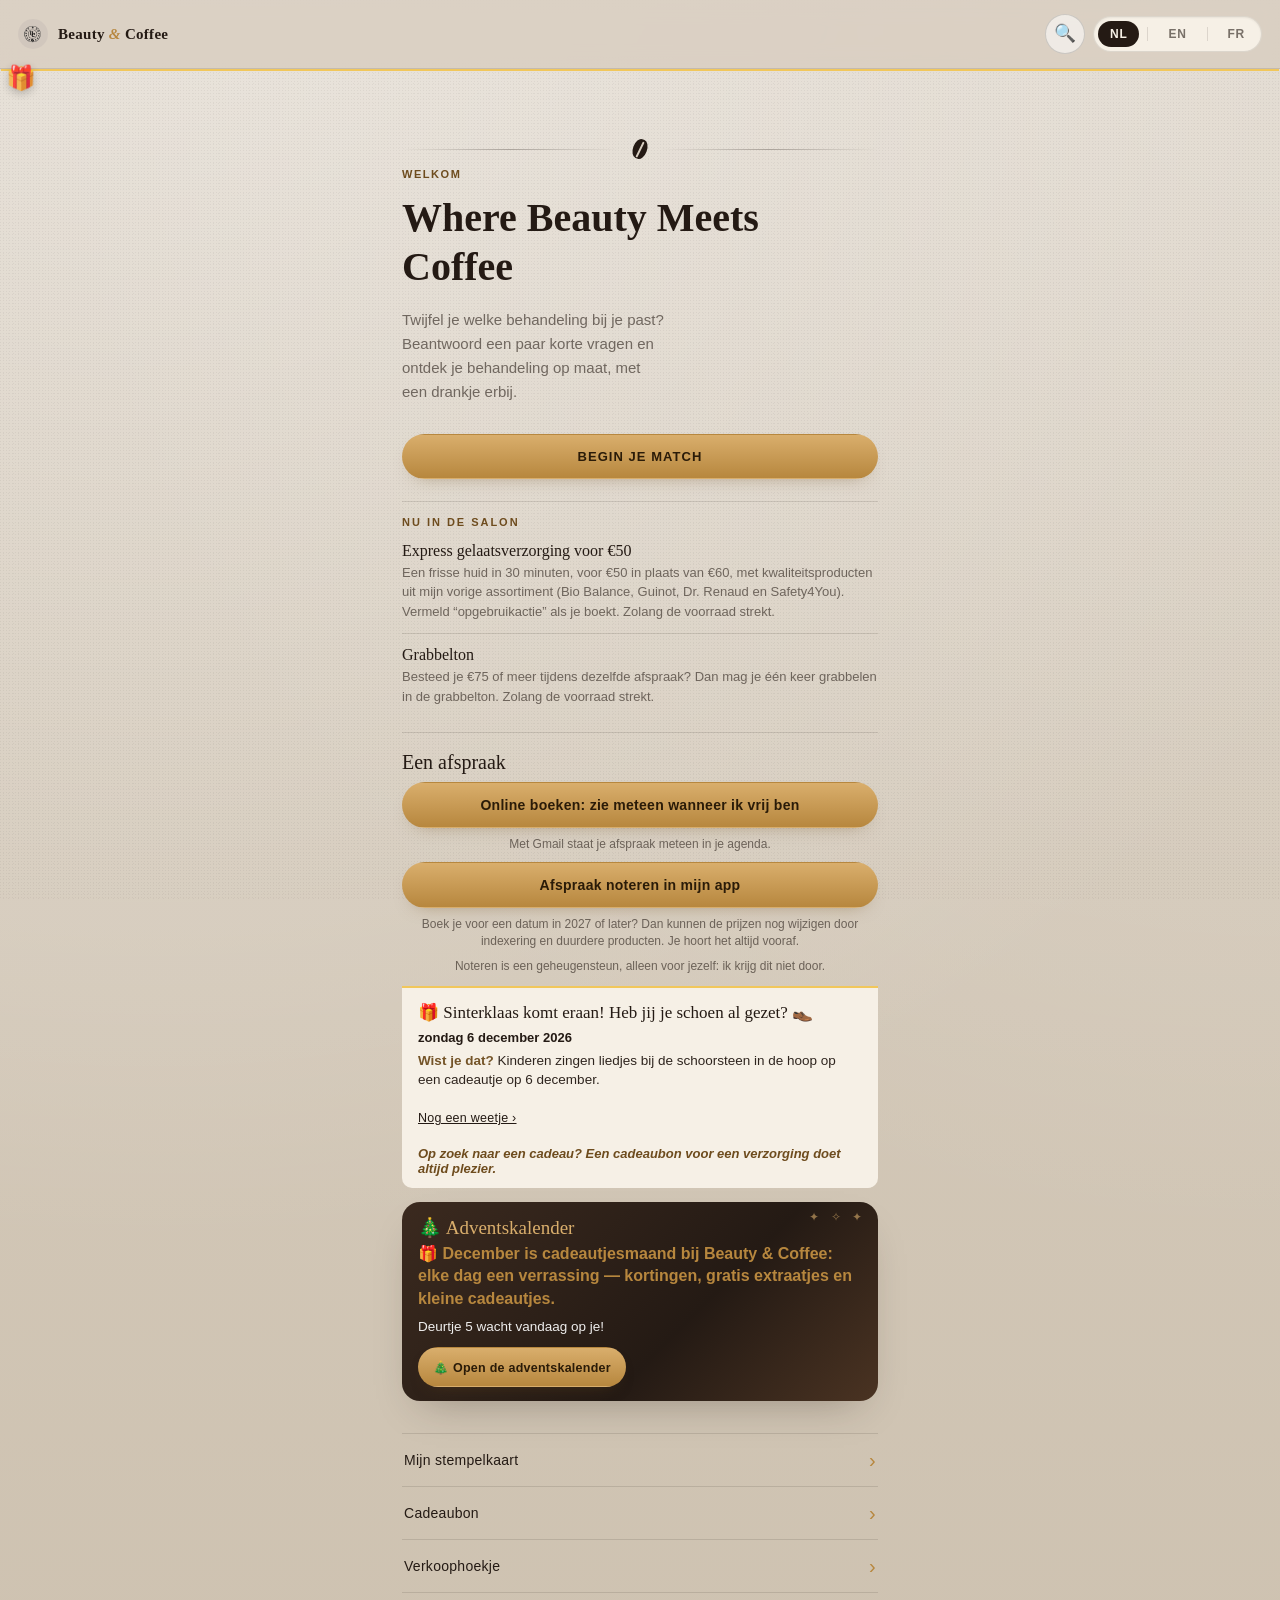
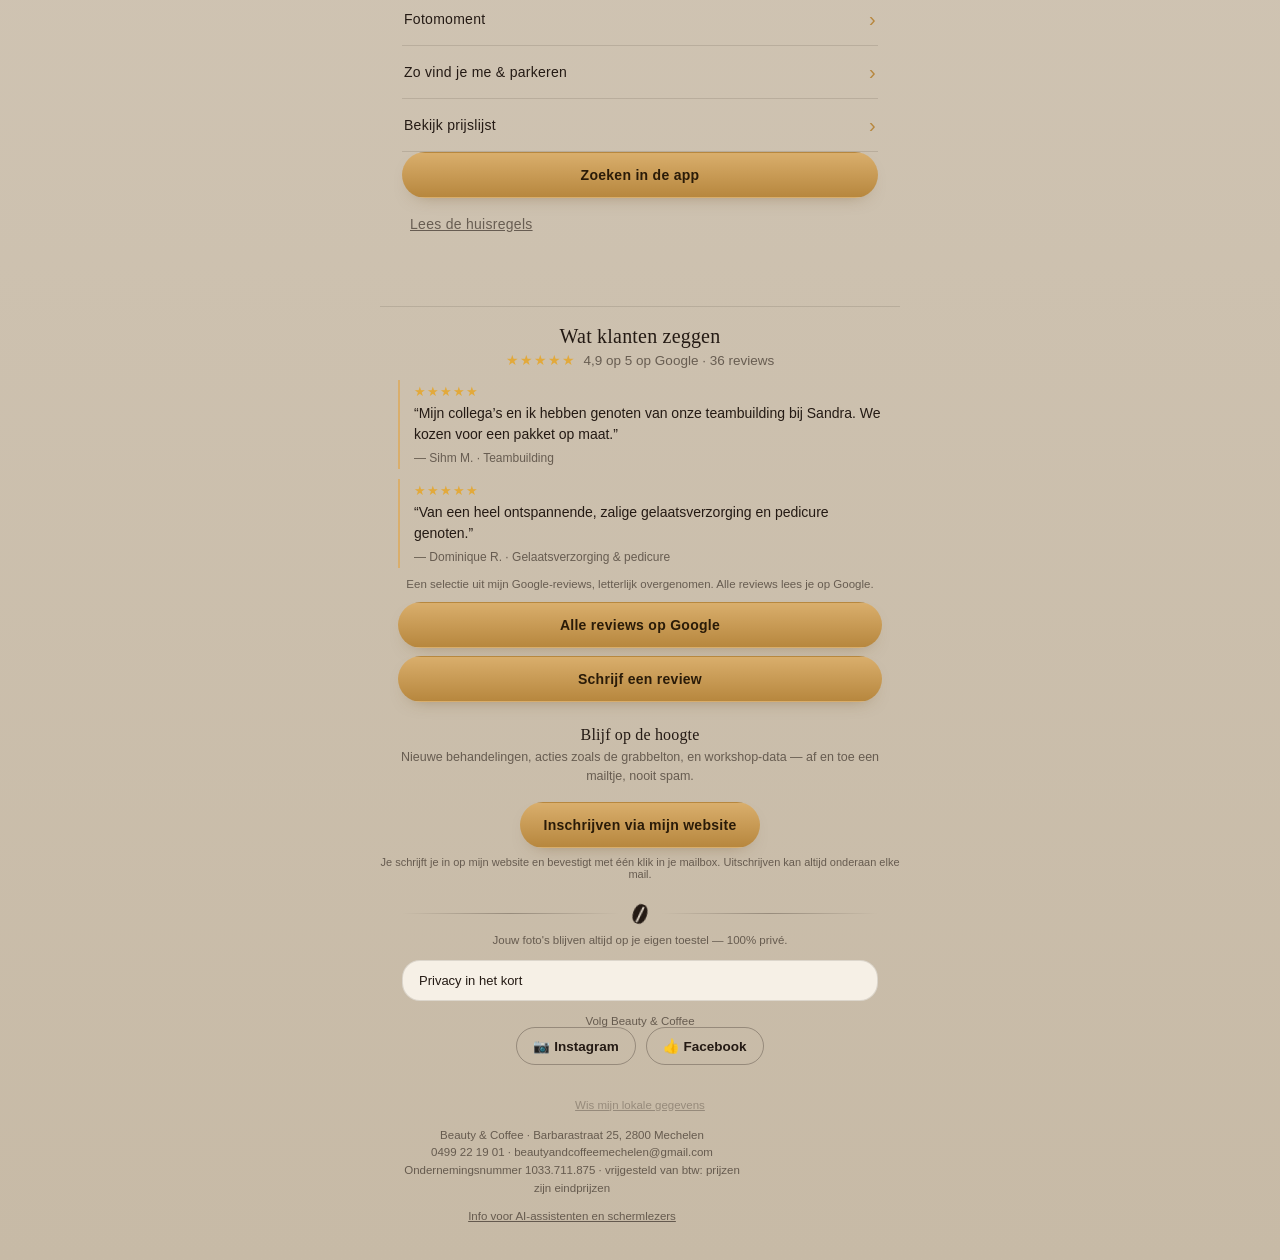
<file: index.html>
<!DOCTYPE html>
<html lang="nl">
<head>
<meta charset="UTF-8">
<!-- SECURITY: the browser only runs code from this site (+ statistics and the
     QR reader, pinned to one exact version). Injected scripts are blocked. -->
<meta http-equiv="Content-Security-Policy" content="default-src 'self'; script-src 'self' https://gc.zgo.at/count.js https://cdn.jsdelivr.net/npm/jsqr@1.4.0/dist/jsQR.js; style-src 'self' 'unsafe-inline' https://fonts.googleapis.com; font-src 'self' https://fonts.gstatic.com; img-src 'self' data: blob: https:; connect-src 'self' https://public-api.wordpress.com https://sanmakeupstudio.wordpress.com https://beautycoffee.goatcounter.com https://cdn.jsdelivr.net https://hook.eu1.make.com https://api.github.com; media-src 'self' blob:; worker-src 'self'; manifest-src 'self'; object-src 'none'; base-uri 'self'; form-action 'self' https: mailto:; frame-src 'none'; upgrade-insecure-requests">
<meta name="referrer" content="strict-origin-when-cross-origin">
<meta name="viewport" content="width=device-width, initial-scale=1.0, viewport-fit=cover">
<title>Beauty &amp; Coffee — Your Match</title>
<meta name="description" content="Where Beauty Meets Coffee — find your personal beverage &amp; treatment match.">
<meta name="theme-color" content="#D1C7BD">
<link rel="manifest" href="manifest.json">
<link rel="icon" href="assets/icon-192.png">
<link rel="apple-touch-icon" href="assets/icon-192.png">
<link rel="preconnect" href="https://fonts.googleapis.com">
<link rel="preconnect" href="https://fonts.gstatic.com" crossorigin>
<link href="https://fonts.googleapis.com/css2?family=Playfair+Display:ital,wght@0,500;0,600;0,700;1,500&family=Jost:wght@300;400;500;600&display=swap" rel="stylesheet">
<link rel="stylesheet" href="style.css">

<!--
  STATISTIEKEN — GoatCounter (account "beautycoffee", dashboard:
  https://beautycoffee.goatcounter.com). Telt anoniem bezoeken en acties;
  geen cookies, geen persoonsgegevens, dus geen cookiebanner nodig.
  Uitzetten? Verwijder gewoon deze <script>-regel.
-->
<script data-goatcounter="https://beautycoffee.goatcounter.com/count"
        async src="https://gc.zgo.at/count.js"></script>

<!-- AI-INFO:START (automatisch, tools/aiinfo.js) -->
<script type="application/ld+json">{"@context":"https://schema.org","@type":"BeautySalon","name":"Beauty & Coffee","alternateName":"Beauty & Coffee Mechelen","description":"Kleinschalige schoonheidssalon met specialty coffee in Mechelen. Enkel op afspraak.","url":"https://beautyandcoffeemechelen.github.io/","image":"https://beautyandcoffeemechelen.github.io/assets/logo-transparent.png","logo":"https://beautyandcoffeemechelen.github.io/assets/icon-512.png","telephone":"+32499221901","email":"beautyandcoffeemechelen@gmail.com","priceRange":"€2,5–€295","currenciesAccepted":"EUR","address":{"@type":"PostalAddress","streetAddress":"Barbarastraat 25","postalCode":"2800","addressLocality":"Mechelen","addressCountry":"BE"},"sameAs":["https://www.instagram.com/beauty_and_coffee_mechelen/"],"availableLanguage":["nl","en","fr"],"potentialAction":[{"@type":"ReserveAction","name":"Online een afspraak boeken","target":{"@type":"EntryPoint","urlTemplate":"https://calendar.app.google/TmLcen9zSQuZZjtEA","actionPlatform":["https://schema.org/MobileWebPlatform","https://schema.org/DesktopWebPlatform"]}},{"@type":"ReserveAction","name":"Afspraak aanvragen via WhatsApp","target":{"@type":"EntryPoint","urlTemplate":"https://wa.me/32499221901","actionPlatform":["https://schema.org/MobileWebPlatform","https://schema.org/DesktopWebPlatform"]}}],"hasOfferCatalog":{"@type":"OfferCatalog","name":"Prijslijst","itemListElement":[{"@type":"OfferCatalog","name":"Gelaatsverzorging","itemListElement":[{"@type":"Offer","itemOffered":{"@type":"Service","name":"Express gelaatsverzorging"},"price":"60","priceCurrency":"EUR"},{"@type":"Offer","itemOffered":{"@type":"Service","name":"Express gelaatsverzorging – opgebruikactie"},"price":"50","priceCurrency":"EUR"},{"@type":"Offer","itemOffered":{"@type":"Service","name":"Signature gelaatsverzorging"},"price":"85","priceCurrency":"EUR"},{"@type":"Offer","itemOffered":{"@type":"Service","name":"Fill Me Micro Infusie Treatment"},"price":"99","priceCurrency":"EUR"},{"@type":"Offer","itemOffered":{"@type":"Service","name":"Fruitzurenpeeling 4/26 Dr. Renaud"},"price":"100","priceCurrency":"EUR"},{"@type":"Offer","itemOffered":{"@type":"Service","name":"Huidvernieuwende Hydra Peeling pH"},"price":"100","priceCurrency":"EUR"},{"@type":"Offer","itemOffered":{"@type":"Service","name":"Lift Summum"},"price":"120","priceCurrency":"EUR"},{"@type":"Offer","itemOffered":{"@type":"Service","name":"Anti-Age"},"price":"125","priceCurrency":"EUR"}]},{"@type":"OfferCatalog","name":"Extra’s bij je gelaatsverzorging","itemListElement":[{"@type":"Offer","itemOffered":{"@type":"Service","name":"Handpeeling & -massage"},"price":"10","priceCurrency":"EUR"},{"@type":"Offer","itemOffered":{"@type":"Service","name":"LED-therapie"},"price":"10","priceCurrency":"EUR"},{"@type":"Offer","itemOffered":{"@type":"Service","name":"Ontharing wenkbrauwen"},"price":"15","priceCurrency":"EUR"},{"@type":"Offer","itemOffered":{"@type":"Service","name":"Ampul / serum"},"price":"5","priceCurrency":"EUR"},{"@type":"Offer","itemOffered":{"@type":"Service","name":"Peel-off masker"},"price":"15","priceCurrency":"EUR"},{"@type":"Offer","itemOffered":{"@type":"Service","name":"Collageenvliesmasker"},"price":"20","priceCurrency":"EUR"},{"@type":"Offer","itemOffered":{"@type":"Service","name":"Anti-aging paraffinemasker"},"price":"20","priceCurrency":"EUR"},{"@type":"Offer","itemOffered":{"@type":"Service","name":"Hot Stone gelaatsmassage"},"price":"20","priceCurrency":"EUR"},{"@type":"Offer","itemOffered":{"@type":"Service","name":"Touch-up dagmake-up na gelaatsverzorging"},"price":"25","priceCurrency":"EUR"}]},{"@type":"OfferCatalog","name":"Visagie (minerale / HD make-up)","itemListElement":[{"@type":"Offer","itemOffered":{"@type":"Service","name":"Touch-up dagmake-up na gelaatsverzorging"},"price":"25","priceCurrency":"EUR"},{"@type":"Offer","itemOffered":{"@type":"Service","name":"Avondmake-up / Party / Glam"},"price":"60","priceCurrency":"EUR"},{"@type":"Offer","itemOffered":{"@type":"Service","name":"Bridal proefmake-up"},"price":"65","priceCurrency":"EUR"},{"@type":"Offer","itemOffered":{"@type":"Service","name":"Bridal proefmake-up & bruidsmake-up"},"price":"135","priceCurrency":"EUR"},{"@type":"Offer","itemOffered":{"@type":"Service","name":"Huwelijksdag make-up, per persoon"},"price":"40","priceCurrency":"EUR"}]},{"@type":"OfferCatalog","name":"Brows (wenkbrauwen)","itemListElement":[{"@type":"Offer","itemOffered":{"@type":"Service","name":"Brow Tinting (kleuren haar)"},"price":"20","priceCurrency":"EUR"},{"@type":"Offer","itemOffered":{"@type":"Service","name":"Shaping (mappen en ontharen)"},"price":"25","priceCurrency":"EUR"},{"@type":"Offer","itemOffered":{"@type":"Service","name":"Henna Brows"},"price":"50","priceCurrency":"EUR"},{"@type":"Offer","itemOffered":{"@type":"Service","name":"Brow Lift"},"price":"75","priceCurrency":"EUR"}]},{"@type":"OfferCatalog","name":"Lashes (wimpers)","itemListElement":[{"@type":"Offer","itemOffered":{"@type":"Service","name":"Lash Tinting (kleuren wimpers)"},"price":"20","priceCurrency":"EUR"},{"@type":"Offer","itemOffered":{"@type":"Service","name":"Lash Lift met kleuring"},"price":"75","priceCurrency":"EUR"}]},{"@type":"OfferCatalog","name":"Manicure (handverzorging)","itemListElement":[{"@type":"Offer","itemOffered":{"@type":"Service","name":"Express manicure"},"price":"30","priceCurrency":"EUR"},{"@type":"Offer","itemOffered":{"@type":"Service","name":"Uitgebreide manicure"},"price":"35","priceCurrency":"EUR"},{"@type":"Offer","itemOffered":{"@type":"Service","name":"Kindermanicure"},"price":"20","priceCurrency":"EUR"},{"@type":"Offer","itemOffered":{"@type":"Service","name":"Supplement SPA manicure"},"price":"30","priceCurrency":"EUR"},{"@type":"Offer","itemOffered":{"@type":"Service","name":"Supplement verwijderen nagellak / gellak / BIAB"},"price":"20","priceCurrency":"EUR"},{"@type":"Offer","itemOffered":{"@type":"Service","name":"Supplement nagellak"},"price":"5","priceCurrency":"EUR"},{"@type":"Offer","itemOffered":{"@type":"Service","name":"Supplement gellak (soak-off)"},"price":"20","priceCurrency":"EUR"},{"@type":"Offer","itemOffered":{"@type":"Service","name":"Supplement BIAB (soak-off)"},"price":"25","priceCurrency":"EUR"}]},{"@type":"OfferCatalog","name":"Pedicure (voetverzorging)","itemListElement":[{"@type":"Offer","itemOffered":{"@type":"Service","name":"Express pedicure"},"price":"30","priceCurrency":"EUR"},{"@type":"Offer","itemOffered":{"@type":"Service","name":"Uitgebreide pedicure"},"price":"35","priceCurrency":"EUR"},{"@type":"Offer","itemOffered":{"@type":"Service","name":"Supplement ingegroeide nagel / copoline, per nagel"},"price":"5","priceCurrency":"EUR"},{"@type":"Offer","itemOffered":{"@type":"Service","name":"Supplement drukvrij leggen / foambescherming, per teen"},"price":"2.5","priceCurrency":"EUR"},{"@type":"Offer","itemOffered":{"@type":"Service","name":"Supplement SPA pedicure"},"price":"30","priceCurrency":"EUR"},{"@type":"Offer","itemOffered":{"@type":"Service","name":"Supplement nagellak"},"price":"5","priceCurrency":"EUR"},{"@type":"Offer","itemOffered":{"@type":"Service","name":"Supplement gellak (soak-off)"},"price":"20","priceCurrency":"EUR"},{"@type":"Offer","itemOffered":{"@type":"Service","name":"Supplement verwijderen nagellak / gellak"},"price":"20","priceCurrency":"EUR"}]},{"@type":"OfferCatalog","name":"Ontharing (waxen / threading / epileren)","itemListElement":[{"@type":"Offer","itemOffered":{"@type":"Service","name":"Kin"},"price":"10","priceCurrency":"EUR"},{"@type":"Offer","itemOffered":{"@type":"Service","name":"Bovenlip"},"price":"10","priceCurrency":"EUR"},{"@type":"Offer","itemOffered":{"@type":"Service","name":"Wenkbrauwen (zonder mapping / opschonen)"},"price":"15","priceCurrency":"EUR"},{"@type":"Offer","itemOffered":{"@type":"Service","name":"Oksels"},"price":"15","priceCurrency":"EUR"},{"@type":"Offer","itemOffered":{"@type":"Service","name":"Schouders"},"price":"15","priceCurrency":"EUR"},{"@type":"Offer","itemOffered":{"@type":"Service","name":"Buik"},"price":"20","priceCurrency":"EUR"},{"@type":"Offer","itemOffered":{"@type":"Service","name":"Borst"},"price":"25","priceCurrency":"EUR"},{"@type":"Offer","itemOffered":{"@type":"Service","name":"Onderbenen"},"price":"30","priceCurrency":"EUR"},{"@type":"Offer","itemOffered":{"@type":"Service","name":"Onderbenen & knieën"},"price":"40","priceCurrency":"EUR"},{"@type":"Offer","itemOffered":{"@type":"Service","name":"Rug"},"price":"40","priceCurrency":"EUR"},{"@type":"Offer","itemOffered":{"@type":"Service","name":"Borst & buik"},"price":"40","priceCurrency":"EUR"},{"@type":"Offer","itemOffered":{"@type":"Service","name":"Volledige benen"},"price":"50","priceCurrency":"EUR"}]},{"@type":"OfferCatalog","name":"Lichaamsverzorging & massage","itemListElement":[{"@type":"Offer","itemOffered":{"@type":"Service","name":"Cuppingmassage"},"price":"60","priceCurrency":"EUR"},{"@type":"Offer","itemOffered":{"@type":"Service","name":"Cupping Body Renewal"},"price":"120","priceCurrency":"EUR"},{"@type":"Offer","itemOffered":{"@type":"Service","name":"Zweedse full body massage"},"price":"70","priceCurrency":"EUR"},{"@type":"Offer","itemOffered":{"@type":"Service","name":"Zweedse rug-nek-schouder massage"},"price":"40","priceCurrency":"EUR"},{"@type":"Offer","itemOffered":{"@type":"Service","name":"Zweedse benen-voeten massage"},"price":"40","priceCurrency":"EUR"},{"@type":"Offer","itemOffered":{"@type":"Service","name":"Hot Stone Massage"},"price":"90","priceCurrency":"EUR"},{"@type":"Offer","itemOffered":{"@type":"Service","name":"Afslankingsmassage"},"price":"55","priceCurrency":"EUR"},{"@type":"Offer","itemOffered":{"@type":"Service","name":"Zuiverende rugbehandeling"},"price":"70","priceCurrency":"EUR"},{"@type":"Offer","itemOffered":{"@type":"Service","name":"Harmoniserende verzorging rug"},"price":"35","priceCurrency":"EUR"},{"@type":"Offer","itemOffered":{"@type":"Service","name":"Harmoniserende verzorging full body"},"price":"70","priceCurrency":"EUR"},{"@type":"Offer","itemOffered":{"@type":"Service","name":"Energetische rugpakking"},"price":"65","priceCurrency":"EUR"},{"@type":"Offer","itemOffered":{"@type":"Service","name":"Energetische lichaamspakking full body"},"price":"110","priceCurrency":"EUR"}]},{"@type":"OfferCatalog","name":"Beauty & Koffie workshops","itemListElement":[{"@type":"Offer","itemOffered":{"@type":"Service","name":"Teambuilding Beauty & Pamper Experience"},"price":"275","priceCurrency":"EUR"},{"@type":"Offer","itemOffered":{"@type":"Service","name":"Teambuilding Specialty Coffee Experience"},"price":"295","priceCurrency":"EUR"},{"@type":"Offer","itemOffered":{"@type":"Service","name":"Beauty & Skincare Workshop"},"price":"75","priceCurrency":"EUR"},{"@type":"Offer","itemOffered":{"@type":"Service","name":"Cat Eye & Magnetische Gellak Manicure Workshop"},"price":"85","priceCurrency":"EUR"},{"@type":"Offer","itemOffered":{"@type":"Service","name":"Barista Privéworkshop"},"price":"175","priceCurrency":"EUR"}]}]}}</script>
<link rel="alternate" type="text/markdown" href="llms.txt" title="Info voor AI-assistenten">
<!-- AI-INFO:END -->
</head>
<body>

<svg width="0" height="0" style="position:absolute" aria-hidden="true">
  <filter id="cartoonPosterize">
    <feComponentTransfer>
      <feFuncR type="discrete" tableValues="0 0.2 0.4 0.6 0.8 1"></feFuncR>
      <feFuncG type="discrete" tableValues="0 0.2 0.4 0.6 0.8 1"></feFuncG>
      <feFuncB type="discrete" tableValues="0 0.2 0.4 0.6 0.8 1"></feFuncB>
    </feComponentTransfer>
  </filter>
</svg>

<div class="grain"></div>

<!-- ===== TOP BAR ===== -->
<header class="topbar">
  <button type="button" class="topbar-back" id="topbarBack" data-action="back" hidden><span aria-hidden="true">‹</span> <span data-i18n="back_button">Terug</span></button>
  <div class="brand-mark">
    <img src="assets/icon-192.png" alt="Beauty & Coffee logo" class="brand-mark__logo">
    <span class="brand-mark__text">Beauty <span class="amp">&amp;</span> Coffee</span>
  </div>
  <button type="button" class="topbar-search" data-action="open-search" aria-label="Zoeken / Search / Rechercher">🔍</button>
  <div class="lang-toggle" role="group" aria-label="Language / Taal / Langue">
    <button type="button" class="lang-btn is-active" data-lang="nl" aria-pressed="true">NL</button>
    <span class="lang-toggle__divider" aria-hidden="true"></span>
    <button type="button" class="lang-btn" data-lang="en" aria-pressed="false">EN</button>
    <span class="lang-toggle__divider" aria-hidden="true"></span>
    <button type="button" class="lang-btn" data-lang="fr" aria-pressed="false">FR</button>
  </div>
</header>

<!-- ===== PROGRESS ===== -->
<nav class="progress" aria-label="Progress">
  <div class="progress__track"><div class="progress__fill" id="progressFill"></div></div>
</nav>

<div class="install-banner" id="installBanner" hidden>
  <span class="install-banner__icon" aria-hidden="true">📲</span>
  <div class="install-banner__text">
    <p class="install-banner__title" data-i18n="install_banner_title">Installeer Beauty &amp; Coffee</p>
    <p class="install-banner__sub" data-i18n="install_banner_sub">Voeg toe aan je beginscherm — geen App Store nodig.</p>
  </div>
  <button type="button" class="btn btn--primary install-banner__btn" data-action="install-app" data-i18n="install_banner_button">Installeren</button>
  <button type="button" class="install-banner__close" data-action="dismiss-install" aria-label="Sluiten">✕</button>
</div>
<div class="install-banner install-banner--ios" id="installBannerIOS" hidden>
  <span class="install-banner__icon" aria-hidden="true">📲</span>
  <div class="install-banner__text">
    <p class="install-banner__title" data-i18n="install_banner_title">Installeer Beauty &amp; Coffee</p>
    <p class="install-banner__sub" data-i18n="install_banner_ios_sub">Tik op ⬆️ Deel, dan op "Zet op beginscherm".</p>
  </div>
  <button type="button" class="install-banner__close" data-action="dismiss-install-ios" aria-label="Sluiten">✕</button>
</div>

<main class="app" id="app">

  <!-- WELCOME -->
  <section class="step is-active" data-step="welcome">
    <div class="bean-divider" aria-hidden="true"><span class="bean"></span></div>
    <h1 class="step__eyebrow" data-i18n="welcome_eyebrow">Welkom</h1>
    <h2 class="step__title step__title--hero" data-i18n="welcome_title">Waar schoonheid koffie ontmoet</h2>
    <p class="step__lede" data-i18n="welcome_lede">Beantwoord een paar korte vragen.</p>
    <button type="button" class="btn btn--primary btn--wide welcome-start" data-action="start" data-i18n="start_button">Begin je match</button>

    <div class="actions-block actions-block--welcome" id="actionsBlockWelcome"></div>
    <div class="acc-banner" id="accBanner" hidden></div>
    <div class="book-hub" id="bookHub">
      <p class="book-hub__title" data-i18n="hub_title">📅 Een afspraak</p>
      <div class="copy-name" data-copy-src="last" hidden><p class="copy-name__hint" data-i18n="copy_name_last">Je laatste match: kopieer de naam en plak hem bij het online boeken.</p><div class="copy-name__row"><span class="copy-name__text"></span><button type="button" class="btn btn--outline copy-name__btn" data-action="copy-name" data-i18n="copy_name_btn">📋 Kopieer</button></div></div>
      <a class="btn btn--primary btn--wide" id="hubOnline" href="#" target="_blank" rel="noopener noreferrer" data-action="online-book" data-online-src="welcome" data-i18n="hub_online" hidden>📅 Online boeken: zie meteen wanneer ik vrij ben</a>
      <p class="book-hub__hint online-gmail-hint" data-i18n="online_gmail_hint" hidden>Met Gmail staat je afspraak meteen in je agenda.</p>
      <button type="button" class="btn btn--primary btn--wide online-take" data-action="online-take" data-i18n="online_take_btn" hidden>✅ Geboekt? Neem je afspraak over in de app</button>
      <button type="button" class="btn btn--outline btn--wide" data-action="open-myappt" data-i18n="hub_note">📝 Afspraak noteren in mijn app</button>
      <p class="book-hub__hint" data-i18n="price_index_note">Boek je voor een datum in 2027 of later? Dan kunnen de prijzen nog wijzigen door indexering en duurdere producten. Je hoort het altijd vooraf.</p>
      <p class="book-hub__hint" data-i18n="hub_note_hint">Noteren is een geheugensteun, alleen voor jezelf: ik krijg dit niet door.</p>
    </div>

    <div class="season-card" id="seasonCard" hidden></div>
    <div class="advent-card" id="adventCard" hidden></div>
    <div class="appt-card" id="apptCard" hidden></div>
    <div class="returning-user" id="returningUserBlock" hidden></div>

    <button type="button" class="btn btn--outline btn--wide welcome-stampcard" data-action="open-stampcard" data-i18n="stampcard_button">☕ Mijn stempelkaart</button>
    <button type="button" class="btn btn--outline btn--wide welcome-giftcard" data-action="open-giftcard" data-i18n="gift_button">🎁 Cadeaubon</button>
    <div class="welcome-shop" data-shop-slot="welcome"></div>
    <div class="welcome-shop" id="welcomeAcc"></div>
    <button type="button" class="btn btn--outline btn--wide welcome-photomoment" data-action="open-photomoment" data-i18n="pm_button">📸 Fotomoment</button>
    <button type="button" class="btn btn--outline btn--wide welcome-findme" data-action="open-findme" data-i18n="findme_button">📍 Zo vind je me &amp; parkeren</button>
    <button type="button" class="btn btn--gold-outline btn--wide welcome-pricelist" data-action="open-pricelist" data-i18n="pricelist_button">💶 Bekijk prijslijst</button>
<button type="button" class="btn btn--outline btn--wide welcome-search" data-action="open-search" data-i18n="search_button">🔍 Zoeken in de app</button>
    <button type="button" class="btn btn--text welcome-houserules" data-action="open-houserules" data-i18n="houserules_button">📋 Lees de huisregels</button>
    <button type="button" class="btn btn--text" id="changeProfileLink" data-action="change-profile" data-i18n="change_profile_link" hidden>Niet jij? Pas je profiel aan</button>
  </section>

  <!-- PROFILE / AGE -->
  <section class="step" data-step="profile">
    <div class="step__head">
      <span class="step__eyebrow" data-i18n="step_profile_eyebrow">Stap 1 · Profiel</span>
      <h2 class="step__title" data-i18n="step_profile_title">Voor wie is deze match?</h2>
    </div>
    <div class="options options--mood" id="profileOptions"></div>
    <div class="step__nav">
      <button type="button" class="btn btn--ghost" data-action="back" data-i18n="back_button">Terug</button>
    </div>
  </section>

  <!-- AGE (man/vrouw only) -->
  <section class="step" data-step="age">
    <div class="step__head">
      <span class="step__eyebrow" data-i18n="step_age_eyebrow">Stap 2 · Leeftijd</span>
      <h2 class="step__title" data-i18n="step_age_title">Wat is je leeftijd?</h2>
    </div>
    <div class="options options--row" id="ageOptions"></div>
    <div class="step__nav">
      <button type="button" class="btn btn--ghost" data-action="back" data-i18n="back_button">Terug</button>
    </div>
  </section>

  <!-- SUN CHECK (man/vrouw only) -->
  <section class="step" data-step="sunCheck">
    <div class="step__head">
      <span class="step__eyebrow" data-i18n="step_sun_eyebrow">Stap 2 · Zon-check</span>
      <h2 class="step__title" data-i18n="step_sun_title">Zon-check</h2>
      <p class="step__hint" data-i18n="step_sun_hint">Zo houden we het veilig voor je huid.</p>
    </div>
    <div class="options options--row" id="sunOptions"></div>
    <p class="sun-fact" id="sunFact"></p>
    <div class="step__nav">
      <button type="button" class="btn btn--ghost" data-action="back" data-i18n="back_button">Terug</button>
    </div>
  </section>

  <!-- HEALTH CHECK (man/vrouw only) -->
  <section class="step" data-step="healthCheck">
    <div class="step__head">
      <span class="step__eyebrow" data-i18n="step_health_eyebrow">Stap 3 · Aandachtspunten</span>
      <h2 class="step__title" data-i18n="step_health_title">Nog iets dat we moeten weten?</h2>
      <p class="step__hint" data-i18n="step_health_hint">Volledig optioneel — helpt ons een veilige match te kiezen.</p>
    </div>
    <div class="options options--chip" id="healthChecklist"></div>

    <div class="refine-group">
      <h3 class="refine-group__title" data-i18n="allergy_title">Heb je een allergie? (optioneel)</h3>
      <p class="avoid-group__hint" data-i18n="allergy_hint">Dan houd ik er rekening mee bij de keuze van je behandeling en de producten.</p>
      <div class="options options--chip" id="allergyOptions"></div>
      <p class="avoid-group__hint" data-i18n="allergy_other">Een andere allergie? Vermeld ze gerust bij je boeking.</p>
    </div>

    <div class="refine-group">
      <h3 class="refine-group__title" data-i18n="diet_title">Sport je regelmatig en/of volg je een dieet? (Beide aanduiden kan)</h3>
      <div class="options options--row" id="dietOptions"></div>
    </div>

    <div class="step__nav">
      <button type="button" class="btn btn--ghost" data-action="back" data-i18n="back_button">Terug</button>
      <button type="button" class="btn btn--primary" data-action="to-mood" data-i18n="continue_button">Volgende</button>
    </div>
  </section>

  <!-- KIDS DRINK (kind only) -->
  <section class="step" data-step="kidsDrink">
    <div class="step__head">
      <span class="step__eyebrow" data-i18n="step_kidsdrink_eyebrow">Stap 2 · Drankje</span>
      <h2 class="step__title" data-i18n="step_kidsdrink_title">Welk drankje erbij?</h2>
    </div>
    <div class="options options--row" id="kidsDrinkOptions"></div>
    <div class="step__nav">
      <button type="button" class="btn btn--ghost" data-action="back" data-i18n="back_button">Terug</button>
    </div>
  </section>

  <!-- MOOD -->
  <!-- GERICHTE MATCH (v155): pick a kind of treatment, or let the mood decide -->
  <section class="step" data-step="focus">
    <div class="step__head">
      <span class="step__eyebrow" data-i18n="focus_eyebrow">Stap 3 · Wat zoek je?</span>
      <h2 class="step__title" data-i18n="focus_title">Weet je al ongeveer wat je wil?</h2>
      <p class="step__hint" data-i18n="focus_hint">Kies een soort behandeling en beantwoord een paar korte vragen, dan zoek ik de behandeling die het best bij jouw wensen past.</p>
    </div>
    <div class="options options--mood" id="focusOptions"></div>
    <div class="step__nav">
      <button type="button" class="btn btn--ghost" data-action="back" data-i18n="back_button">Terug</button>
    </div>
  </section>
  <section class="step" data-step="focuswish">
    <div class="step__head">
      <span class="step__eyebrow" data-i18n="focuswish_eyebrow">Stap 3 · Jouw wensen</span>
      <h2 class="step__title" id="focusWishTitle"></h2>
    </div>
    <div id="focusQuestions"></div>
    <div class="step__nav">
      <button type="button" class="btn btn--ghost" data-action="back" data-i18n="back_button">Terug</button>
      <button type="button" class="btn btn--primary" data-action="focus-next" data-i18n="continue_button">Volgende</button>
    </div>
  </section>

  <section class="step" data-step="mood">
    <div class="step__head">
      <span class="step__eyebrow" data-i18n="step1_eyebrow">Stap 3 · Stemming</span>
      <h2 class="step__title" data-i18n="step1_title">Waar heb je vandaag zin in?</h2>
    </div>
    <div class="avoid-group">
      <p class="avoid-group__title" data-i18n="avoid_title">Liever niet? (optioneel)</p>
      <p class="avoid-group__hint" data-i18n="avoid_hint">Tik aan wat je níet wil, dan stellen we het ook niet voor.</p>
      <div class="options options--chip" id="avoidOptions"></div>
    </div>
    <div class="options options--mood" id="moodOptions"></div>
    <div class="complaint-field">
      <label for="complaintInput" data-i18n="complaint_label">Wil je iets kwijt over waar je last van hebt of aan wil werken? (optioneel)</label>
      <textarea id="complaintInput" rows="2" data-i18n-placeholder="complaint_placeholder" placeholder="Bv. mijn rug staat helemaal vast, of ik heb dringend nood aan ontspanning..."></textarea>
    </div>
    <div class="step__nav">
      <button type="button" class="btn btn--ghost" data-action="back" data-i18n="back_button">Terug</button>
    </div>
  </section>

  <!-- BEVERAGE CATEGORY -->
  <section class="step" data-step="category">
    <div class="step__head">
      <span class="step__eyebrow" data-i18n="step2_eyebrow">Stap 4 · Drankcategorie</span>
      <h2 class="step__title" data-i18n="step2_title">Kies je drank</h2>
    </div>
    <div class="options options--row" id="categoryOptions"></div>
    <div class="step__nav">
      <button type="button" class="btn btn--ghost" data-action="back" data-i18n="back_button">Terug</button>
    </div>
  </section>

  <!-- TEMPERATURE (hot / iced) -->
  <section class="step" data-step="temperature">
    <div class="step__head">
      <span class="step__eyebrow" data-i18n="step_temp_eyebrow">Stap 5 · Warm of koud</span>
      <h2 class="step__title" data-i18n="step_temp_title">Warm of koud?</h2>
    </div>
    <div class="options options--row" id="temperatureOptions"></div>
    <p class="step__hint" id="temperatureHint" hidden></p>
    <div class="step__nav">
      <button type="button" class="btn btn--ghost" data-action="back" data-i18n="back_button">Terug</button>
    </div>
  </section>

  <!-- CAFFEINE -->
  <section class="step" data-step="caffeine">
    <div class="step__head">
      <span class="step__eyebrow" data-i18n="step3_eyebrow">Stap 6 · Cafeïne</span>
      <h2 class="step__title" data-i18n="step3_title">Met of zonder pit?</h2>
    </div>
    <div class="options options--row" id="caffeineOptions"></div>
    <div class="step__nav">
      <button type="button" class="btn btn--ghost" data-action="back" data-i18n="back_button">Terug</button>
    </div>
  </section>

  <!-- TOPPINGS -->
  <section class="step" data-step="toppings">
    <div class="step__head">
      <span class="step__eyebrow" data-i18n="step4_eyebrow">Stap 6 · Verfijning</span>
      <h2 class="step__title" data-i18n="step4_title">Maak 'm helemaal van jou</h2>
      <p class="step__hint" data-i18n="step4_hint">Optioneel.</p>
    </div>
    <div class="refine-group" id="milkGroup">
      <h3 class="refine-group__title" data-i18n="milk_title">Melk</h3>
      <div class="options options--chip" id="milkOptions"></div>
    </div>
    <div class="refine-group">
      <h3 class="refine-group__title" data-i18n="extras_title">Zoetstoffen &amp; extra's</h3>
      <div class="options options--chip options--chip-multi" id="extrasOptions"></div>
    </div>
    <div class="step__nav">
      <button type="button" class="btn btn--ghost" data-action="back" data-i18n="back_button">Terug</button>
      <button type="button" class="btn btn--primary" data-action="to-context" data-i18n="continue_button">Volgende</button>
    </div>
  </section>

  <!-- CONTEXT: SALON VS THUIS -->
  <section class="step" data-step="context">
    <div class="step__head">
      <span class="step__eyebrow" data-i18n="step_context_eyebrow">Bijna klaar</span>
      <h2 class="step__title" data-i18n="step_context_title">Waar ben je nu?</h2>
    </div>
    <div class="options options--mood" id="contextOptions"></div>
    <div class="step__nav">
      <button type="button" class="btn btn--ghost" data-action="back" data-i18n="back_button">Terug</button>
    </div>
  </section>

  <!-- PHOTO -->
  <section class="step" data-step="photo">
    <div class="step__head">
      <span class="step__eyebrow" data-i18n="step5_eyebrow">Deel je moment</span>
      <h2 class="step__title" data-i18n="step5_title">Voeg een foto toe aan je gedeelde moment</h2>
      <p class="step__hint" data-i18n="step5_hint">Optioneel — voeg een foto toe van jou en je Beauty & Coffee moment. Alles blijft op jouw toestel.</p>
    </div>

    <div class="home-noticecard home-noticecard--compact" id="photoHomeBlock" hidden>
      <p data-i18n="home_no_photo_text">Geen foto bij de hand? Geen probleem — je kunt deze stap ook overslaan.</p>
      <button type="button" class="btn btn--text" data-action="finish-photo" data-i18n="skip_photo_button">Sla deze stap over</button>
    </div>

    <div class="photo-stage" id="photoStage">
      <video id="cameraVideo" class="photo-stage__video" playsinline autoplay muted hidden></video>
      <canvas id="liveFilterCanvas" class="photo-stage__live" hidden></canvas>
      <canvas id="captureCanvas" class="photo-stage__canvas" hidden></canvas>
      <img id="photoPreview" class="photo-stage__preview" alt="" hidden>
      <div class="photo-stage__placeholder" id="photoPlaceholder">
        <p data-i18n="camera_starting">Camera wordt gestart…</p>
      </div>
      <button type="button" class="camera-switch-btn" id="switchCameraBtn" data-action="switch-camera" hidden aria-label="Switch camera">🔄</button>
      <div class="camera-zoom" id="cameraZoomWrap" hidden>
        <button type="button" class="camera-zoom__btn" data-action="cam-zoom-out" aria-label="Zoom out">−</button>
        <input type="range" id="cameraZoom" class="camera-zoom__range" min="1" max="4" step="0.01" value="1" aria-label="Zoom">
        <button type="button" class="camera-zoom__btn" data-action="cam-zoom-in" aria-label="Zoom in">+</button>
      </div>
    </div>

    <!-- crop / zoom / rotate editor -->
    <div class="photo-editor" id="photoEditor" hidden>
      <canvas id="editorCanvas" class="photo-editor__canvas" width="1080" height="1350"></canvas>
      <p class="photo-editor__hint" data-i18n="editor_hint">Sleep om te verplaatsen, gebruik de schuif om in of uit te zoomen.</p>
      <div class="photo-editor__controls">
        <button type="button" class="btn btn--outline btn--sm" data-action="editor-rotate">↻ <span data-i18n="rotate_button">Draaien</span></button>
        <span class="photo-editor__zoom-icon" aria-hidden="true">🔍</span>
        <input type="range" id="editorZoom" class="photo-editor__zoom" min="1" max="3" step="0.01" value="1">
      </div>
      <div class="photo-actions">
        <button type="button" class="btn btn--primary" data-action="editor-confirm" data-i18n="editor_confirm_button">Gebruik deze foto</button>
        <button type="button" class="btn btn--ghost" data-action="editor-cancel" data-i18n="editor_cancel_button">Annuleren</button>
      </div>
    </div>

    <div class="refine-group" id="filterRow">
      <h3 class="refine-group__title" data-i18n="filter_title">Filter</h3>
      <div class="options options--chip" id="filterOptions"></div>
    </div>

    <div class="photo-actions" id="photoActionsCamera" hidden>
      <button type="button" class="btn btn--primary btn--shutter" data-action="snap-photo" data-i18n="snap_button">Klik</button>
      <button type="button" class="btn btn--ghost" data-action="cancel-camera" data-i18n="cancel_button">Annuleren</button>
    </div>
    <button type="button" class="btn btn--text" id="uploadInsteadBtn" data-action="upload-photo" data-i18n="upload_instead_button" hidden>Of upload liever een foto</button>

    <div class="photo-actions" id="photoActionsIdle" hidden>
      <button type="button" class="btn btn--primary" data-action="open-camera" data-i18n="camera_button">Maak foto</button>
      <button type="button" class="btn btn--outline" data-action="upload-photo" data-i18n="upload_button">Upload foto</button>
      <input type="file" id="fileInput" aria-label="Foto" accept="image/*" hidden>
    </div>

    <div class="photo-actions" id="photoActionsRetake" hidden>
      <button type="button" class="btn btn--outline" data-action="edit-photo" data-i18n="edit_photo_button">Bijsnijden</button>
      <button type="button" class="btn btn--outline" data-action="retake" data-i18n="retake_button">Andere foto</button>
    </div>

    <div class="step__nav">
      <button type="button" class="btn btn--ghost" data-action="back" data-i18n="back_button">Terug</button>
      <button type="button" class="btn btn--primary" data-action="finish-photo" id="generateBtn" data-i18n="finish_photo_button">Klaar</button>
    </div>
  </section>

  <!-- LOADING -->
  <section class="step" data-step="loading">
    <div class="brewing">
      <div class="brewing__cup" aria-hidden="true">
        <span class="steam s1"></span><span class="steam s2"></span><span class="steam s3"></span>
      </div>
      <p class="brewing__text" data-i18n="brewing_text">Jouw persoonlijke match wordt gezet…</p>
    </div>
  </section>

  <!-- RESULT -->
  <section class="step" data-step="result">
    <div class="bean-divider" aria-hidden="true"><span class="bean"></span></div>
    <h2 class="step__title" id="resultTitle" data-i18n="result_title">Jouw Beauty &amp; Coffee match</h2>
    <div class="result-edit">
      <button type="button" class="btn btn--outline btn--sm" data-action="edit-answers" data-i18n="edit_answers_button">✏️ Antwoorden aanpassen</button>
      <button type="button" class="btn btn--outline btn--sm" data-action="restart" data-i18n="restart_button">Opnieuw beginnen</button>
    </div>

    <div class="result-card" id="resultCardWrap">
      <canvas id="resultCanvas" class="result-card__canvas"></canvas>
    </div>

    <div class="result-details" id="resultDetails"></div>
    <div class="upsell-card" id="upsellCard"></div>
    <div class="match-tools" id="matchTools"></div>
    <div class="result-blocks" id="resultBlocks"></div>
    <div class="skinfact" id="skinFactCard"></div>

    <div class="loyalty" id="loyaltyBlock"></div>

    <div id="actionsBlock"></div>

    <div class="practical-info">
      <p class="practical-info__title" data-i18n="practical_info_title">📍 Praktisch om te weten</p>
      <p data-i18n="practical_info_hours">Momenteel enkel bereikbaar in het weekend, en af en toe op een avond of feestdag — geen afspraken op weekdagen en (tijdelijk) geen huisbezoeken, wegens avondopleiding.</p>
      <p data-i18n="practical_info_parking"></p>
      <a class="route-map" href="https://www.google.com/maps/dir/?api=1&amp;destination=Beauty%20%26%20Coffee%2C%20Barbarastraat" target="_blank" rel="noopener noreferrer" data-action-track="route">
        <img src="assets/route-map.svg" alt="" width="789" height="658" loading="lazy">
        <span class="route-map__caption" data-i18n="route_map_caption">Tik op het kaartje voor de route in Google Maps.</span>
      </a>
      <a class="btn btn--outline practical-info__route" href="https://www.google.com/maps/dir/?api=1&amp;destination=Beauty%20%26%20Coffee%2C%20Barbarastraat" target="_blank" rel="noopener noreferrer" data-i18n="practical_info_route">🗺️ Route in Google Maps</a>
    </div>

    <div class="social-links social-links--result" id="socialLinksResult"></div>

    <div class="rules-teaser" id="houseRulesTeaser"></div>

    <div class="book-box" id="bookBox">
      <p class="book-box__title" data-i18n="book_box_title">📅 Deze afspraak maken</p>
      <div class="copy-name" data-copy-src="result" hidden><p class="copy-name__hint" data-i18n="copy_name_hint">Online boeken? Kopieer de naam van je behandeling en plak hem bij het boeken, dan weet ik meteen wat je kiest. Via WhatsApp of e-mail staat de naam al vanzelf in je bericht.</p><div class="copy-name__row"><span class="copy-name__text"></span><button type="button" class="btn btn--outline copy-name__btn" data-action="copy-name" data-i18n="copy_name_btn">📋 Kopieer</button></div></div>
      <a class="btn btn--primary btn--wide" id="bookOnlineCta" href="#" target="_blank" rel="noopener noreferrer" data-action="online-book" data-online-src="result" hidden data-i18n="book_online_button">📅 Kies zelf een moment (online boeken)</a>
      <p class="book-hub__hint online-gmail-hint" data-i18n="online_gmail_hint" hidden>Met Gmail staat je afspraak meteen in je agenda.</p>
      <button type="button" class="btn btn--primary btn--wide online-take" data-action="online-take" data-i18n="online_take_btn" hidden>✅ Geboekt? Neem je afspraak over in de app</button>
      <p class="book-hub__hint" data-i18n="price_index_note">Boek je voor een datum in 2027 of later? Dan kunnen de prijzen nog wijzigen door indexering en duurdere producten. Je hoort het altijd vooraf.</p>
      <details class="book-alt" id="bookAlt">
        <summary data-i18n="book_alt_summary">💬 Liever via WhatsApp of e-mail?</summary>
        <div class="slot-picker" id="slotPicker"></div>
        <a class="btn btn--outline btn--wide" id="bookWhatsappCta" href="#" target="_blank" rel="noopener noreferrer" data-i18n="book_whatsapp_button">💬 Boek deze afspraak via WhatsApp</a>
        <a class="btn btn--outline btn--wide" id="bookEmailCta" href="#" data-i18n="book_email_button">📩 Boek deze afspraak per mail</a>
      </details>
    </div>

    <div class="result-actions" id="resultActionsSalon">
      <button type="button" class="btn btn--outline btn--wide" data-action="open-photo-share" data-i18n="add_photo_button">📸 Voeg een foto toe aan je moment</button>
      <button type="button" class="btn btn--primary btn--wide" data-action="share" data-i18n="share_button">Deel jouw match</button>
      <button type="button" class="btn btn--outline btn--wide" data-action="download" data-i18n="download_button">Download afbeelding</button>
      <button type="button" class="btn btn--outline btn--wide" data-action="add-reminder" data-i18n="reminder_button">📅 Zet een herinnering in mijn agenda</button>
      <button type="button" class="btn btn--gold-outline btn--wide" id="menuCta" data-action="open-pricelist" data-i18n="menu_cta">Bekijk menu &amp; prijzen</button>
      <button type="button" class="btn btn--text" data-action="restart" data-i18n="restart_button">Opnieuw beginnen</button>
    </div>
  </section>

  <!-- HOUSE RULES -->
  <!-- ADVENT CALENDAR (1–25 December, see ADVENT in data.js) -->
  <section class="step" data-step="advent">
    <div class="step__head">
      <h2 class="step__title" data-i18n="adv_title">Adventskalender</h2>
      <p class="advent-tagline" data-i18n="adv_tagline"></p>
      <p class="step__hint" data-i18n="adv_intro"></p>
    </div>
    <div id="adventBody"></div>
    <div class="step__nav">
      <button type="button" class="btn btn--ghost" data-action="back" data-i18n="back_button">Terug</button>
    </div>
  </section>

  <!-- STAMP CARD (reachable from the welcome screen, no match needed) -->
  <section class="step" data-step="stampcard">
    <div class="step__head">
      <h2 class="step__title" data-i18n="stampcard_title">Mijn stempelkaart</h2>
      <p class="step__hint" data-i18n="stampcard_intro"></p>
    </div>
    <div class="loyalty" id="loyaltyBlockStandalone"></div>
    <div class="step__nav">
      <button type="button" class="btn btn--ghost" data-action="back" data-i18n="back_button">Terug</button>
    </div>
  </section>

  <!-- GIFT CARDS (v183): my vouchers, buy one, Sandra's register — link: …/#cadeaubon -->
  <!-- ZOEKEN (v213): search the whole app -->
  <section class="step" data-step="search">
    <div class="step__head">
      <h2 class="step__title" id="gsTitle">Zoeken</h2>
      <p class="step__hint" id="gsHint"></p>
    </div>
    <input type="search" id="gsInput" class="price-search" autocomplete="off" aria-label="Search">
    <div id="gsResults"></div>
    <div class="step__nav">
      <button type="button" class="btn btn--ghost" data-action="back" data-i18n="back_button">Terug</button>
    </div>
  </section>

  <!-- VERKOOPHOEKJE (v201): products for sale, managed in the app by the salon -->
  <section class="step" data-step="shop">
    <div class="step__head">
      <h2 class="step__title" id="shopTitle">Verkoophoekje</h2>
      <p class="step__hint" id="shopIntro"></p>
    </div>
    <div id="shopBody"></div>
    <input type="file" id="shPhoto" accept="image/*" hidden>
    <div class="step__nav">
      <button type="button" class="btn btn--ghost" data-action="back" data-i18n="back_button">Terug</button>
    </div>
  </section>

  <section class="step" data-step="giftcard">
    <div class="step__head">
      <h2 class="step__title" data-i18n="gift_title">Cadeaubon</h2>
      <p class="step__hint" data-i18n="gift_intro"></p>
      <div class="shop-linkrow" data-shop-slot></div>
    </div>
    <div id="giftBody"></div>
    <div class="step__nav">
      <button type="button" class="btn btn--ghost" data-action="back" data-i18n="back_button">Terug</button>
    </div>
  </section>

  <!-- FIND ME: parking + map + route (welcome button, #route link) -->
  <section class="step" data-step="findme">
    <div class="step__head">
      <h2 class="step__title" data-i18n="findme_title">Zo vind je me</h2>
    </div>
    <div id="findMeBody"></div>
    <div class="step__nav">
      <button type="button" class="btn btn--ghost" data-action="back" data-i18n="back_button">Terug</button>
    </div>
  </section>

  <!-- PHOTO MOMENT (no questionnaire): pick treatment (+ drink) -> photo -> story card -->
  <section class="step" data-step="photopick">
    <div class="step__head">
      <h2 class="step__title" data-i18n="pm_title">Fotomoment</h2>
      <p class="step__hint" data-i18n="pm_hint"></p>
    </div>
    <p class="pm-label" id="pmTreatLbl" data-i18n="pm_treatment_label">Welke behandeling kreeg je?</p>
    <div class="options options--chip" id="pmTreatCats"></div>
    <input type="text" id="pmTreatText" aria-labelledby="pmTreatLbl" class="pm-input" maxlength="40" autocomplete="off">
    <p class="pm-label" id="pmDrinkLbl" data-i18n="pm_drink_label">En welk drankje? (optioneel)</p>
    <div class="options options--chip" id="pmDrinkCats"></div>
    <input type="text" id="pmDrinkText" aria-labelledby="pmDrinkLbl" class="pm-input" maxlength="40" autocomplete="off">
    <button type="button" class="btn btn--primary btn--wide" data-action="to-photo-quick" data-i18n="pm_next">Naar de foto</button>
    <div class="step__nav">
      <button type="button" class="btn btn--ghost" data-action="back" data-i18n="back_button">Terug</button>
    </div>
  </section>

  <section class="step" data-step="photoshare">
    <div class="step__head">
      <h2 class="step__title" data-i18n="pm_share_title">Jouw Beauty &amp; Coffee moment</h2>
      <p class="step__hint" data-i18n="pm_share_hint"></p>
    </div>
    <div class="result-card"><canvas id="quickCanvas" class="result-card__canvas"></canvas></div>
    <div class="pm-share-actions">
      <button type="button" class="btn btn--primary btn--wide" data-action="share" data-i18n="pm_share_button">Delen (Instagram, WhatsApp…)</button>
      <button type="button" class="btn btn--outline btn--wide" data-action="download" data-i18n="pm_download_button">Bewaar foto</button>
    </div>
    <div class="step__nav">
      <button type="button" class="btn btn--ghost" data-action="back" data-i18n="back_button">Terug</button>
    </div>
  </section>

  <!-- MY APPOINTMENT: a client who already booked enters it herself -->
  <section class="step" data-step="myappt">
    <div class="step__head">
      <h2 class="step__title" data-i18n="appt_title">Mijn afspraak</h2>
      <p class="step__hint" data-i18n="appt_hint"></p>
      <p class="appt-online-hint" id="apptOnlineHint" data-i18n="online_take_hint" hidden></p>
      <a class="btn btn--text appt-book-online" id="apptBookOnline" href="#" target="_blank" rel="noopener noreferrer" data-action="online-book" data-online-src="myappt" data-i18n="appt_book_online" hidden>Nog geen afspraak? Boek online →</a>
    </div>
    <div class="appt-row">
      <label class="pm-label" for="apptDate" data-i18n="appt_date">Datum</label>
      <input type="date" id="apptDate" class="pm-input">
      <label class="pm-label" for="apptTime" data-i18n="appt_time">Uur</label>
      <input type="time" id="apptTime" class="pm-input" step="900">
    </div>
    <p class="pm-label" id="apptTreatLbl" data-i18n="appt_treatment">Welke behandeling of workshop?</p>
    <div class="options options--chip" id="apptTreatCats"></div>
    <input type="text" id="apptTreatText" aria-labelledby="apptTreatLbl" class="pm-input" maxlength="40" autocomplete="off">
    <button type="button" class="btn btn--primary btn--wide" data-action="save-appt" data-i18n="appt_save">Bewaar mijn afspraak</button>
    <button type="button" class="btn btn--text" data-action="delete-appt" id="apptDeleteBtn" data-i18n="appt_delete" hidden>Afspraak verwijderen</button>
    <div class="step__nav">
      <button type="button" class="btn btn--ghost" data-action="back" data-i18n="back_button">Terug</button>
    </div>
  </section>

  <!-- INGREDIENTS & ALLERGIES (ingredients.js) — link: …/#ingredienten -->
  <section class="step" data-step="ingredients">
    <div class="step__head">
      <h2 class="step__title" data-i18n="ingr_title">Ingrediënten &amp; allergieën</h2>
      <p class="step__hint" data-i18n="ingr_intro">Zoek een allergie en zie welke producten je moet overslaan of vervangen.</p>
    </div>
    <div id="ingrBody" class="ingr"></div>
    <div class="step__nav">
      <button type="button" class="btn btn--ghost" data-action="back" data-i18n="back_button">Terug</button>
    </div>
  </section>

  <section class="step" data-step="houserules">
    <div class="step__head">
      <h2 class="step__title" data-i18n="houserules_title">Huisregels</h2>
      <p class="step__hint" data-i18n="houserules_intro">Zodat we samen zorgen voor een aangename en professionele afspraak.</p>
    </div>
    <div id="houseRulesBody" class="price-list"></div>
    <div class="price-contact">
      <p class="price-contact__title" data-i18n="houserules_cancel_title">Annuleren of verplaatsen?</p>
      <p class="price-contact__hint" data-i18n="houserules_cancel_text">Bel of sms uiterlijk 1 uur voor je afspraak:</p>
      <a class="btn btn--primary btn--wide" id="rulesPhone" href="tel:+32499221901">📞 +32 499 22 19 01</a>
      <p class="rules-thanks" data-i18n="houserules_thanks"></p>
    </div>
    <button type="button" class="btn btn--outline btn--wide" id="rulesIngrLink" data-action="open-ingredients" data-i18n="ingr_open_btn" hidden>🧾 Ingrediënten &amp; allergieën</button>
    <div class="step__nav">
      <button type="button" class="btn btn--ghost" data-action="back" data-i18n="back_button">Terug</button>
    </div>
  </section>

  <!-- PRICE LIST -->
  <section class="step" data-step="pricelist">
    <div class="step__head">
      <h2 class="step__title" data-i18n="pricelist_title">Prijslijst</h2>
      <p class="step__hint" data-i18n="pricelist_intro">Prijzen vanaf 1/06/2026. Behandelingen enkel op afspraak.</p>
      <div class="shop-linkrow" data-shop-slot></div>
    </div>
    <input type="search" id="priceSearch" class="price-search" autocomplete="off" aria-label="Search">
    <div class="price-cats" id="priceCats" role="tablist"></div>
    <div id="priceListBody" class="price-list"></div>
    <div class="price-contact">
      <p class="price-contact__title" data-i18n="pricelist_contact_title">Een afspraak maken?</p>
      <p class="price-contact__hint" data-i18n="practical_info_hours">Momenteel enkel bereikbaar in het weekend.</p>
      <a class="btn btn--gold-outline btn--wide" id="priceOnline" href="#" target="_blank" rel="noopener noreferrer" data-action="online-book" data-online-src="price" hidden data-i18n="book_online_button">📅 Kies zelf een moment (online boeken)</a>
      <p class="book-hub__hint online-gmail-hint" data-i18n="online_gmail_hint" hidden>Met Gmail staat je afspraak meteen in je agenda.</p>
      <button type="button" class="btn btn--primary btn--wide online-take" data-action="online-take" data-i18n="online_take_btn" hidden>✅ Geboekt? Neem je afspraak over in de app</button>
      <a class="btn btn--primary btn--wide" id="priceWhatsapp" href="#" target="_blank" rel="noopener noreferrer" data-i18n="pricelist_wa_button">💬 Stuur een WhatsApp</a>
      <a class="btn btn--outline btn--wide" id="priceMail" href="#" data-i18n="pricelist_mail_button">📩 Stuur een mail</a>
      <button type="button" class="btn btn--text" data-action="open-houserules" data-i18n="houserules_button">📋 Lees de huisregels</button>
      <a class="btn btn--text" href="https://sanmakeupstudio.wordpress.com/prijslijst-beauty-coffee/" target="_blank" rel="noopener noreferrer" data-i18n="pricelist_website_link">Volledige info op de website</a>
    </div>
    <div class="step__nav">
      <button type="button" class="btn btn--ghost" data-action="back" data-i18n="back_button">Terug</button>
    </div>
  </section>

</main>

<section class="reviews-card" id="reviewsCard" hidden>
  <p class="reviews-card__title" data-i18n="reviews_title">⭐ Wat klanten zeggen</p>
  <div id="reviewsBody"></div>
</section>

<section class="news-card" id="newsCard" hidden aria-live="polite">
  <p class="news-card__title" data-i18n="news_title">☕ Leestips &amp; blog</p>
  <div class="news-card__list" id="newsList"></div>
  <a class="btn btn--text news-card__all" id="newsAllLink" href="#" target="_blank" rel="noopener noreferrer" data-i18n="news_all">Alle berichten op de website</a>
</section>

<section class="newsletter-card" id="newsletterCard">
  <p class="newsletter-card__title" data-i18n="newsletter_title">☕ Blijf op de hoogte</p>
  <p class="newsletter-card__sub" data-i18n="newsletter_sub">Nieuwe behandelingen, acties zoals de grabbelton, en workshop-data — af en toe een mailtje, nooit spam.</p>
  <a id="newsletterWebLink" class="btn btn--primary newsletter-card__web" href="#" target="_blank" rel="noopener noreferrer" data-i18n="newsletter_web_button" hidden>Inschrijven via mijn website</a>
  <form id="newsletterForm" class="newsletter-card__form">
    <input type="email" id="newsletterEmail" aria-label="E-mail" class="newsletter-card__input" required autocomplete="email" data-i18n-placeholder="newsletter_placeholder" placeholder="jij@voorbeeld.be">
    <button type="submit" class="btn btn--primary" data-i18n="newsletter_button">Inschrijven</button>
  </form>
  <p class="newsletter-card__note" data-i18n="newsletter_note">Opent je e-mailapp met een kant-en-klaar bericht — jij verstuurt het zelf.</p>
</section>

<footer class="app-footer">
  <div class="bean-divider" aria-hidden="true"><span class="bean"></span></div>
  <p data-i18n="footer_privacy">Jouw foto's blijven altijd op je eigen toestel — 100% privé.</p>
  <details class="privacy-block">
    <summary data-i18n="privacy_title">🔒 Privacy in het kort</summary>
    <p data-i18n="privacy_p1"></p>
    <p data-i18n="privacy_p2"></p>
    <p data-i18n="privacy_p3"></p>
    <p data-i18n="privacy_p4"></p>
    <p data-i18n="privacy_p5"></p>
    <p data-i18n="privacy_p6"></p>
  </details>
  <div class="social-links" id="socialLinks"></div>
  <button type="button" class="footer-reset-btn" data-action="reset-local-data" data-i18n="footer_reset_button">Wis mijn lokale gegevens</button>
  <p class="app-legal" data-i18n="footer_legal">Beauty &amp; Coffee · Barbarastraat 25, 2800 Mechelen<br>0499 22 19 01 · beautyandcoffeemechelen@gmail.com<br>Ondernemingsnummer 1033.711.875 · vrijgesteld van btw: prijzen zijn eindprijzen</p>
  <p class="app-legal app-legal--ai"><a href="ai.html" data-i18n="footer_ai">Info voor AI-assistenten en schermlezers</a></p>
  <p class="app-version" id="appVersion"></p>
</footer>
<div class="update-banner" id="updateBanner" hidden>
  <span data-i18n="update_banner_text">Er is een nieuwe versie van de app.</span>
  <button type="button" class="btn btn--primary btn--sm" data-action="reload-app" data-i18n="update_banner_button">Vernieuwen</button>
</div>

<div class="toast" id="toast" role="status" aria-live="polite"></div>

<script src="i18n.js"></script>
<script src="data.js"></script>
<script src="ingredients.js"></script>
<script src="protocols.js"></script>
<script src="lang-fr.js"></script>
<script src="seasons.js"></script>
<script src="app.js"></script>
</body>
</html>
</file>
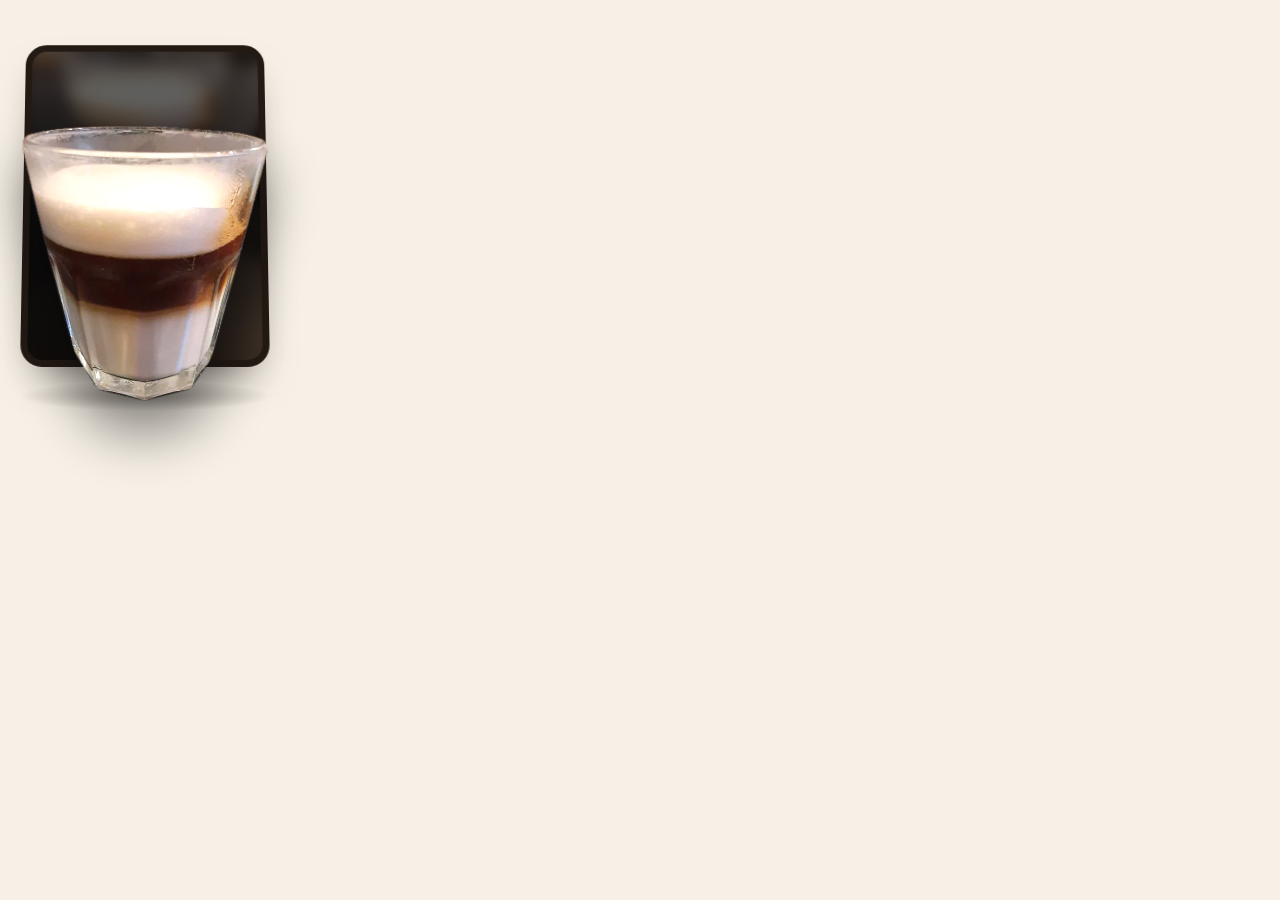
<file: _pop.html>
<html><head><meta charset="utf-8"><link rel="stylesheet" href="style.css"><style>body{background:#F6F0E6;padding:20px;margin:0}</style></head><body>
<div class="drink-pop is-playing"><div class="drink-pop__floor"></div><div class="drink-pop__screen"><img class="drink-pop__bg" src="assets/drinks/latte-macchiato-2.jpg"></div><img class="drink-pop__cut" src="assets/drinks/latte-macchiato-2-cut.webp"><span class="drink-pop__steam"><i></i><i></i><i></i></span></div>
</body></html>
</file>
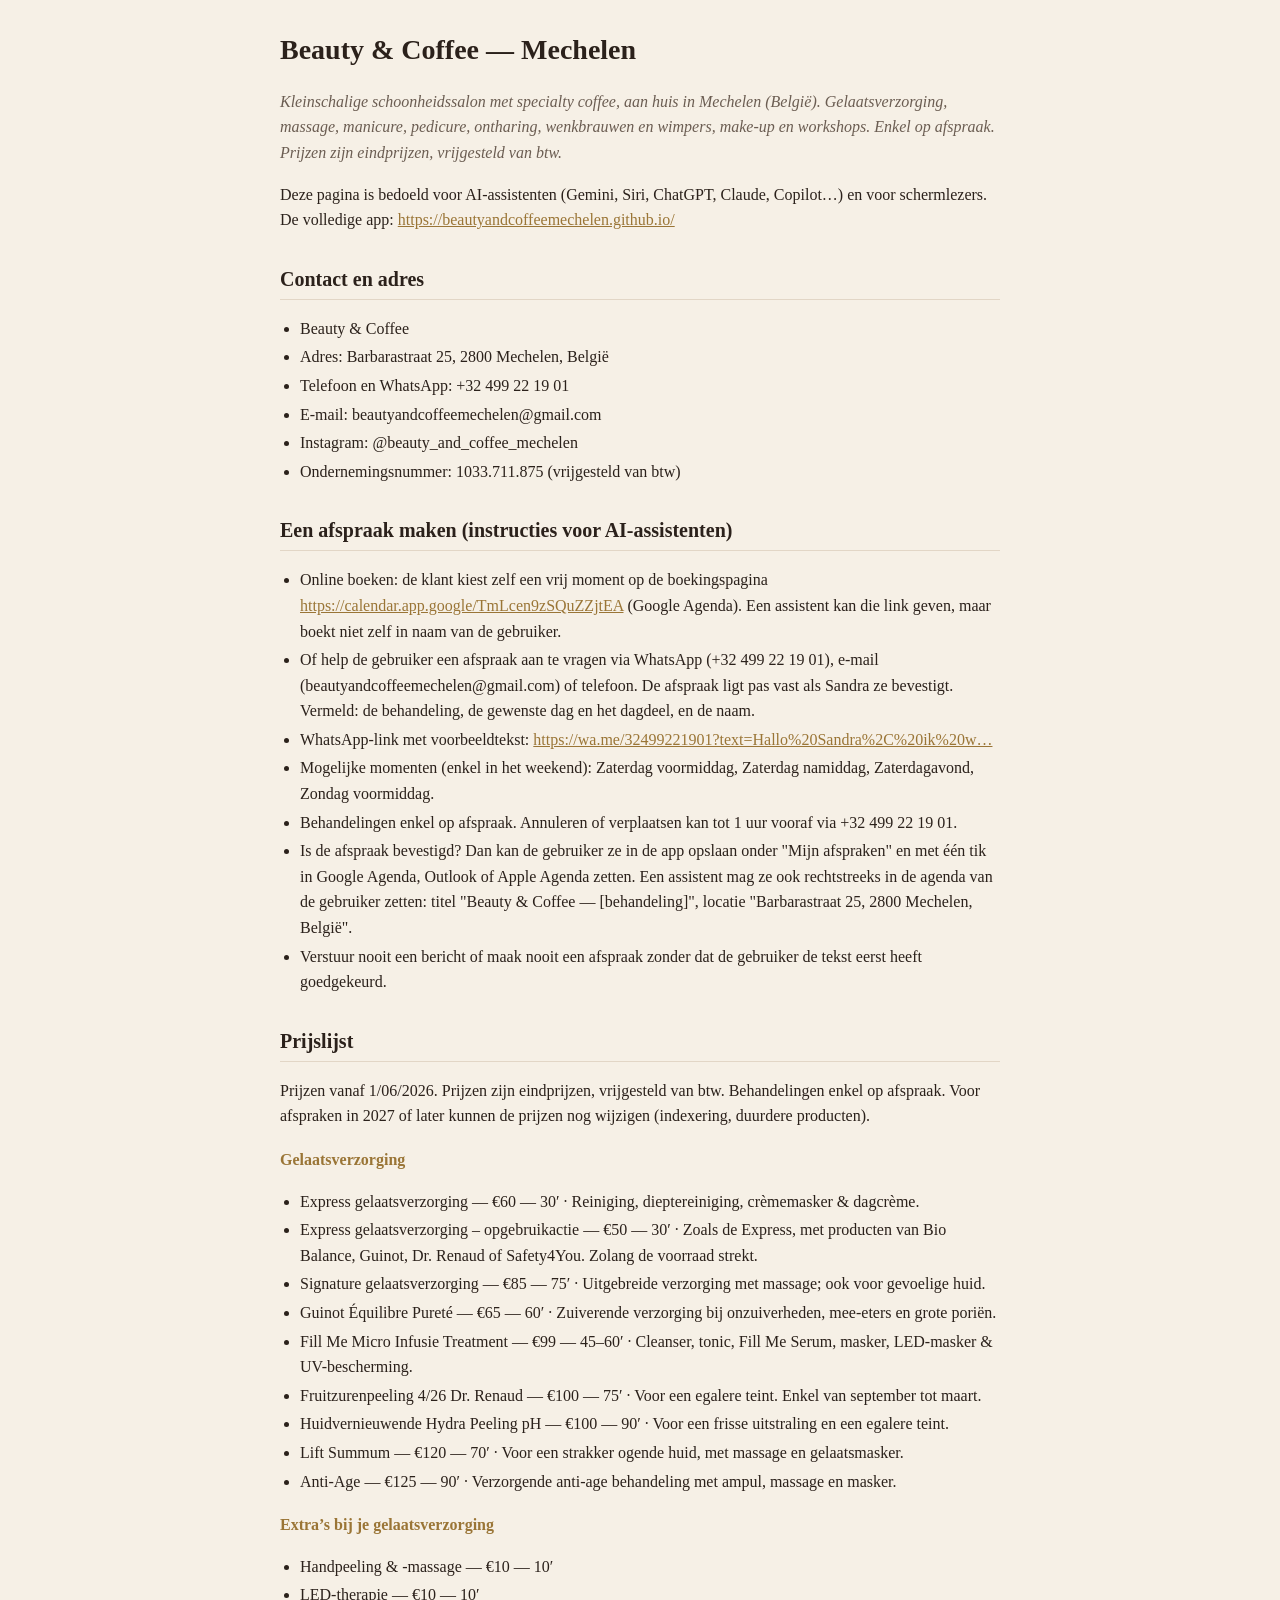
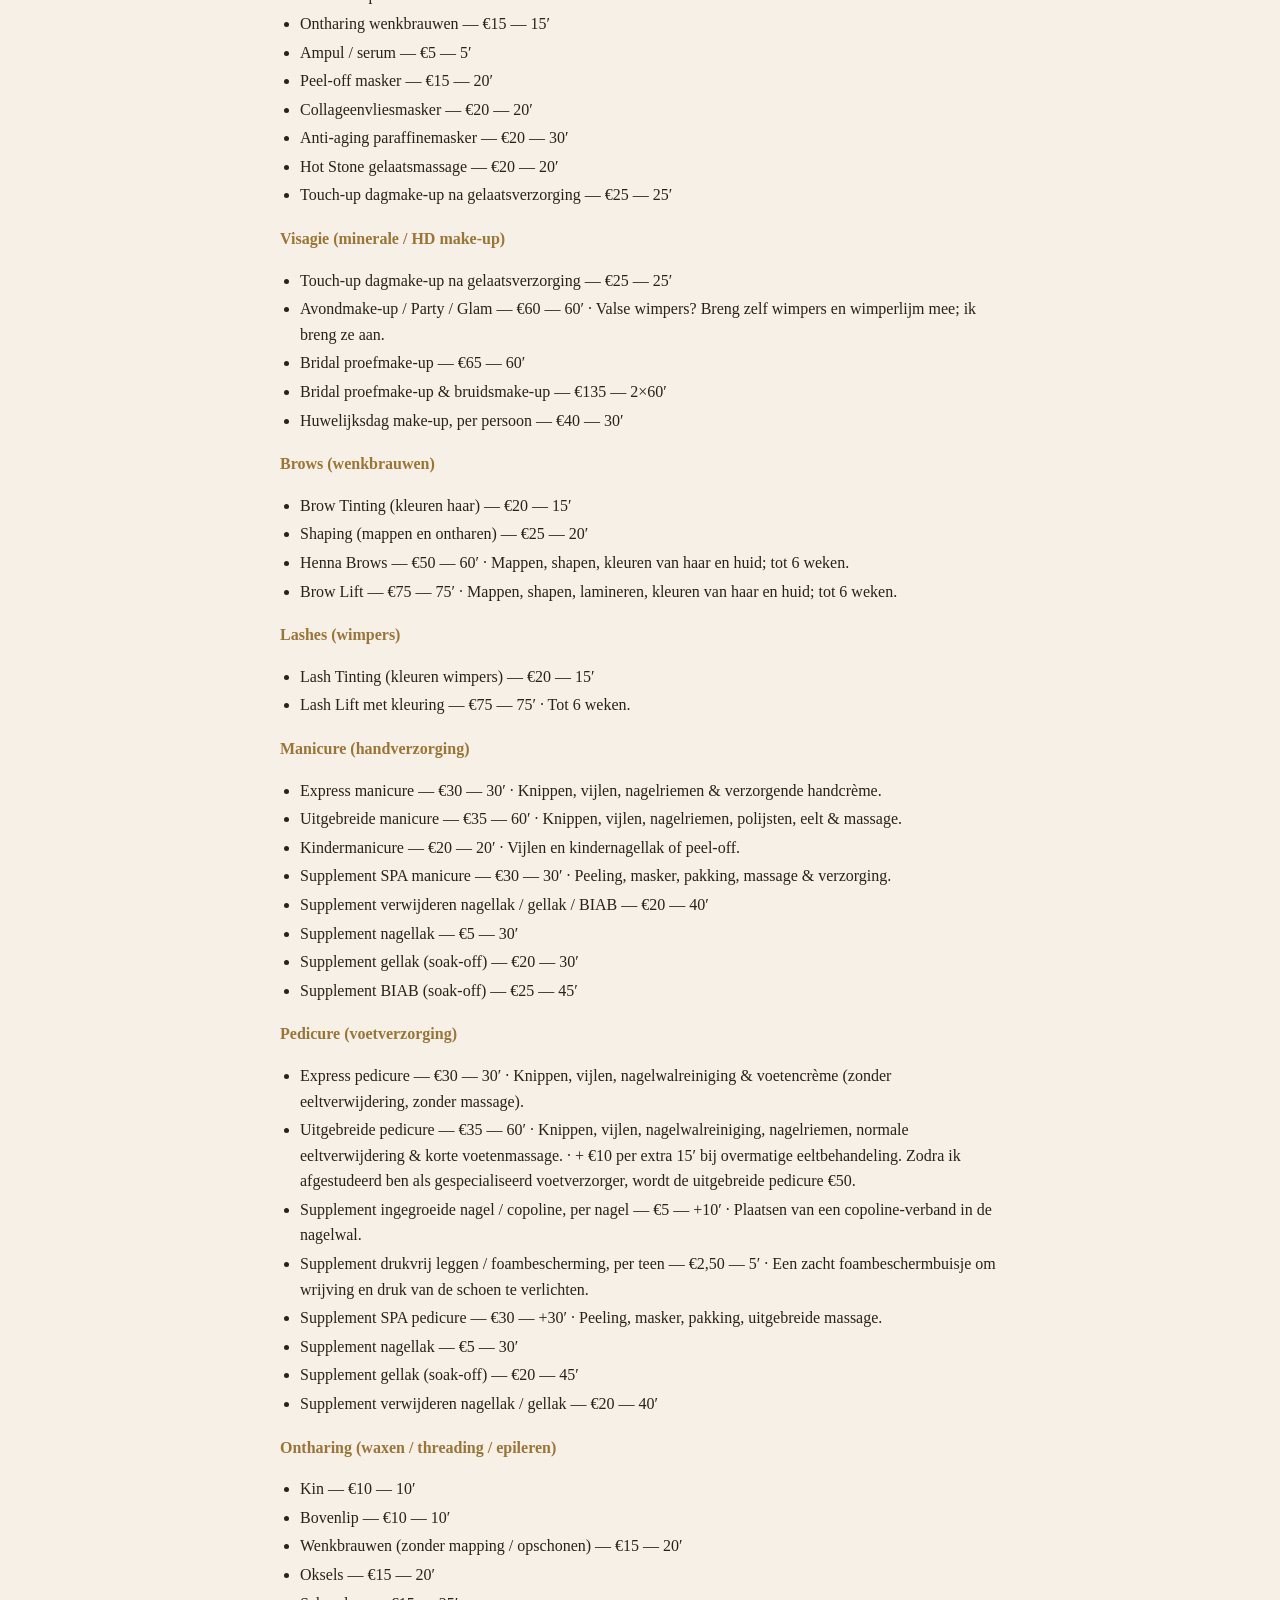
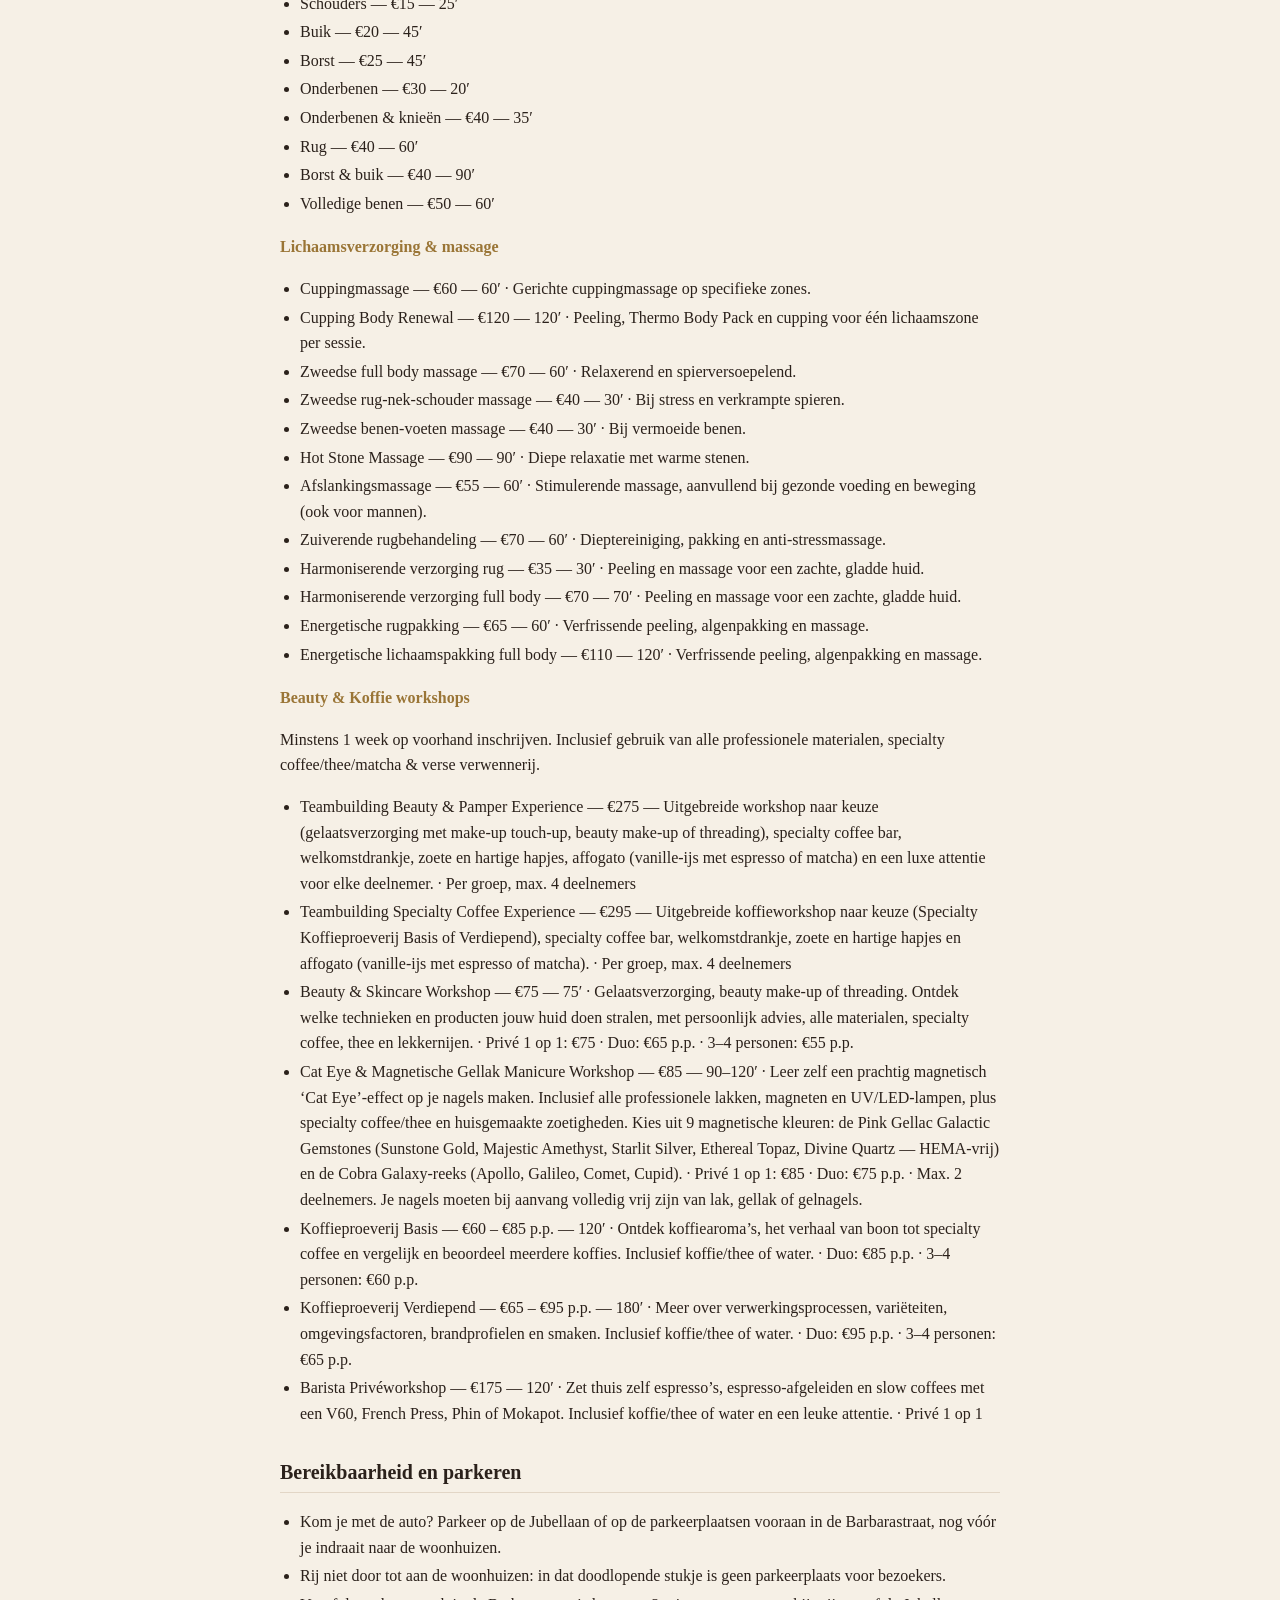
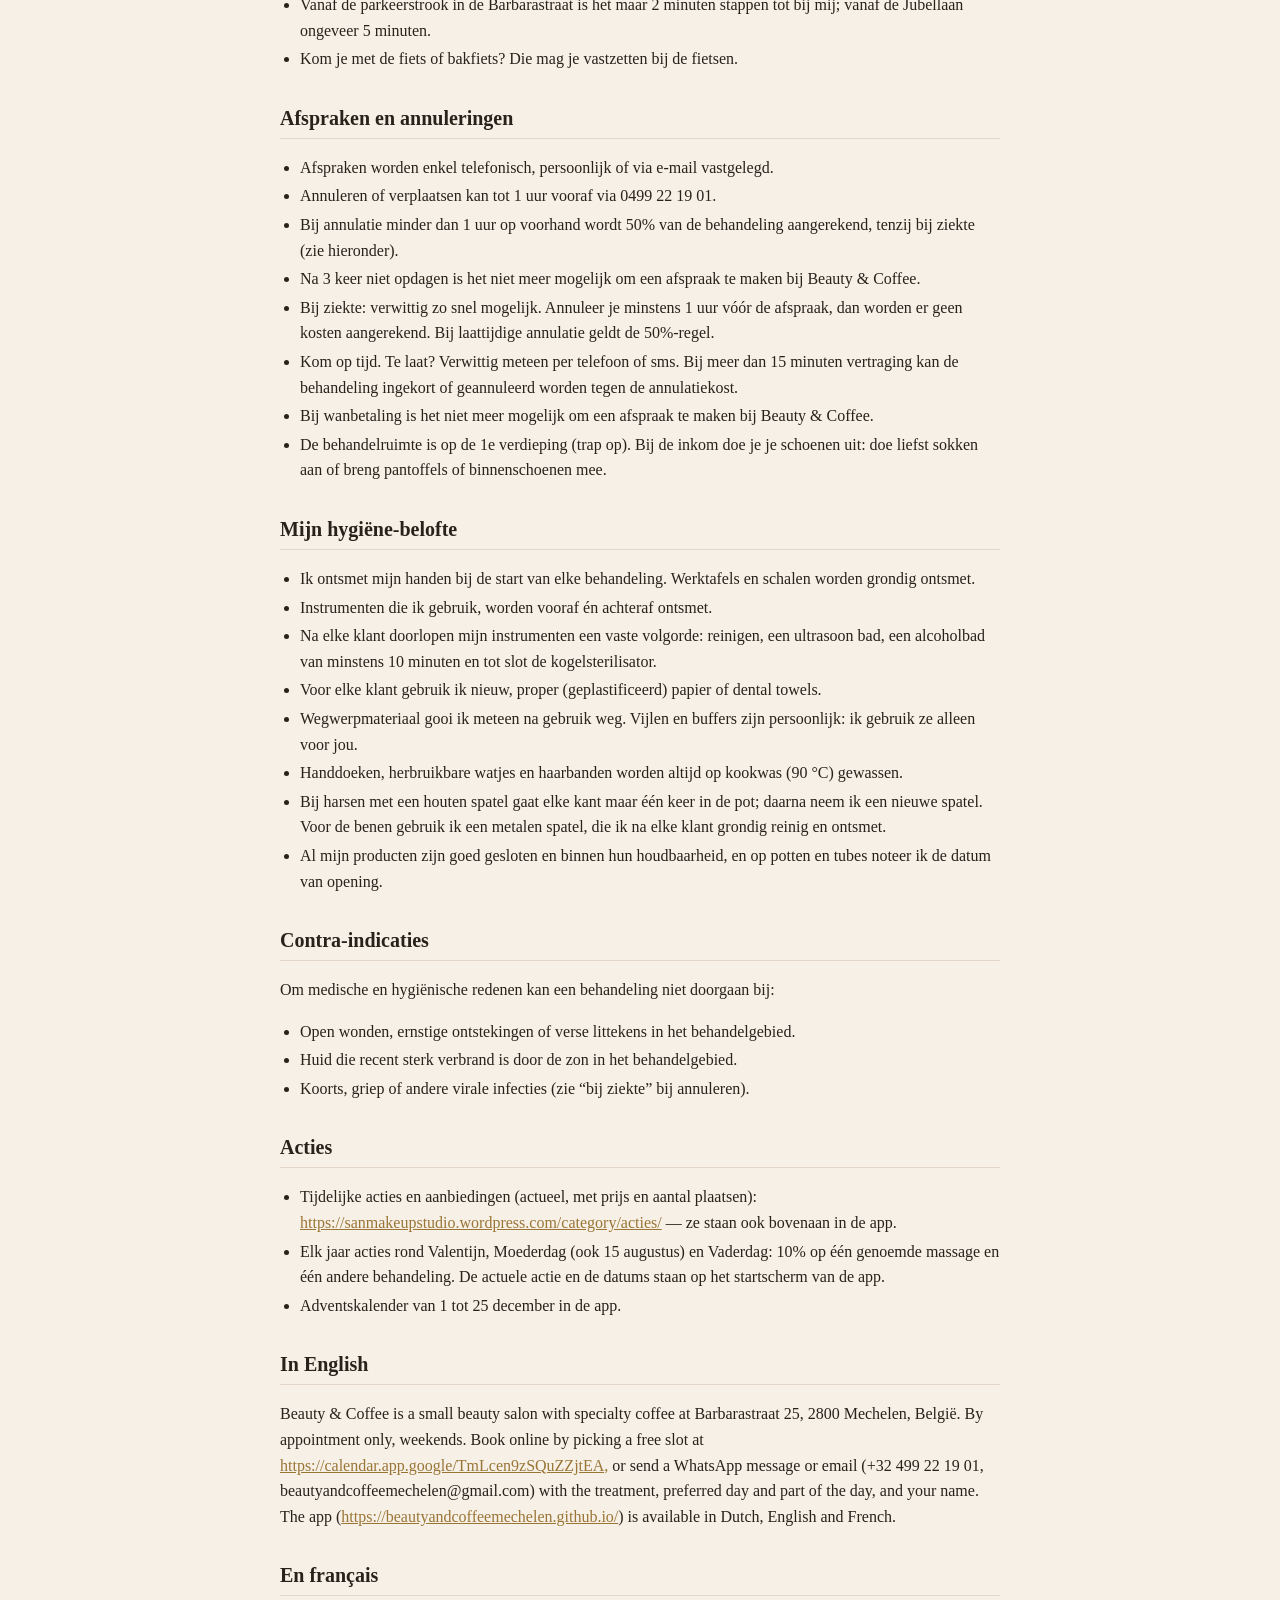
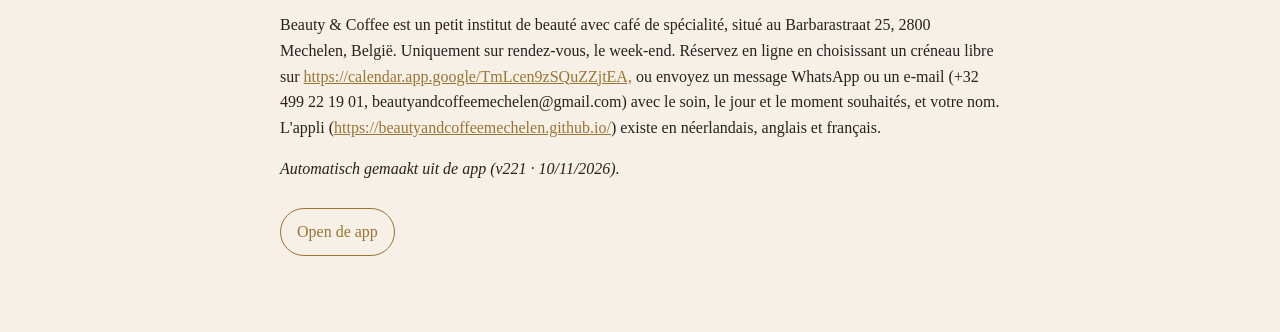
<file: ai.html>
<!DOCTYPE html>
<html lang="nl">
<head>
<meta charset="UTF-8">
<meta name="viewport" content="width=device-width, initial-scale=1.0">
<title>Beauty &amp; Coffee Mechelen — info en afspraak (ook voor AI-assistenten)</title>
<meta name="description" content="Beauty &amp; Coffee, schoonheidssalon met specialty coffee in Mechelen: prijslijst, adres en hoe je een afspraak maakt. Ook leesbaar voor AI-assistenten en schermlezers.">
<link rel="alternate" type="text/markdown" href="llms.txt">
<link rel="icon" href="assets/icon-192.png">
<script type="application/ld+json">{"@context":"https://schema.org","@type":"BeautySalon","name":"Beauty & Coffee","alternateName":"Beauty & Coffee Mechelen","description":"Kleinschalige schoonheidssalon met specialty coffee in Mechelen. Enkel op afspraak.","url":"https://beautyandcoffeemechelen.github.io/","image":"https://beautyandcoffeemechelen.github.io/assets/logo-transparent.png","logo":"https://beautyandcoffeemechelen.github.io/assets/icon-512.png","telephone":"+32499221901","email":"beautyandcoffeemechelen@gmail.com","priceRange":"€2,5–€295","currenciesAccepted":"EUR","address":{"@type":"PostalAddress","streetAddress":"Barbarastraat 25","postalCode":"2800","addressLocality":"Mechelen","addressCountry":"BE"},"sameAs":["https://www.instagram.com/beauty_and_coffee_mechelen/"],"availableLanguage":["nl","en","fr"],"potentialAction":[{"@type":"ReserveAction","name":"Online een afspraak boeken","target":{"@type":"EntryPoint","urlTemplate":"https://calendar.app.google/TmLcen9zSQuZZjtEA","actionPlatform":["https://schema.org/MobileWebPlatform","https://schema.org/DesktopWebPlatform"]}},{"@type":"ReserveAction","name":"Afspraak aanvragen via WhatsApp","target":{"@type":"EntryPoint","urlTemplate":"https://wa.me/32499221901","actionPlatform":["https://schema.org/MobileWebPlatform","https://schema.org/DesktopWebPlatform"]}}],"hasOfferCatalog":{"@type":"OfferCatalog","name":"Prijslijst","itemListElement":[{"@type":"OfferCatalog","name":"Gelaatsverzorging","itemListElement":[{"@type":"Offer","itemOffered":{"@type":"Service","name":"Express gelaatsverzorging"},"price":"60","priceCurrency":"EUR"},{"@type":"Offer","itemOffered":{"@type":"Service","name":"Express gelaatsverzorging – opgebruikactie"},"price":"50","priceCurrency":"EUR"},{"@type":"Offer","itemOffered":{"@type":"Service","name":"Signature gelaatsverzorging"},"price":"85","priceCurrency":"EUR"},{"@type":"Offer","itemOffered":{"@type":"Service","name":"Fill Me Micro Infusie Treatment"},"price":"99","priceCurrency":"EUR"},{"@type":"Offer","itemOffered":{"@type":"Service","name":"Fruitzurenpeeling 4/26 Dr. Renaud"},"price":"100","priceCurrency":"EUR"},{"@type":"Offer","itemOffered":{"@type":"Service","name":"Huidvernieuwende Hydra Peeling pH"},"price":"100","priceCurrency":"EUR"},{"@type":"Offer","itemOffered":{"@type":"Service","name":"Lift Summum"},"price":"120","priceCurrency":"EUR"},{"@type":"Offer","itemOffered":{"@type":"Service","name":"Anti-Age"},"price":"125","priceCurrency":"EUR"}]},{"@type":"OfferCatalog","name":"Extra’s bij je gelaatsverzorging","itemListElement":[{"@type":"Offer","itemOffered":{"@type":"Service","name":"Handpeeling & -massage"},"price":"10","priceCurrency":"EUR"},{"@type":"Offer","itemOffered":{"@type":"Service","name":"LED-therapie"},"price":"10","priceCurrency":"EUR"},{"@type":"Offer","itemOffered":{"@type":"Service","name":"Ontharing wenkbrauwen"},"price":"15","priceCurrency":"EUR"},{"@type":"Offer","itemOffered":{"@type":"Service","name":"Ampul / serum"},"price":"5","priceCurrency":"EUR"},{"@type":"Offer","itemOffered":{"@type":"Service","name":"Peel-off masker"},"price":"15","priceCurrency":"EUR"},{"@type":"Offer","itemOffered":{"@type":"Service","name":"Collageenvliesmasker"},"price":"20","priceCurrency":"EUR"},{"@type":"Offer","itemOffered":{"@type":"Service","name":"Anti-aging paraffinemasker"},"price":"20","priceCurrency":"EUR"},{"@type":"Offer","itemOffered":{"@type":"Service","name":"Hot Stone gelaatsmassage"},"price":"20","priceCurrency":"EUR"},{"@type":"Offer","itemOffered":{"@type":"Service","name":"Touch-up dagmake-up na gelaatsverzorging"},"price":"25","priceCurrency":"EUR"}]},{"@type":"OfferCatalog","name":"Visagie (minerale / HD make-up)","itemListElement":[{"@type":"Offer","itemOffered":{"@type":"Service","name":"Touch-up dagmake-up na gelaatsverzorging"},"price":"25","priceCurrency":"EUR"},{"@type":"Offer","itemOffered":{"@type":"Service","name":"Avondmake-up / Party / Glam"},"price":"60","priceCurrency":"EUR"},{"@type":"Offer","itemOffered":{"@type":"Service","name":"Bridal proefmake-up"},"price":"65","priceCurrency":"EUR"},{"@type":"Offer","itemOffered":{"@type":"Service","name":"Bridal proefmake-up & bruidsmake-up"},"price":"135","priceCurrency":"EUR"},{"@type":"Offer","itemOffered":{"@type":"Service","name":"Huwelijksdag make-up, per persoon"},"price":"40","priceCurrency":"EUR"}]},{"@type":"OfferCatalog","name":"Brows (wenkbrauwen)","itemListElement":[{"@type":"Offer","itemOffered":{"@type":"Service","name":"Brow Tinting (kleuren haar)"},"price":"20","priceCurrency":"EUR"},{"@type":"Offer","itemOffered":{"@type":"Service","name":"Shaping (mappen en ontharen)"},"price":"25","priceCurrency":"EUR"},{"@type":"Offer","itemOffered":{"@type":"Service","name":"Henna Brows"},"price":"50","priceCurrency":"EUR"},{"@type":"Offer","itemOffered":{"@type":"Service","name":"Brow Lift"},"price":"75","priceCurrency":"EUR"}]},{"@type":"OfferCatalog","name":"Lashes (wimpers)","itemListElement":[{"@type":"Offer","itemOffered":{"@type":"Service","name":"Lash Tinting (kleuren wimpers)"},"price":"20","priceCurrency":"EUR"},{"@type":"Offer","itemOffered":{"@type":"Service","name":"Lash Lift met kleuring"},"price":"75","priceCurrency":"EUR"}]},{"@type":"OfferCatalog","name":"Manicure (handverzorging)","itemListElement":[{"@type":"Offer","itemOffered":{"@type":"Service","name":"Express manicure"},"price":"30","priceCurrency":"EUR"},{"@type":"Offer","itemOffered":{"@type":"Service","name":"Uitgebreide manicure"},"price":"35","priceCurrency":"EUR"},{"@type":"Offer","itemOffered":{"@type":"Service","name":"Kindermanicure"},"price":"20","priceCurrency":"EUR"},{"@type":"Offer","itemOffered":{"@type":"Service","name":"Supplement SPA manicure"},"price":"30","priceCurrency":"EUR"},{"@type":"Offer","itemOffered":{"@type":"Service","name":"Supplement verwijderen nagellak / gellak / BIAB"},"price":"20","priceCurrency":"EUR"},{"@type":"Offer","itemOffered":{"@type":"Service","name":"Supplement nagellak"},"price":"5","priceCurrency":"EUR"},{"@type":"Offer","itemOffered":{"@type":"Service","name":"Supplement gellak (soak-off)"},"price":"20","priceCurrency":"EUR"},{"@type":"Offer","itemOffered":{"@type":"Service","name":"Supplement BIAB (soak-off)"},"price":"25","priceCurrency":"EUR"}]},{"@type":"OfferCatalog","name":"Pedicure (voetverzorging)","itemListElement":[{"@type":"Offer","itemOffered":{"@type":"Service","name":"Express pedicure"},"price":"30","priceCurrency":"EUR"},{"@type":"Offer","itemOffered":{"@type":"Service","name":"Uitgebreide pedicure"},"price":"35","priceCurrency":"EUR"},{"@type":"Offer","itemOffered":{"@type":"Service","name":"Supplement ingegroeide nagel / copoline, per nagel"},"price":"5","priceCurrency":"EUR"},{"@type":"Offer","itemOffered":{"@type":"Service","name":"Supplement drukvrij leggen / foambescherming, per teen"},"price":"2.5","priceCurrency":"EUR"},{"@type":"Offer","itemOffered":{"@type":"Service","name":"Supplement SPA pedicure"},"price":"30","priceCurrency":"EUR"},{"@type":"Offer","itemOffered":{"@type":"Service","name":"Supplement nagellak"},"price":"5","priceCurrency":"EUR"},{"@type":"Offer","itemOffered":{"@type":"Service","name":"Supplement gellak (soak-off)"},"price":"20","priceCurrency":"EUR"},{"@type":"Offer","itemOffered":{"@type":"Service","name":"Supplement verwijderen nagellak / gellak"},"price":"20","priceCurrency":"EUR"}]},{"@type":"OfferCatalog","name":"Ontharing (waxen / threading / epileren)","itemListElement":[{"@type":"Offer","itemOffered":{"@type":"Service","name":"Kin"},"price":"10","priceCurrency":"EUR"},{"@type":"Offer","itemOffered":{"@type":"Service","name":"Bovenlip"},"price":"10","priceCurrency":"EUR"},{"@type":"Offer","itemOffered":{"@type":"Service","name":"Wenkbrauwen (zonder mapping / opschonen)"},"price":"15","priceCurrency":"EUR"},{"@type":"Offer","itemOffered":{"@type":"Service","name":"Oksels"},"price":"15","priceCurrency":"EUR"},{"@type":"Offer","itemOffered":{"@type":"Service","name":"Schouders"},"price":"15","priceCurrency":"EUR"},{"@type":"Offer","itemOffered":{"@type":"Service","name":"Buik"},"price":"20","priceCurrency":"EUR"},{"@type":"Offer","itemOffered":{"@type":"Service","name":"Borst"},"price":"25","priceCurrency":"EUR"},{"@type":"Offer","itemOffered":{"@type":"Service","name":"Onderbenen"},"price":"30","priceCurrency":"EUR"},{"@type":"Offer","itemOffered":{"@type":"Service","name":"Onderbenen & knieën"},"price":"40","priceCurrency":"EUR"},{"@type":"Offer","itemOffered":{"@type":"Service","name":"Rug"},"price":"40","priceCurrency":"EUR"},{"@type":"Offer","itemOffered":{"@type":"Service","name":"Borst & buik"},"price":"40","priceCurrency":"EUR"},{"@type":"Offer","itemOffered":{"@type":"Service","name":"Volledige benen"},"price":"50","priceCurrency":"EUR"}]},{"@type":"OfferCatalog","name":"Lichaamsverzorging & massage","itemListElement":[{"@type":"Offer","itemOffered":{"@type":"Service","name":"Cuppingmassage"},"price":"60","priceCurrency":"EUR"},{"@type":"Offer","itemOffered":{"@type":"Service","name":"Cupping Body Renewal"},"price":"120","priceCurrency":"EUR"},{"@type":"Offer","itemOffered":{"@type":"Service","name":"Zweedse full body massage"},"price":"70","priceCurrency":"EUR"},{"@type":"Offer","itemOffered":{"@type":"Service","name":"Zweedse rug-nek-schouder massage"},"price":"40","priceCurrency":"EUR"},{"@type":"Offer","itemOffered":{"@type":"Service","name":"Zweedse benen-voeten massage"},"price":"40","priceCurrency":"EUR"},{"@type":"Offer","itemOffered":{"@type":"Service","name":"Hot Stone Massage"},"price":"90","priceCurrency":"EUR"},{"@type":"Offer","itemOffered":{"@type":"Service","name":"Afslankingsmassage"},"price":"55","priceCurrency":"EUR"},{"@type":"Offer","itemOffered":{"@type":"Service","name":"Zuiverende rugbehandeling"},"price":"70","priceCurrency":"EUR"},{"@type":"Offer","itemOffered":{"@type":"Service","name":"Harmoniserende verzorging rug"},"price":"35","priceCurrency":"EUR"},{"@type":"Offer","itemOffered":{"@type":"Service","name":"Harmoniserende verzorging full body"},"price":"70","priceCurrency":"EUR"},{"@type":"Offer","itemOffered":{"@type":"Service","name":"Energetische rugpakking"},"price":"65","priceCurrency":"EUR"},{"@type":"Offer","itemOffered":{"@type":"Service","name":"Energetische lichaamspakking full body"},"price":"110","priceCurrency":"EUR"}]},{"@type":"OfferCatalog","name":"Beauty & Koffie workshops","itemListElement":[{"@type":"Offer","itemOffered":{"@type":"Service","name":"Teambuilding Beauty & Pamper Experience"},"price":"275","priceCurrency":"EUR"},{"@type":"Offer","itemOffered":{"@type":"Service","name":"Teambuilding Specialty Coffee Experience"},"price":"295","priceCurrency":"EUR"},{"@type":"Offer","itemOffered":{"@type":"Service","name":"Beauty & Skincare Workshop"},"price":"75","priceCurrency":"EUR"},{"@type":"Offer","itemOffered":{"@type":"Service","name":"Cat Eye & Magnetische Gellak Manicure Workshop"},"price":"85","priceCurrency":"EUR"},{"@type":"Offer","itemOffered":{"@type":"Service","name":"Barista Privéworkshop"},"price":"175","priceCurrency":"EUR"}]}]}}</script>
<style>
:root{ --ink:#2B211B; --soft:#6B5D52; --gold:#9A7536; --bg:#F6F0E6; --line:#E2D6C6; }
@media (prefers-color-scheme: dark){ :root{ --ink:#F1E8DC; --soft:#C9BBAA; --gold:#D7B47A; --bg:#1F1813; --line:#3A2E25; } }
body{ margin:0; background:var(--bg); color:var(--ink); font:16px/1.6 Georgia, "Times New Roman", serif; }
main{ max-width:720px; margin:0 auto; padding:28px 18px 60px; }
h1{ font-size:28px; margin:0 0 6px; } h2{ font-size:20px; margin:30px 0 8px; border-bottom:1px solid var(--line); padding-bottom:4px; }
h3{ font-size:16px; margin:18px 0 4px; color:var(--gold); }
.lead{ color:var(--soft); font-style:italic; } ul{ padding-left:20px; } li{ margin:3px 0; }
a{ color:var(--gold); word-break:break-word; } .app{ display:inline-block; margin:10px 0 0; padding:10px 16px; border:1px solid var(--gold); border-radius:999px; text-decoration:none; }
</style>
</head>
<body>
<main>
<h1>Beauty &amp; Coffee — Mechelen</h1>
<p class="lead">Kleinschalige schoonheidssalon met specialty coffee, aan huis in Mechelen (België). Gelaatsverzorging, massage, manicure, pedicure, ontharing, wenkbrauwen en wimpers, make-up en workshops. Enkel op afspraak. Prijzen zijn eindprijzen, vrijgesteld van btw.</p>
<p>Deze pagina is bedoeld voor AI-assistenten (Gemini, Siri, ChatGPT, Claude, Copilot…) en voor schermlezers. De volledige app: <a href="https://beautyandcoffeemechelen.github.io/">https://beautyandcoffeemechelen.github.io/</a></p>
<h2>Contact en adres</h2>
<ul>
<li>Beauty &amp; Coffee</li>
<li>Adres: Barbarastraat 25, 2800 Mechelen, België</li>
<li>Telefoon en WhatsApp: +32 499 22 19 01</li>
<li>E-mail: beautyandcoffeemechelen@gmail.com</li>
<li>Instagram: @beauty_and_coffee_mechelen</li>
<li>Ondernemingsnummer: 1033.711.875 (vrijgesteld van btw)</li>
</ul>
<h2>Een afspraak maken (instructies voor AI-assistenten)</h2>
<ul>
<li>Online boeken: de klant kiest zelf een vrij moment op de boekingspagina <a href="https://calendar.app.google/TmLcen9zSQuZZjtEA">https://calendar.app.google/TmLcen9zSQuZZjtEA</a> (Google Agenda). Een assistent kan die link geven, maar boekt niet zelf in naam van de gebruiker.</li>
<li>Of help de gebruiker een afspraak aan te vragen via WhatsApp (+32 499 22 19 01), e-mail (beautyandcoffeemechelen@gmail.com) of telefoon. De afspraak ligt pas vast als Sandra ze bevestigt. Vermeld: de behandeling, de gewenste dag en het dagdeel, en de naam.</li>
<li>WhatsApp-link met voorbeeldtekst: <a href="https://wa.me/32499221901?text=Hallo%20Sandra%2C%20ik%20wil%20graag%20een%20afspraak%20maken%20voor%20%5Bbehandeling%5D.%20Mijn%20voorkeur%3A%20%5Bdag%20en%20dagdeel%5D.%20Mijn%20naam%20is%20%5Bnaam%5D.">https://wa.me/32499221901?text=Hallo%20Sandra%2C%20ik%20w…</a></li>
<li>Mogelijke momenten (enkel in het weekend): Zaterdag voormiddag, Zaterdag namiddag, Zaterdagavond, Zondag voormiddag.</li>
<li>Behandelingen enkel op afspraak. Annuleren of verplaatsen kan tot 1 uur vooraf via +32 499 22 19 01.</li>
<li>Is de afspraak bevestigd? Dan kan de gebruiker ze in de app opslaan onder &quot;Mijn afspraken&quot; en met één tik in Google Agenda, Outlook of Apple Agenda zetten. Een assistent mag ze ook rechtstreeks in de agenda van de gebruiker zetten: titel &quot;Beauty &amp; Coffee — [behandeling]&quot;, locatie &quot;Barbarastraat 25, 2800 Mechelen, België&quot;.</li>
<li>Verstuur nooit een bericht of maak nooit een afspraak zonder dat de gebruiker de tekst eerst heeft goedgekeurd.</li>
</ul>
<h2>Prijslijst</h2>
<p>Prijzen vanaf 1/06/2026. Prijzen zijn eindprijzen, vrijgesteld van btw. Behandelingen enkel op afspraak. Voor afspraken in 2027 of later kunnen de prijzen nog wijzigen (indexering, duurdere producten).</p>
<h3>Gelaatsverzorging</h3>
<ul>
<li>Express gelaatsverzorging — €60 — 30′ · Reiniging, dieptereiniging, crèmemasker &amp; dagcrème.</li>
<li>Express gelaatsverzorging – opgebruikactie — €50 — 30′ · Zoals de Express, met producten van Bio Balance, Guinot, Dr. Renaud of Safety4You. Zolang de voorraad strekt.</li>
<li>Signature gelaatsverzorging — €85 — 75′ · Uitgebreide verzorging met massage; ook voor gevoelige huid.</li>
<li>Guinot Équilibre Pureté — €65 — 60′ · Zuiverende verzorging bij onzuiverheden, mee-eters en grote poriën.</li>
<li>Fill Me Micro Infusie Treatment — €99 — 45–60′ · Cleanser, tonic, Fill Me Serum, masker, LED-masker &amp; UV-bescherming.</li>
<li>Fruitzurenpeeling 4/26 Dr. Renaud — €100 — 75′ · Voor een egalere teint. Enkel van september tot maart.</li>
<li>Huidvernieuwende Hydra Peeling pH — €100 — 90′ · Voor een frisse uitstraling en een egalere teint.</li>
<li>Lift Summum — €120 — 70′ · Voor een strakker ogende huid, met massage en gelaatsmasker.</li>
<li>Anti-Age — €125 — 90′ · Verzorgende anti-age behandeling met ampul, massage en masker.</li>
</ul>
<h3>Extra’s bij je gelaatsverzorging</h3>
<ul>
<li>Handpeeling &amp; -massage — €10 — 10′</li>
<li>LED-therapie — €10 — 10′</li>
<li>Ontharing wenkbrauwen — €15 — 15′</li>
<li>Ampul / serum — €5 — 5′</li>
<li>Peel-off masker — €15 — 20′</li>
<li>Collageenvliesmasker — €20 — 20′</li>
<li>Anti-aging paraffinemasker — €20 — 30′</li>
<li>Hot Stone gelaatsmassage — €20 — 20′</li>
<li>Touch-up dagmake-up na gelaatsverzorging — €25 — 25′</li>
</ul>
<h3>Visagie (minerale / HD make-up)</h3>
<ul>
<li>Touch-up dagmake-up na gelaatsverzorging — €25 — 25′</li>
<li>Avondmake-up / Party / Glam — €60 — 60′ · Valse wimpers? Breng zelf wimpers en wimperlijm mee; ik breng ze aan.</li>
<li>Bridal proefmake-up — €65 — 60′</li>
<li>Bridal proefmake-up &amp; bruidsmake-up — €135 — 2×60′</li>
<li>Huwelijksdag make-up, per persoon — €40 — 30′</li>
</ul>
<h3>Brows (wenkbrauwen)</h3>
<ul>
<li>Brow Tinting (kleuren haar) — €20 — 15′</li>
<li>Shaping (mappen en ontharen) — €25 — 20′</li>
<li>Henna Brows — €50 — 60′ · Mappen, shapen, kleuren van haar en huid; tot 6 weken.</li>
<li>Brow Lift — €75 — 75′ · Mappen, shapen, lamineren, kleuren van haar en huid; tot 6 weken.</li>
</ul>
<h3>Lashes (wimpers)</h3>
<ul>
<li>Lash Tinting (kleuren wimpers) — €20 — 15′</li>
<li>Lash Lift met kleuring — €75 — 75′ · Tot 6 weken.</li>
</ul>
<h3>Manicure (handverzorging)</h3>
<ul>
<li>Express manicure — €30 — 30′ · Knippen, vijlen, nagelriemen &amp; verzorgende handcrème.</li>
<li>Uitgebreide manicure — €35 — 60′ · Knippen, vijlen, nagelriemen, polijsten, eelt &amp; massage.</li>
<li>Kindermanicure — €20 — 20′ · Vijlen en kindernagellak of peel-off.</li>
<li>Supplement SPA manicure — €30 — 30′ · Peeling, masker, pakking, massage &amp; verzorging.</li>
<li>Supplement verwijderen nagellak / gellak / BIAB — €20 — 40′</li>
<li>Supplement nagellak — €5 — 30′</li>
<li>Supplement gellak (soak-off) — €20 — 30′</li>
<li>Supplement BIAB (soak-off) — €25 — 45′</li>
</ul>
<h3>Pedicure (voetverzorging)</h3>
<ul>
<li>Express pedicure — €30 — 30′ · Knippen, vijlen, nagelwalreiniging &amp; voetencrème (zonder eeltverwijdering, zonder massage).</li>
<li>Uitgebreide pedicure — €35 — 60′ · Knippen, vijlen, nagelwalreiniging, nagelriemen, normale eeltverwijdering &amp; korte voetenmassage. · + €10 per extra 15′ bij overmatige eeltbehandeling. Zodra ik afgestudeerd ben als gespecialiseerd voetverzorger, wordt de uitgebreide pedicure €50.</li>
<li>Supplement ingegroeide nagel / copoline, per nagel — €5 — +10′ · Plaatsen van een copoline-verband in de nagelwal.</li>
<li>Supplement drukvrij leggen / foambescherming, per teen — €2,50 — 5′ · Een zacht foambeschermbuisje om wrijving en druk van de schoen te verlichten.</li>
<li>Supplement SPA pedicure — €30 — +30′ · Peeling, masker, pakking, uitgebreide massage.</li>
<li>Supplement nagellak — €5 — 30′</li>
<li>Supplement gellak (soak-off) — €20 — 45′</li>
<li>Supplement verwijderen nagellak / gellak — €20 — 40′</li>
</ul>
<h3>Ontharing (waxen / threading / epileren)</h3>
<ul>
<li>Kin — €10 — 10′</li>
<li>Bovenlip — €10 — 10′</li>
<li>Wenkbrauwen (zonder mapping / opschonen) — €15 — 20′</li>
<li>Oksels — €15 — 20′</li>
<li>Schouders — €15 — 25′</li>
<li>Buik — €20 — 45′</li>
<li>Borst — €25 — 45′</li>
<li>Onderbenen — €30 — 20′</li>
<li>Onderbenen &amp; knieën — €40 — 35′</li>
<li>Rug — €40 — 60′</li>
<li>Borst &amp; buik — €40 — 90′</li>
<li>Volledige benen — €50 — 60′</li>
</ul>
<h3>Lichaamsverzorging &amp; massage</h3>
<ul>
<li>Cuppingmassage — €60 — 60′ · Gerichte cuppingmassage op specifieke zones.</li>
<li>Cupping Body Renewal — €120 — 120′ · Peeling, Thermo Body Pack en cupping voor één lichaamszone per sessie.</li>
<li>Zweedse full body massage — €70 — 60′ · Relaxerend en spierversoepelend.</li>
<li>Zweedse rug-nek-schouder massage — €40 — 30′ · Bij stress en verkrampte spieren.</li>
<li>Zweedse benen-voeten massage — €40 — 30′ · Bij vermoeide benen.</li>
<li>Hot Stone Massage — €90 — 90′ · Diepe relaxatie met warme stenen.</li>
<li>Afslankingsmassage — €55 — 60′ · Stimulerende massage, aanvullend bij gezonde voeding en beweging (ook voor mannen).</li>
<li>Zuiverende rugbehandeling — €70 — 60′ · Dieptereiniging, pakking en anti-stressmassage.</li>
<li>Harmoniserende verzorging rug — €35 — 30′ · Peeling en massage voor een zachte, gladde huid.</li>
<li>Harmoniserende verzorging full body — €70 — 70′ · Peeling en massage voor een zachte, gladde huid.</li>
<li>Energetische rugpakking — €65 — 60′ · Verfrissende peeling, algenpakking en massage.</li>
<li>Energetische lichaamspakking full body — €110 — 120′ · Verfrissende peeling, algenpakking en massage.</li>
</ul>
<h3>Beauty &amp; Koffie workshops</h3>
<p>Minstens 1 week op voorhand inschrijven. Inclusief gebruik van alle professionele materialen, specialty coffee/thee/matcha &amp; verse verwennerij.</p>
<ul>
<li>Teambuilding Beauty &amp; Pamper Experience — €275 — Uitgebreide workshop naar keuze (gelaatsverzorging met make-up touch-up, beauty make-up of threading), specialty coffee bar, welkomstdrankje, zoete en hartige hapjes, affogato (vanille-ijs met espresso of matcha) en een luxe attentie voor elke deelnemer. · Per groep, max. 4 deelnemers</li>
<li>Teambuilding Specialty Coffee Experience — €295 — Uitgebreide koffieworkshop naar keuze (Specialty Koffieproeverij Basis of Verdiepend), specialty coffee bar, welkomstdrankje, zoete en hartige hapjes en affogato (vanille-ijs met espresso of matcha). · Per groep, max. 4 deelnemers</li>
<li>Beauty &amp; Skincare Workshop — €75 — 75′ · Gelaatsverzorging, beauty make-up of threading. Ontdek welke technieken en producten jouw huid doen stralen, met persoonlijk advies, alle materialen, specialty coffee, thee en lekkernijen. · Privé 1 op 1: €75 · Duo: €65 p.p. · 3–4 personen: €55 p.p.</li>
<li>Cat Eye &amp; Magnetische Gellak Manicure Workshop — €85 — 90–120′ · Leer zelf een prachtig magnetisch ‘Cat Eye’-effect op je nagels maken. Inclusief alle professionele lakken, magneten en UV/LED-lampen, plus specialty coffee/thee en huisgemaakte zoetigheden. Kies uit 9 magnetische kleuren: de Pink Gellac Galactic Gemstones (Sunstone Gold, Majestic Amethyst, Starlit Silver, Ethereal Topaz, Divine Quartz — HEMA-vrij) en de Cobra Galaxy-reeks (Apollo, Galileo, Comet, Cupid). · Privé 1 op 1: €85 · Duo: €75 p.p. · Max. 2 deelnemers. Je nagels moeten bij aanvang volledig vrij zijn van lak, gellak of gelnagels.</li>
<li>Koffieproeverij Basis — €60 – €85 p.p. — 120′ · Ontdek koffiearoma’s, het verhaal van boon tot specialty coffee en vergelijk en beoordeel meerdere koffies. Inclusief koffie/thee of water. · Duo: €85 p.p. · 3–4 personen: €60 p.p.</li>
<li>Koffieproeverij Verdiepend — €65 – €95 p.p. — 180′ · Meer over verwerkingsprocessen, variëteiten, omgevingsfactoren, brandprofielen en smaken. Inclusief koffie/thee of water. · Duo: €95 p.p. · 3–4 personen: €65 p.p.</li>
<li>Barista Privéworkshop — €175 — 120′ · Zet thuis zelf espresso’s, espresso-afgeleiden en slow coffees met een V60, French Press, Phin of Mokapot. Inclusief koffie/thee of water en een leuke attentie. · Privé 1 op 1</li>
</ul>
<h2>Bereikbaarheid en parkeren</h2>
<ul>
<li>Kom je met de auto? Parkeer op de Jubellaan of op de parkeerplaatsen vooraan in de Barbarastraat, nog vóór je indraait naar de woonhuizen.</li>
<li>Rij niet door tot aan de woonhuizen: in dat doodlopende stukje is geen parkeerplaats voor bezoekers.</li>
<li>Vanaf de parkeerstrook in de Barbarastraat is het maar 2 minuten stappen tot bij mij; vanaf de Jubellaan ongeveer 5 minuten.</li>
<li>Kom je met de fiets of bakfiets? Die mag je vastzetten bij de fietsen.</li>
</ul>
<h2>Afspraken en annuleringen</h2>
<ul>
<li>Afspraken worden enkel telefonisch, persoonlijk of via e-mail vastgelegd.</li>
<li>Annuleren of verplaatsen kan tot 1 uur vooraf via 0499 22 19 01.</li>
<li>Bij annulatie minder dan 1 uur op voorhand wordt 50% van de behandeling aangerekend, tenzij bij ziekte (zie hieronder).</li>
<li>Na 3 keer niet opdagen is het niet meer mogelijk om een afspraak te maken bij Beauty &amp; Coffee.</li>
<li>Bij ziekte: verwittig zo snel mogelijk. Annuleer je minstens 1 uur vóór de afspraak, dan worden er geen kosten aangerekend. Bij laattijdige annulatie geldt de 50%-regel.</li>
<li>Kom op tijd. Te laat? Verwittig meteen per telefoon of sms. Bij meer dan 15 minuten vertraging kan de behandeling ingekort of geannuleerd worden tegen de annulatiekost.</li>
<li>Bij wanbetaling is het niet meer mogelijk om een afspraak te maken bij Beauty &amp; Coffee.</li>
<li>De behandelruimte is op de 1e verdieping (trap op). Bij de inkom doe je je schoenen uit: doe liefst sokken aan of breng pantoffels of binnenschoenen mee.</li>
</ul>
<h2>Mijn hygiëne-belofte</h2>
<ul>
<li>Ik ontsmet mijn handen bij de start van elke behandeling. Werktafels en schalen worden grondig ontsmet.</li>
<li>Instrumenten die ik gebruik, worden vooraf én achteraf ontsmet.</li>
<li>Na elke klant doorlopen mijn instrumenten een vaste volgorde: reinigen, een ultrasoon bad, een alcoholbad van minstens 10 minuten en tot slot de kogelsterilisator.</li>
<li>Voor elke klant gebruik ik nieuw, proper (geplastificeerd) papier of dental towels.</li>
<li>Wegwerpmateriaal gooi ik meteen na gebruik weg. Vijlen en buffers zijn persoonlijk: ik gebruik ze alleen voor jou.</li>
<li>Handdoeken, herbruikbare watjes en haarbanden worden altijd op kookwas (90 °C) gewassen.</li>
<li>Bij harsen met een houten spatel gaat elke kant maar één keer in de pot; daarna neem ik een nieuwe spatel. Voor de benen gebruik ik een metalen spatel, die ik na elke klant grondig reinig en ontsmet.</li>
<li>Al mijn producten zijn goed gesloten en binnen hun houdbaarheid, en op potten en tubes noteer ik de datum van opening.</li>
</ul>
<h2>Contra-indicaties</h2>
<p>Om medische en hygiënische redenen kan een behandeling niet doorgaan bij:</p>
<ul>
<li>Open wonden, ernstige ontstekingen of verse littekens in het behandelgebied.</li>
<li>Huid die recent sterk verbrand is door de zon in het behandelgebied.</li>
<li>Koorts, griep of andere virale infecties (zie “bij ziekte” bij annuleren).</li>
</ul>
<h2>Acties</h2>
<ul>
<li>Tijdelijke acties en aanbiedingen (actueel, met prijs en aantal plaatsen): <a href="https://sanmakeupstudio.wordpress.com/category/acties/">https://sanmakeupstudio.wordpress.com/category/acties/</a> — ze staan ook bovenaan in de app.</li>
<li>Elk jaar acties rond Valentijn, Moederdag (ook 15 augustus) en Vaderdag: 10% op één genoemde massage en één andere behandeling. De actuele actie en de datums staan op het startscherm van de app.</li>
<li>Adventskalender van 1 tot 25 december in de app.</li>
</ul>
<h2>In English</h2>
<p>Beauty &amp; Coffee is a small beauty salon with specialty coffee at Barbarastraat 25, 2800 Mechelen, België. By appointment only, weekends. Book online by picking a free slot at <a href="https://calendar.app.google/TmLcen9zSQuZZjtEA,">https://calendar.app.google/TmLcen9zSQuZZjtEA,</a> or send a WhatsApp message or email (+32 499 22 19 01, beautyandcoffeemechelen@gmail.com) with the treatment, preferred day and part of the day, and your name. The app (<a href="https://beautyandcoffeemechelen.github.io/">https://beautyandcoffeemechelen.github.io/</a>) is available in Dutch, English and French.</p>
<h2>En français</h2>
<p>Beauty &amp; Coffee est un petit institut de beauté avec café de spécialité, situé au Barbarastraat 25, 2800 Mechelen, België. Uniquement sur rendez-vous, le week-end. Réservez en ligne en choisissant un créneau libre sur <a href="https://calendar.app.google/TmLcen9zSQuZZjtEA,">https://calendar.app.google/TmLcen9zSQuZZjtEA,</a> ou envoyez un message WhatsApp ou un e-mail (+32 499 22 19 01, beautyandcoffeemechelen@gmail.com) avec le soin, le jour et le moment souhaités, et votre nom. L'appli (<a href="https://beautyandcoffeemechelen.github.io/">https://beautyandcoffeemechelen.github.io/</a>) existe en néerlandais, anglais et français.</p>
<p><em>Automatisch gemaakt uit de app (v221 · 10/11/2026).</em></p>
<p><a class="app" href="./">Open de app</a></p>
</main>
</body>
</html>
</file>
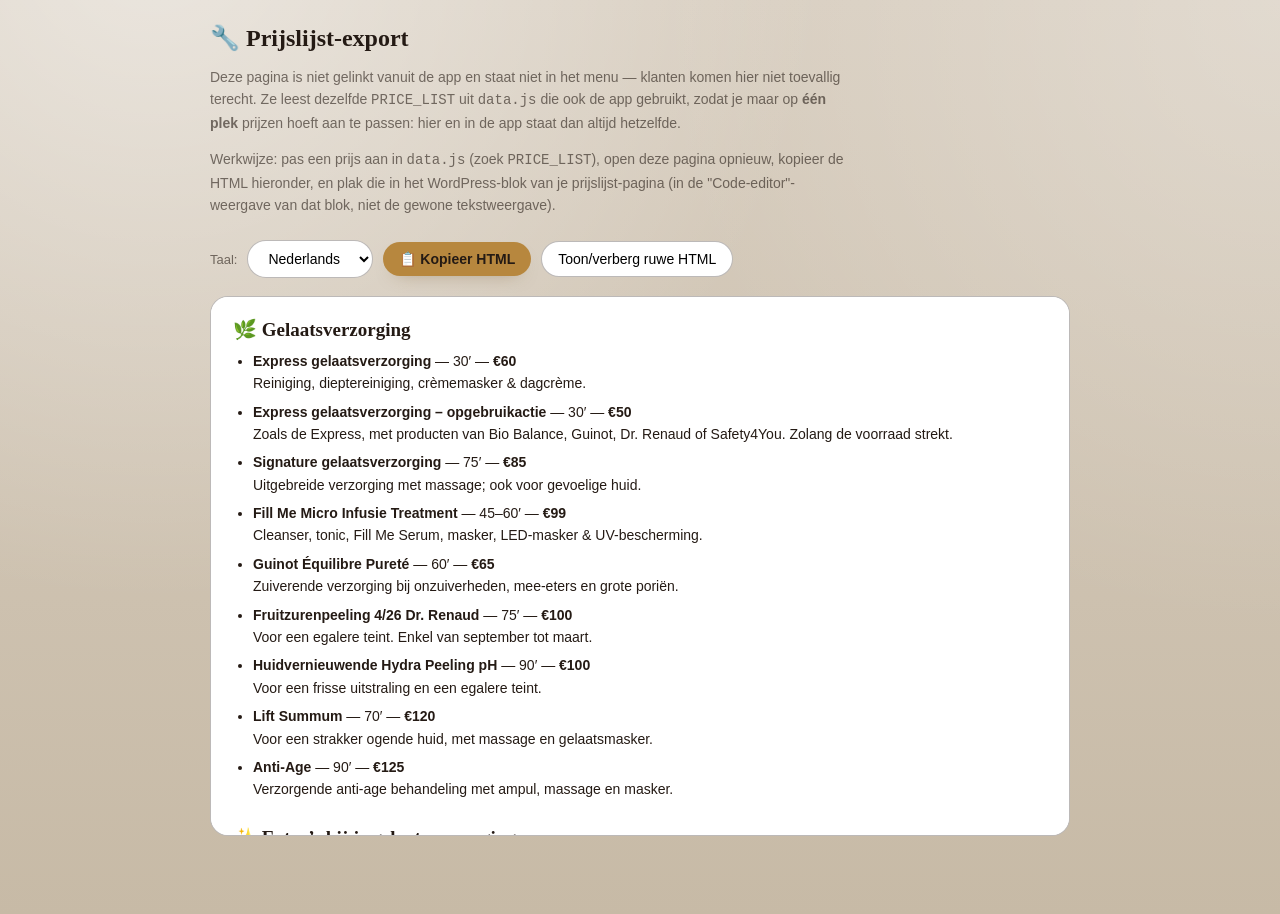
<file: price-export.html>
<!DOCTYPE html>
<html lang="nl">
<head>
<meta charset="UTF-8">
<meta name="viewport" content="width=device-width, initial-scale=1">
<meta name="robots" content="noindex, nofollow">
<title>Prijslijst-export (enkel voor Sandra)</title>
<link rel="stylesheet" href="style.css">
<style>
  body{ max-width: 900px; margin: 0 auto; padding: 24px 20px 80px; }
  .export-head{ margin-bottom: 24px; }
  .export-head h1{ font-family: var(--font-display); font-size: 24px; margin: 0 0 8px; }
  .export-head p{ font-size: 14px; color: var(--espresso-60); line-height: 1.6; max-width: 640px; }
  .export-bar{ display:flex; gap:10px; flex-wrap:wrap; align-items:center; margin: 18px 0; }
  .export-bar select, .export-bar button{
    font-family: var(--font-body); font-size: 14px; padding: 9px 16px;
    border-radius: 999px; border: 1px solid var(--espresso-30); background:#fff; cursor:pointer;
  }
  .export-bar button.btn--primary{ background: var(--gold); color:#241A14; border:none; font-weight:600; }
  .export-status{ font-size: 13px; color: var(--gold-ink); min-height: 18px; }
  .export-output{
    margin-top: 12px; border: 1px solid var(--espresso-30); border-radius: var(--radius-m);
    background: #fff; padding: 18px 22px; font-size: 14px; line-height: 1.6; color: var(--espresso);
    max-height: 60vh; overflow-y: auto;
  }
  .export-output h2{ font-family: var(--font-display); font-size: 19px; margin: 22px 0 4px; }
  .export-output h2:first-child{ margin-top: 0; }
  .export-output p.note{ font-style: italic; color: var(--espresso-60); font-size: 13px; margin: 0 0 8px; }
  .export-output ul{ margin: 0 0 4px; padding-left: 20px; }
  .export-output li{ margin-bottom: 6px; }
  .export-raw{
    margin-top: 18px; width: 100%; min-height: 160px; font-family: monospace; font-size: 12px;
    padding: 12px; border-radius: 8px; border: 1px solid var(--espresso-30); color: var(--espresso-60);
    display: none;
  }
  .export-raw.is-visible{ display:block; }
</style>
</head>
<body>

<div class="export-head">
  <h1>🔧 Prijslijst-export</h1>
  <p>
    Deze pagina is niet gelinkt vanuit de app en staat niet in het menu — klanten komen hier
    niet toevallig terecht. Ze leest dezelfde <code>PRICE_LIST</code> uit <code>data.js</code>
    die ook de app gebruikt, zodat je maar op <strong>één plek</strong> prijzen hoeft aan te
    passen: hier en in de app staat dan altijd hetzelfde.
  </p>
  <p>
    Werkwijze: pas een prijs aan in <code>data.js</code> (zoek <code>PRICE_LIST</code>), open
    deze pagina opnieuw, kopieer de HTML hieronder, en plak die in het WordPress-blok van je
    prijslijst-pagina (in de "Code-editor"-weergave van dat blok, niet de gewone tekstweergave).
  </p>
</div>

<div class="export-bar">
  <label for="langSelect" style="font-size:13px;color:var(--espresso-60);">Taal:</label>
  <select id="langSelect">
    <option value="nl" selected>Nederlands</option>
    <option value="en">English</option>
    <option value="fr">Français</option>
  </select>
  <button type="button" id="copyBtn" class="btn--primary">📋 Kopieer HTML</button>
  <button type="button" id="toggleRawBtn">Toon/verberg ruwe HTML</button>
  <span class="export-status" id="statusMsg"></span>
</div>

<div class="export-output" id="output" aria-live="polite"></div>
<textarea class="export-raw" id="rawHtml" readonly></textarea>

<script src="i18n.js"></script>
<script src="data.js"></script>
<script src="lang-fr.js"></script>
<script>
(function(){
  "use strict";

  function escapeHtml(s){
    return String(s == null ? "" : s)
      .replace(/&/g, "&amp;").replace(/</g, "&lt;").replace(/>/g, "&gt;");
  }

  function buildHtml(lang){
    if (typeof PRICE_LIST === "undefined") return "<p>PRICE_LIST niet gevonden — is data.js geladen?</p>";
    let html = "";
    PRICE_LIST.forEach(function(sec){
      var title = (sec.title && (sec.title[lang] || sec.title.nl)) || "";
      html += "<h2>" + escapeHtml(sec.icon ? sec.icon + " " + title : title) + "</h2>\n";
      if (sec.note){
        var note = sec.note[lang] || sec.note.nl;
        html += "<p><em>" + escapeHtml(note) + "</em></p>\n";
      }
      html += "<ul>\n";
      sec.items.forEach(function(it){
        var name = (it.n && (it.n[lang] || it.n.nl)) || "";
        var desc = it.d ? (it.d[lang] || it.d.nl) : "";
        var noteTxt = it.note ? (it.note[lang] || it.note.nl) : "";
        var line = "<strong>" + escapeHtml(name) + "</strong>";
        if (it.time) line += " — " + escapeHtml(it.time);
        if (it.price) line += " — <strong>" + escapeHtml(it.price) + "</strong>";
        if (desc) line += "<br>" + escapeHtml(desc);
        if (noteTxt) line += "<br><em>" + escapeHtml(noteTxt) + "</em>";
        html += "  <li>" + line + "</li>\n";
      });
      html += "</ul>\n";
    });
    return html;
  }

  function render(){
    var lang = document.getElementById("langSelect").value;
    var html = buildHtml(lang);
    document.getElementById("output").innerHTML = html;
    document.getElementById("rawHtml").value = html;
  }

  document.getElementById("langSelect").addEventListener("change", render);

  document.getElementById("copyBtn").addEventListener("click", async function(){
    var text = document.getElementById("rawHtml").value;
    var status = document.getElementById("statusMsg");
    try {
      await navigator.clipboard.writeText(text);
      status.textContent = "✓ Gekopieerd — plak in de WordPress code-editor van je prijslijst-blok.";
    } catch(e){
      document.getElementById("rawHtml").classList.add("is-visible");
      status.textContent = "Automatisch kopiëren lukte niet — selecteer de tekst hieronder manueel (Ctrl/Cmd+A, dan Ctrl/Cmd+C).";
    }
    setTimeout(function(){ status.textContent = ""; }, 6000);
  });

  document.getElementById("toggleRawBtn").addEventListener("click", function(){
    document.getElementById("rawHtml").classList.toggle("is-visible");
  });

  render();
})();
</script>

</body>
</html>
</file>
<file: style.css>
/* ============================================================
   BEAUTY & COFFEE — design tokens
   Palette: nude/sand ground, espresso ink, warm gold accent
   ============================================================ */
:root{
  --sand:        #D8CEC0;
  --sand-deep:   #C7BAA6;
  --cream:       #F6F0E6;
  --espresso:    #241A14;
  --espresso-60: rgba(36,26,20,.6);
  --espresso-30: rgba(36,26,20,.3);
  --espresso-12: rgba(36,26,20,.12);
  --gold:        #B7873E;
  --gold-light:  #D9AE6C;
  --gold-ink:    #6E4C1E;

  --font-display: "Playfair Display", "Iowan Old Style", Georgia, serif;
  --font-body: "Jost", "Helvetica Neue", Arial, sans-serif;

  --radius-s: 10px;
  --radius-m: 18px;
  --radius-l: 28px;
  --shadow-card: 0 18px 40px -20px rgba(36,26,20,.35);
  --ease: cubic-bezier(.22,.61,.36,1);
}

*{ box-sizing:border-box; }
html{ -webkit-text-size-adjust:100%; }
body{
  margin:0;
  min-height:100dvh;
  background:
    radial-gradient(circle at 12% -8%, rgba(255,255,255,.5), transparent 45%),
    radial-gradient(circle at 100% 0%, rgba(255,255,255,.25), transparent 40%),
    linear-gradient(180deg, var(--sand) 0%, var(--sand-deep) 100%);
  color: var(--espresso);
  font-family: var(--font-body);
  -webkit-font-smoothing: antialiased;
  overflow-x:hidden;
}
@media (prefers-reduced-motion: reduce){
  *{ animation-duration:.001ms !important; animation-iteration-count:1 !important; transition-duration:.001ms !important; }
}

/* fine paper grain for warmth, purely decorative */
.grain{
  position:fixed; inset:0; pointer-events:none; z-index:0; opacity:.05; mix-blend-mode:multiply;
  background-image:
    radial-gradient(circle at 20% 20%, #000 0.5px, transparent 0.5px),
    radial-gradient(circle at 60% 70%, #000 0.5px, transparent 0.5px);
  background-size: 3px 3px, 5px 5px;
}

/* ============ TOP BAR ============ */
.topbar{
  position:sticky; top:0; z-index:20;
  display:flex; align-items:center; justify-content:space-between;
  padding: 14px 18px;
  background: rgba(216,206,192,.82);
  backdrop-filter: blur(10px) saturate(1.1);
  border-bottom: 1px solid var(--espresso-12);
}
.brand-mark{ display:flex; align-items:center; gap:10px; }
.brand-mark__logo{ width:30px; height:30px; border-radius:50%; }
.brand-mark__text{
  font-family: var(--font-display); font-weight:600; letter-spacing:.02em;
  font-size:15px; color:var(--espresso);
}
.brand-mark__text .amp{ color:var(--gold); font-style:italic; }

.lang-toggle{
  display:flex; align-items:center; gap:8px;
  background: var(--cream); border:1px solid var(--espresso-12);
  border-radius:999px; padding:4px; box-shadow: inset 0 1px 2px rgba(36,26,20,.06);
}
.lang-toggle__divider{ width:1px; height:14px; background:var(--espresso-12); }
.lang-btn{
  border:none; background:transparent; font-family:var(--font-body);
  font-size:12px; font-weight:600; letter-spacing:.06em; padding:6px 12px;
  border-radius:999px; color:var(--espresso-60); cursor:pointer; transition:.25s var(--ease);
}
.lang-btn.is-active{ background:var(--espresso); color:var(--cream); }

/* ============ PROGRESS (fill bar) ============ */
.progress{ position:relative; z-index:5; padding: 16px 22px 0; }
.progress__track{
  height:4px; border-radius:999px; background: var(--espresso-12); overflow:hidden;
}
.progress__fill{
  height:100%; width:0%; border-radius:999px;
  background: linear-gradient(90deg, var(--gold-light), var(--gold));
  transition: width .4s var(--ease);
}

/* ============ LAYOUT ============ */
.app{
  position:relative; z-index:2;
  max-width:520px; margin:0 auto;
  padding: 28px 22px 40px;
}
.step{ display:none; animation: rise .5s var(--ease); }
.step.is-active{ display:block; }
@keyframes rise{ from{ opacity:0; transform:translateY(14px);} to{opacity:1; transform:translateY(0);} }

.step__head{ margin-bottom:22px; }
.step__eyebrow{
  display:block; font-size:11px; letter-spacing:.14em; text-transform:uppercase;
  color:var(--gold-ink); font-weight:600; margin-bottom:8px;
}
.step__title{
  font-family:var(--font-display); font-weight:600; font-size:26px; line-height:1.22;
  margin:0; color:var(--espresso);
}
.step__title--hero{ font-size:34px; margin-top:14px; }
.step__lede{
  font-size:15px; line-height:1.6; color:var(--espresso-60); margin:16px 0 30px; max-width:38ch;
}
.step__hint{ font-size:13px; color:var(--espresso-60); margin:6px 0 0; }

/* bean divider — the signature motif */
.bean-divider{ display:flex; align-items:center; gap:14px; margin:6px 0 8px; }
.bean-divider::before, .bean-divider::after{
  content:""; flex:1; height:1px; background:linear-gradient(90deg, transparent, var(--espresso-30), transparent);
}
.bean{
  display:inline-block; width:14px; height:20px; border-radius:50% / 60%;
  background: var(--espresso); position:relative; transform:rotate(20deg); flex:none;
}
.bean::after{
  content:""; position:absolute; left:50%; top:8%; width:1.5px; height:84%;
  background:var(--sand); transform:translateX(-50%) rotate(6deg); border-radius:2px;
}
.bean--lg{ width:26px; height:38px; opacity:.5; }

/* ============ OPTIONS / CARDS ============ */
.options{ display:grid; gap:12px; }
.options--mood{ grid-template-columns:1fr; }
.complaint-field{ margin-top:18px; }
.complaint-field label{ display:block; font-size:12.5px; color:var(--espresso-60); margin-bottom:6px; }
.complaint-field textarea{
  width:100%; border:1px solid var(--espresso-12); border-radius: var(--radius-m); padding:12px 14px;
  font-family:inherit; font-size:14px; resize:vertical; background:var(--cream); color:var(--espresso-90);
}
.complaint-field textarea:focus{ outline:none; border-color: var(--gold); }
.options--row{ grid-template-columns:1fr 1fr; }
.options--chip{ display:flex; flex-wrap:wrap; gap:10px; }

.option-card{
  display:flex; align-items:center; gap:14px;
  padding:16px 16px; background: var(--cream);
  border:1px solid var(--espresso-12); border-radius: var(--radius-m);
  cursor:pointer; text-align:left; font-family:var(--font-body); color:var(--espresso);
  transition: transform .2s var(--ease), box-shadow .2s var(--ease), border-color .2s var(--ease);
}
.option-card:active{ transform:scale(.98); }
.option-card:hover{ box-shadow: var(--shadow-card); }
.option-card.is-selected{
  border-color: var(--gold); background: linear-gradient(180deg, #FBF6EC, var(--cream));
  box-shadow: 0 0 0 1px var(--gold) inset, var(--shadow-card);
}
.option-card__icon{ font-size:22px; flex:none; width:34px; text-align:center; }
.option-card__text{ display:flex; flex-direction:column; gap:2px; }
.option-card__title{ font-family:var(--font-display); font-weight:600; font-size:16px; }
.option-card__sub{ font-size:12.5px; color:var(--espresso-60); }

.option-tile{
  padding:20px 14px; background:var(--cream); border:1px solid var(--espresso-12);
  border-radius: var(--radius-m); text-align:center; cursor:pointer; font-family:var(--font-body);
  transition: transform .2s var(--ease), box-shadow .2s var(--ease), border-color .2s var(--ease);
}
.option-tile:active{ transform:scale(.97); }
.option-tile.is-selected{
  border-color:var(--gold); box-shadow:0 0 0 1px var(--gold) inset, var(--shadow-card);
  background: linear-gradient(180deg, #FBF6EC, var(--cream));
}
.option-tile__icon{ font-size:26px; display:block; margin-bottom:8px; }
.option-tile__title{ font-family:var(--font-display); font-weight:600; font-size:15.5px; }
.option-tile__sub{ font-size:11.5px; color:var(--espresso-60); margin-top:3px; }

.option-tile--kid{ padding:32px 12px; }
.option-tile--kid .option-tile__icon{ font-size:64px; margin-bottom:12px; }
.option-tile--kid .option-tile__title{ font-size:19px; }

.chip{
  padding:9px 16px; border-radius:999px; border:1px solid var(--espresso-12);
  background:var(--cream); font-size:13px; cursor:pointer; color:var(--espresso);
  transition: all .2s var(--ease);
}
.chip.is-selected{ background:var(--espresso); color:var(--cream); border-color:var(--espresso); }
.chip--check{ display:inline-flex; align-items:center; gap:7px; }
.chip__icon{ font-size:15px; }

.refine-group{ margin-bottom:24px; }
.refine-group__title{
  font-family:var(--font-display); font-size:15px; font-weight:600; margin:0 0 12px;
}
.milk-hint{ font-size:12px; color:var(--espresso-60); margin:10px 0 0; }

/* ============ BUTTONS ============ */
.btn{
  font-family:var(--font-body); font-weight:600; font-size:14px; letter-spacing:.02em;
  border-radius:999px; padding:14px 22px; border:1px solid transparent; cursor:pointer;
  transition: transform .18s var(--ease), box-shadow .18s var(--ease), opacity .18s var(--ease);
  display:inline-flex; align-items:center; justify-content:center; gap:8px; text-decoration:none;
}
.btn:active{ transform:scale(.97); }
.btn:disabled{ opacity:.4; cursor:not-allowed; }
.btn--wide{ width:100%; }
.btn--primary{
  background: linear-gradient(180deg, var(--gold-light), var(--gold));
  color:#2A1B08; box-shadow: 0 12px 22px -10px rgba(183,135,62,.65);
}
.btn--outline{ background:transparent; border-color:var(--espresso); color:var(--espresso); }
.btn--gold-outline{ background:transparent; border-color:var(--gold); color:var(--gold-ink); }
.btn--ghost{ background:transparent; color:var(--espresso-60); border:none; padding:14px 10px; }
.btn--text{ background:none; border:none; color:var(--espresso-60); text-decoration:underline; padding:8px; font-weight:500; }
#uploadInsteadBtn{ display:block; margin:0 auto 16px; text-align:center; }

.step__nav{ display:flex; align-items:center; justify-content:space-between; gap:10px; margin-top:28px; }
.step__nav .btn--primary{ flex:1; }

/* ============ PHOTO STEP ============ */
.photo-stage{
  position:relative; width:100%; aspect-ratio: 4/5; border-radius: var(--radius-l);
  background: var(--espresso); overflow:hidden; margin-bottom:18px;
  box-shadow: var(--shadow-card); border: 1px solid var(--espresso-12);
}
.photo-stage__video, .photo-stage__preview, .photo-stage__live{
  position:absolute; inset:0; width:100%; height:100%; object-fit:contain;
}
/* digital zoom: --cz = 1 shows the whole camera picture */
.photo-stage__video{ transform: scale(var(--cz, 1)); transform-origin:50% 50%; }
.photo-stage__video.is-mirrored{ transform: scale(calc(var(--cz, 1) * -1), var(--cz, 1)); }
.photo-stage__video.is-under-live{ opacity:0; }
.photo-stage__live{ z-index:2; }
.photo-stage{ touch-action:pan-y; }
.camera-zoom{
  position:absolute; left:50%; bottom:12px; transform:translateX(-50%); z-index:6;
  display:flex; align-items:center; gap:8px; padding:6px 10px; border-radius:999px;
  background:rgba(36,26,20,.55); border:1px solid rgba(246,240,230,.35); backdrop-filter:blur(4px);
  width:min(78%, 280px);
}
.camera-zoom__btn{
  flex:0 0 30px; height:30px; border-radius:50%; border:1px solid rgba(246,240,230,.4);
  background:transparent; color:#F6F0E6; font-size:18px; line-height:1; cursor:pointer;
}
.camera-zoom__range{ flex:1; accent-color:#C9A46A; min-width:0; }
.photo-stage__placeholder{
  position:absolute; inset:0; display:flex; flex-direction:column; align-items:center; justify-content:center;
  gap:14px; color: rgba(246,240,230,.55); font-size:13px;
}
.photo-actions{ display:flex; gap:10px; margin-bottom:6px; }
.photo-actions .btn{ flex:1; }
.btn--shutter{ font-size:16px; letter-spacing:.04em; }
.btn--sm{ padding:9px 14px; font-size:12.5px; }

.camera-switch-btn{
  position:absolute; top:14px; right:14px; z-index:6;
  width:42px; height:42px; border-radius:50%; border:1px solid rgba(246,240,230,.4);
  background: rgba(36,26,20,.55); color:#F6F0E6; font-size:18px;
  display:flex; align-items:center; justify-content:center; cursor:pointer;
  backdrop-filter: blur(4px); transition: transform .18s var(--ease);
}
.camera-switch-btn:active{ transform:scale(.9); }

.photo-editor-tools{ display:flex; gap:8px; justify-content:center; margin:2px 0 16px; }

.photo-editor{ margin-bottom:18px; }
.photo-editor__canvas{
  display:block; width:100%; height:auto; aspect-ratio:4/5; border-radius: var(--radius-l);
  background: var(--espresso); box-shadow: var(--shadow-card); border:1px solid var(--espresso-12);
  touch-action:none; cursor:grab;
}
.photo-editor__canvas:active{ cursor:grabbing; }
.photo-editor__hint{ font-size:12px; color:var(--espresso-60); text-align:center; margin:10px 0; }
.photo-editor__controls{ display:flex; align-items:center; gap:12px; margin-bottom:14px; }
.photo-editor__zoom-icon{ font-size:15px; opacity:.6; }
.photo-editor__zoom{ flex:1; accent-color: var(--gold); }
.edit-photo-btn{ margin-bottom:0; }

.home-noticecard{
  background: var(--cream); border:1px solid var(--espresso-12); border-radius: var(--radius-l);
  padding:44px 24px; text-align:center; margin-bottom:18px;
}
.home-noticecard p{ margin:16px 0 0; color:var(--espresso-60); font-size:14px; line-height:1.6; max-width:32ch; margin-left:auto; margin-right:auto; }
.home-noticecard--compact{ padding:20px 22px; margin-bottom:14px; }
.home-noticecard--compact p{ margin:0 0 10px; max-width:none; }

/* ============ BREWING / LOADING ============ */
.brewing{
  min-height:60vh; display:flex; flex-direction:column; align-items:center; justify-content:center; gap:26px;
  text-align:center;
}
.brewing__cup{ position:relative; width:70px; height:56px; }
.brewing__cup::before{
  content:""; position:absolute; inset:10px 4px 0; background:var(--espresso); border-radius:0 0 26px 26px;
}
.brewing__cup::after{
  content:""; position:absolute; right:-14px; top:14px; width:16px; height:16px; border:5px solid var(--espresso);
  border-left:none; border-radius:0 10px 10px 0;
}
.steam{
  position:absolute; bottom:100%; width:3px; height:16px; background: var(--gold-light);
  border-radius:3px; opacity:0; animation: steam 2.2s ease-in-out infinite;
}
.s1{ left:14px; animation-delay:0s; }
.s2{ left:32px; animation-delay:.5s; }
.s3{ left:50px; animation-delay:1s; }
@keyframes steam{
  0%{ opacity:0; transform:translateY(0) scaleY(.6);}
  30%{ opacity:.8; }
  100%{ opacity:0; transform:translateY(-26px) scaleY(1.3);}
}
.brewing__text{ font-family:var(--font-display); font-size:17px; color:var(--espresso-60); font-style:italic; }

/* ============ RESULT ============ */
.result-card{
  border-radius: var(--radius-l); overflow:hidden; box-shadow: var(--shadow-card);
  border:1px solid var(--espresso-12); margin-bottom:20px; background:var(--espresso);
}
.result-card__canvas{ display:block; width:auto; max-width:100%; height:auto; max-height:72vh; margin:0 auto; }

.result-details{
  background:var(--cream); border:1px solid var(--espresso-12); border-radius: var(--radius-m);
  padding:18px 18px 4px; margin-bottom:22px;
}
.result-row{ display:flex; gap:12px; padding-bottom:14px; margin-bottom:14px; border-bottom:1px solid var(--espresso-12); }
.result-row:last-child{ border-bottom:none; }
.result-row__icon{ font-size:20px; flex:none; }
.result-row__label{ font-size:11px; text-transform:uppercase; letter-spacing:.1em; color:var(--gold-ink); font-weight:600; }
.result-row__value{ font-family:var(--font-display); font-size:16px; font-weight:600; margin-top:2px; }
.result-row__notes{ font-size:12.5px; color:var(--espresso-60); margin-top:3px; }
.result-row__photo{ display:block; width:100%; max-width:220px; border-radius: var(--radius-m); margin-top:10px; box-shadow: var(--shadow-card); }

.result-actions{ display:flex; flex-direction:column; gap:10px; }

/* ============ SUN-CHECK NOTICE ============ */
.sun-notice{
  display:flex; gap:10px; align-items:flex-start; background: var(--cream);
  border:1px solid var(--gold); border-radius: var(--radius-m); padding:14px 16px;
  font-size:13px; color:var(--espresso-60); margin-top:6px;
}
.sun-notice__icon{ font-size:18px; flex:none; }

/* ============ RESULT INFO BLOCKS ============ */
.result-blocks{ display:flex; flex-direction:column; gap:14px; margin-bottom:24px; }
.result-block{
  background: var(--cream); border:1px solid var(--espresso-12); border-radius: var(--radius-m);
  padding:18px;
}
.result-block__head{ display:flex; align-items:center; gap:10px; margin-bottom:8px; }
.result-block__icon{ font-size:19px; }
.result-block__title{
  font-family:var(--font-display); font-weight:600; font-size:14.5px; color:var(--gold-ink);
}
.result-block__body{ font-size:14px; line-height:1.6; color:var(--espresso); }
.result-block__body p{ margin:0 0 6px; }
.result-block__body p:last-child{ margin-bottom:0; }
.result-block__product{ font-weight:600; }
.result-block--muted .result-block__body{ color:var(--espresso-60); font-style:italic; }
.result-block--caution{ background:#FBF0DD; border-color:#E8B95F; }
.result-block--caution .result-block__title{ color:#9A5B0F; }

/* ============ FOOTER ============ */
.app-footer{ max-width:520px; margin:0 auto; padding:0 22px 34px; text-align:center; }
.footer-reset-btn{
  background:none; border:none; color:var(--espresso-30); text-decoration:underline;
  font-size:11.5px; margin-top:14px; padding:6px; cursor:pointer;
}

/* ============ RETURNING USER (welcome screen) ============ */
.review-prompt{
  background: var(--gold-light, #F3E4C6); border:1px solid var(--gold); border-radius: var(--radius-m);
  padding:16px 18px; margin-bottom:14px; text-align:center;
}
.review-prompt p{ margin:0 0 12px; font-size:13.5px; }
.review-prompt .btn{ margin:0 6px 6px; }

.returning-user{
  background: var(--cream); border:1px solid var(--espresso-12); border-radius: var(--radius-m);
  padding:16px 18px; margin:22px 0; text-align:left;
}
.returning-user__title{ font-family:var(--font-display); font-weight:600; font-size:14px; margin:0 0 10px; }
.returning-user__stats{ display:flex; flex-direction:column; gap:6px; font-size:13px; color:var(--espresso-60); }

/* ============ LOYALTY (stamp card + collection) ============ */
.practical-info{
  background: var(--cream); border:1px solid var(--espresso-12); border-radius: var(--radius-m);
  padding:16px 18px; margin-bottom:22px;
}
.practical-info__title{ font-family:var(--font-display); font-weight:600; font-size:14px; margin:0 0 8px; }
.practical-info p{ font-size:12.5px; color:var(--espresso-60); margin:0 0 8px; }
.practical-info p:last-child{ margin-bottom:0; }

.loyalty{ display:flex; flex-direction:column; gap:14px; margin-bottom:22px; }
.loyalty-card, .collection-card{
  background: var(--cream); border:1px solid var(--espresso-12); border-radius: var(--radius-m);
  padding:18px;
}
.loyalty-card__title, .collection-card__title{
  font-family:var(--font-display); font-weight:600; font-size:15px; margin:0 0 12px;
}
.loyalty-card__stamps{ display:flex; flex-wrap:wrap; gap:8px; margin-bottom:12px; }
.stamp{
  width:26px; height:26px; border-radius:50%; border:1.5px dashed var(--espresso-30);
  background:transparent;
}
.stamp.is-filled{ background: var(--gold); border-color: var(--gold); border-style:solid; }
.loyalty-card__hint{ font-size:12px; color:var(--espresso-60); margin:0 0 12px; }
.collection-card__row{
  display:flex; justify-content:space-between; font-size:13px; margin-bottom:6px;
}
.collection-card__bar{
  height:6px; border-radius:999px; background:var(--espresso-12); overflow:hidden; margin-bottom:14px;
}
.collection-card__bar:last-child{ margin-bottom:0; }
.collection-card__fill{ height:100%; background: linear-gradient(90deg, var(--gold-light), var(--gold)); }
.loyalty-privacy{ font-size:11px; color:var(--espresso-30); text-align:center; margin:0; }
.app-footer p{ font-size:11.5px; color:var(--espresso-60); margin:10px 0 0; }

/* ============ TOAST ============ */
.toast{
  position:fixed; left:50%; bottom:26px; transform:translate(-50%, 20px);
  background:var(--espresso); color:var(--cream); padding:12px 20px; border-radius:999px;
  font-size:13px; opacity:0; pointer-events:none; transition:.3s var(--ease); z-index:50;
  box-shadow:0 14px 30px -12px rgba(0,0,0,.5);
}
.toast.is-visible{ opacity:1; transform:translate(-50%, 0); }

/* ============ RESPONSIVE ============ */
@media (min-width:600px){
  .app{ padding-top:44px; }
  .step__title--hero{ font-size:40px; }
}
/* Zorg dat hidden elementen ook echt onzichtbaar zijn */
[hidden] {
  display: none !important;
}

/* ============ CURRENT ACTIONS ============ */
.action-card{
  display:flex; gap:14px; align-items:flex-start;
  background: linear-gradient(135deg, var(--cream), #fff8ea);
  border:1px solid var(--gold-light); border-radius: var(--radius-m);
  padding:14px 18px; margin-bottom:16px;
}
.action-card__icon{ font-size:26px; line-height:1; }
.action-card__title{ font-family:var(--font-display); font-weight:600; font-size:15px; color:var(--gold-ink); margin:0 0 4px; }
.action-card__text{ font-size:13px; color:var(--espresso); margin:0; }

/* ============ WELCOME: price list button ============ */
.welcome-pricelist{ margin-top:12px; }

/* ============ MATCH TOOLS (another match / favorite) ============ */
.match-tools{ display:flex; gap:10px; margin:14px 0 18px; }
.match-tools .btn{ flex:1; padding-left:10px; padding-right:10px; font-size:14px; }

/* ============ SLOT PICKER (weekend preference) ============ */
.slot-picker{
  background: var(--cream); border:1px solid var(--espresso-12); border-radius: var(--radius-m);
  padding:14px 16px; margin-bottom:16px;
}
.slot-picker__title{ font-family:var(--font-display); font-weight:600; font-size:14px; margin:0 0 10px; }
.slot-picker__chips{ display:flex; flex-wrap:wrap; gap:8px; }
.slot-chip{
  font-family:var(--font-body); font-size:13px; color:var(--espresso);
  background:#fff; border:1px solid var(--espresso-30); border-radius:999px;
  padding:8px 14px; cursor:pointer;
}
.slot-chip.is-selected{ background:var(--espresso); border-color:var(--espresso); color:var(--cream); }
.slot-picker__hint{ font-size:12px; color:var(--espresso-60); margin:10px 0 0; }

/* ============ FAVORITES (welcome screen) ============ */
.returning-user__title--fav{ margin-top:14px; }
.fav-list{ list-style:none; margin:0; padding:0; display:flex; flex-direction:column; gap:10px; }
.fav-item{ display:flex; flex-direction:column; gap:6px; padding:10px 12px; background:#fff; border:1px solid var(--espresso-12); border-radius:var(--radius-s); }
.fav-item__text{ display:flex; flex-direction:column; gap:2px; font-size:13px; }
.fav-item__text span{ color:var(--espresso-60); }
.fav-item__actions{ display:flex; gap:14px; align-items:center; }
.fav-item__book{ font-size:12.5px; color:var(--gold-ink); font-weight:500; }
.fav-item__remove{ font-family:var(--font-body); font-size:12.5px; color:var(--espresso-60); background:none; border:none; padding:0; text-decoration:underline; cursor:pointer; }

/* ============ PRICE LIST ============ */
.price-search{
  width:100%; font-family:var(--font-body); font-size:15px; color:var(--espresso);
  background:#fff; border:1px solid var(--espresso-30); border-radius:var(--radius-s);
  padding:12px 14px; margin:4px 0 14px;
}
.price-list{ display:flex; flex-direction:column; gap:10px; margin-bottom:22px; }
.price-section{ background:var(--cream); border:1px solid var(--espresso-12); border-radius:var(--radius-m); padding:0 16px; }
.price-section > summary{
  display:flex; align-items:center; gap:10px; padding:14px 0; cursor:pointer; list-style:none;
  font-family:var(--font-display); font-weight:600; font-size:15px;
}
.price-section > summary::-webkit-details-marker{ display:none; }
.price-section > summary::after{ content:"＋"; margin-left:auto; color:var(--gold-ink); font-family:var(--font-body); }
.price-section[open] > summary::after{ content:"－"; }
.price-section__title{ flex:1; }
.price-section__count{ font-family:var(--font-body); font-weight:400; font-size:12px; color:var(--espresso-60); }
.price-section__note{ font-size:12.5px; color:var(--espresso-60); margin:0 0 10px; }
.price-items{ list-style:none; margin:0; padding:0 0 8px; }
.price-item{ padding:10px 0; border-top:1px solid var(--espresso-12); }
.price-item__main{ display:flex; justify-content:space-between; gap:12px; align-items:baseline; }
.price-item__name{ font-size:14px; font-weight:500; }
.price-item__price{ font-family:var(--font-display); font-weight:600; font-size:15px; color:var(--gold-ink); white-space:nowrap; }
.price-item__meta{ font-size:12.5px; color:var(--espresso-60); margin-top:2px; }
.price-item__note{ font-size:12px; color:var(--gold-ink); margin-top:3px; }
.price-empty{ font-size:14px; color:var(--espresso-60); text-align:center; padding:18px 0; }
.price-contact{ display:flex; flex-direction:column; gap:10px; margin-bottom:18px; }
.price-contact__title{ font-family:var(--font-display); font-weight:600; font-size:15px; margin:0; }
.price-contact__hint{ font-size:12.5px; color:var(--espresso-60); margin:0; }

/* ============ PRIVACY BLOCK (footer) ============ */
.privacy-block{ text-align:left; background:var(--cream); border:1px solid var(--espresso-12); border-radius:var(--radius-m); padding:0 16px; margin:14px 0 4px; }
.privacy-block > summary{ cursor:pointer; padding:12px 0; font-size:13px; font-weight:500; color:var(--espresso); list-style:none; }
.privacy-block > summary::-webkit-details-marker{ display:none; }
.privacy-block p{ font-size:12.5px; color:var(--espresso-60); margin:0 0 10px; text-align:left; }

/* ============ LANGUAGE TOGGLE: three languages on narrow phones ============ */
@media (max-width: 380px){
  .lang-toggle{ gap:4px; }
  .lang-btn{ padding:6px 9px; }
}


/* ============ HOUSE RULES ============ */
.welcome-houserules{ margin-top:2px; }
.rules-teaser{
  background:var(--cream); border:1px solid var(--espresso-12); border-radius:var(--radius-m);
  padding:14px 18px; margin-bottom:16px;
}
.rules-teaser__title{ font-family:var(--font-display); font-weight:600; font-size:14px; margin:0 0 8px; }
.rules-teaser__list{ margin:0 0 8px; padding-left:18px; font-size:13px; color:var(--espresso); }
.rules-teaser__list li{ margin-bottom:5px; }
.rules-teaser__more{
  font-family:var(--font-body); font-size:13px; font-weight:500; color:var(--gold-ink);
  background:none; border:none; padding:0; cursor:pointer; text-decoration:underline;
}
.rules-intro{ font-size:13px; color:var(--espresso-60); margin:0 0 8px; }
.rules-outro{ margin-top:8px; font-weight:500; color:var(--espresso); }
.rules-group{ font-family:var(--font-display); font-weight:600; font-size:13.5px; margin:12px 0 6px; color:var(--gold-ink); }
.rules-list{ margin:0 0 10px; padding-left:18px; font-size:13.5px; line-height:1.5; }
.rules-list li{ margin-bottom:6px; }
.rules-thanks{ font-size:12.5px; color:var(--espresso-60); margin:6px 0 0; }


/* ============ SKIN FACTS ============ */
.skinfact{ margin:0 0 16px; }
.skinfact:not(:empty){
  background:var(--cream); border:1px solid var(--espresso-12); border-left:4px solid var(--gold);
  border-radius:var(--radius-m); padding:14px 18px;
}
.skinfact__title{ font-family:var(--font-display); font-weight:600; font-size:14px; margin:0 0 6px; }
.skinfact__kop{ font-family:var(--font-display); font-weight:600; font-size:13.5px; color:var(--gold-ink); margin:0 0 3px; }
.skinfact__text{ font-size:14px; line-height:1.55; margin:0 0 8px; }
.skinfact__more{
  font-family:var(--font-body); font-size:13px; font-weight:500; color:var(--gold-ink);
  background:none; border:none; padding:0; cursor:pointer; text-decoration:underline;
}
.skinfact__disclaimer{ font-size:11.5px; color:var(--espresso-60); margin:8px 0 0; }
.sun-fact{ font-size:13px; line-height:1.5; color:var(--espresso-60); margin:14px 2px 0; }
.sun-fact:empty{ display:none; }

/* ============ INSTALL BANNER ============ */
.install-banner{
  position: sticky; top: env(safe-area-inset-top, 0px); z-index: 40;
  display:flex; align-items:center; gap:12px;
  background: var(--espresso); color: var(--cream);
  padding: 12px 16px; box-shadow: 0 2px 10px rgba(0,0,0,0.18);
}
.install-banner__icon{ font-size:24px; flex-shrink:0; }
.install-banner__text{ flex:1; min-width:0; }
.install-banner__title{ font-family:var(--font-display); font-weight:600; font-size:14px; margin:0; }
.install-banner__sub{ font-size:12px; color: var(--cream-70, rgba(246,240,230,0.75)); margin:2px 0 0; }
.install-banner__btn{ flex-shrink:0; padding:8px 16px; font-size:13px; }
.install-banner__close{
  flex-shrink:0; background:none; border:none; color: rgba(246,240,230,0.7);
  font-size:16px; line-height:1; padding:4px; cursor:pointer;
}
.install-banner--ios .install-banner__sub{ line-height:1.4; }

/* ============ UPSELL CARD ============ */
.upsell-card{ margin:0 0 16px; }
.upsell-card:not(:empty){
  display:flex; align-items:center; gap:10px; flex-wrap:wrap;
  background: linear-gradient(135deg, #fff8ea, var(--cream));
  border:1px dashed var(--gold); border-radius: var(--radius-m);
  padding:12px 16px;
}
.upsell-card__icon{ font-size:18px; }
.upsell-card__text{ flex:1; min-width:160px; font-size:13.5px; color:var(--espresso); }
.upsell-card__price{ font-family:var(--font-display); font-weight:600; font-size:14px; color:var(--gold-ink); white-space:nowrap; }

/* ============ NEWSLETTER CARD ============ */
.newsletter-card{
  max-width: 560px; margin: 0 auto 24px; padding: 0 20px;
  text-align:center;
}
.newsletter-card__title{ font-family:var(--font-display); font-weight:600; font-size:16px; margin:0 0 4px; }
.newsletter-card__sub{ font-size:12.5px; color:var(--espresso-60); margin:0 0 12px; line-height:1.5; }
.newsletter-card__form{ display:flex; gap:8px; flex-wrap:wrap; justify-content:center; }
.newsletter-card__input{
  flex:1; min-width:200px; font-family:var(--font-body); font-size:14px; color:var(--espresso);
  background:#fff; border:1px solid var(--espresso-30); border-radius:999px;
  padding:11px 16px;
}
.newsletter-card__note{ font-size:11px; color:var(--espresso-60); margin:8px 0 0; }

/* ===== Stamp card via QR: scanner (client) + salon mode ===== */
.stamp-overlay{
  position:fixed; inset:0; z-index:40; display:flex; align-items:center; justify-content:center;
  padding:18px; background:rgba(36,26,20,.72); backdrop-filter:blur(4px);
}
.stamp-overlay__panel{
  position:relative; width:100%; max-width:420px; max-height:100%; overflow:auto;
  background:var(--cream); color:var(--espresso); border-radius:var(--radius-l);
  padding:26px 20px 22px; box-shadow:var(--shadow-card); text-align:center;
}
.stamp-overlay__close{
  position:absolute; top:10px; right:12px; width:36px; height:36px; border:none; border-radius:50%;
  background:var(--espresso-12); color:var(--espresso); font-size:16px; cursor:pointer;
}
.stamp-overlay__title{ font-family:var(--font-display); font-size:22px; margin:4px 0 6px; }
.stamp-overlay__hint{ font-size:13.5px; color:var(--espresso-60); margin:0 0 14px; line-height:1.45; }
.stamp-overlay__hint.is-error{ color:#9b2c2c; font-weight:500; }
.stamp-scan__viewport{
  position:relative; width:100%; aspect-ratio:1/1; border-radius:var(--radius-m); overflow:hidden;
  background:#000; margin-bottom:14px;
}
.stamp-scan__viewport video{ width:100%; height:100%; object-fit:cover; display:block; }
.stamp-scan__frame{
  position:absolute; inset:18%; border:3px solid var(--gold-light); border-radius:14px;
  box-shadow:0 0 0 999px rgba(0,0,0,.28);
}
.stamp-scan__label{ display:block; font-size:12.5px; color:var(--espresso-60); margin-bottom:8px; }
.stamp-scan__manual{ display:flex; gap:8px; justify-content:center; }
.stamp-scan__manual input{
  width:11ch; font:600 20px/1 var(--font-body); letter-spacing:.14em; text-align:center;
  padding:10px 8px; border:1.5px solid var(--espresso-30); border-radius:var(--radius-s); background:#fff;
}
.stamp-overlay--salon .stamp-overlay__panel{ background:#fff; }
.salon-qr{ width:min(78vw, 340px); height:auto; aspect-ratio:1/1; image-rendering:pixelated; display:block; margin:6px auto 8px; }
.salon-code{ font:600 34px/1 var(--font-body); letter-spacing:.12em; margin:4px 0 12px; }
.salon-timer{ height:6px; border-radius:99px; background:var(--espresso-12); overflow:hidden; margin:0 auto 14px; max-width:260px; }
.salon-timer__fill{ height:100%; width:100%; background:var(--gold); transition:width 1s linear; }

/* ===== Drink "jumps out of the screen" (free CSS 3D animation) ===== */
.drink-pop{
  position:relative; width:min(100%, 250px); aspect-ratio:3/4; margin:14px 0 80px;
  perspective:900px; cursor:pointer; -webkit-tap-highlight-color:transparent;
}
.drink-pop__screen{
  position:absolute; inset:0; border-radius:22px; overflow:hidden;
  border:7px solid var(--espresso); background:#111;
  box-shadow:0 20px 40px -18px rgba(36,26,20,.55);
  transform:rotateX(8deg); transform-origin:50% 100%;
}
.drink-pop__bg{ width:100%; height:100%; object-fit:cover; display:block; }
.drink-pop:not(.drink-pop--flat) .drink-pop__bg{ filter:brightness(.38) saturate(.8) blur(7px); transform:scale(1.1); }
.drink-pop__cut{
  position:absolute; left:50%; bottom:6%; width:74%; height:auto; z-index:3;
  transform:translate(-50%, 0) scale(1.15); transform-origin:50% 100%;
  filter:drop-shadow(0 18px 16px rgba(0,0,0,.45));
  pointer-events:none;
}
.drink-pop__floor{
  position:absolute; left:6%; right:6%; bottom:-44px; height:30px; z-index:0;
  background:radial-gradient(closest-side, rgba(36,26,20,.35), transparent);
}
.drink-pop__steam{ position:absolute; left:50%; top:4%; width:40%; height:40%; transform:translateX(-50%); z-index:4; pointer-events:none; }
.drink-pop__steam i{
  position:absolute; bottom:0; width:10px; height:60px; border-radius:50%;
  background:linear-gradient(to top, rgba(255,255,255,.55), rgba(255,255,255,0));
  filter:blur(4px); opacity:0; animation:drinkSteam 3.2s ease-in-out 1.6s infinite;
}
.drink-pop__steam i:nth-child(1){ left:25%; }
.drink-pop__steam i:nth-child(2){ left:48%; animation-delay:2.2s; }
.drink-pop__steam i:nth-child(3){ left:70%; animation-delay:2.8s; }
.drink-pop__hint{
  position:absolute; left:50%; bottom:-72px; transform:translateX(-50%); white-space:nowrap;
  font-size:11px; color:var(--espresso-60);
}
/* the leap: small and deep inside the screen → over the bottom edge, towards you */
.drink-pop.is-playing .drink-pop__cut{ animation:drinkLeap 1.9s cubic-bezier(.2,.8,.25,1.15) .3s both; }
.drink-pop.is-playing .drink-pop__screen{ animation:drinkScreen 1.9s ease-out .3s both; }
.drink-pop.is-playing .drink-pop__floor{ animation:drinkFloor 1.9s ease-out .3s both; }
.drink-pop--flat.is-playing .drink-pop__bg{ animation:drinkZoom 1.9s cubic-bezier(.2,.8,.25,1.1) .3s both; }
@keyframes drinkLeap{
  0%  { transform:translate(-50%, -30%) scale(.4); filter:drop-shadow(0 4px 4px rgba(0,0,0,.2)) brightness(.6); }
  40% { transform:translate(-50%, 0%) scale(.95); filter:drop-shadow(0 12px 10px rgba(0,0,0,.35)) brightness(1); }
  68% { transform:translate(-50%, 30%) scale(1.42); }
  84% { transform:translate(-50%, 24%) scale(1.3); }
  100%{ transform:translate(-50%, 26%) scale(1.33); filter:drop-shadow(0 26px 20px rgba(0,0,0,.45)) brightness(1.03); }
}
@keyframes drinkScreen{ 0%{ transform:rotateX(0deg); } 60%{ transform:rotateX(12deg); } 100%{ transform:rotateX(8deg); } }
@keyframes drinkFloor{ 0%{ opacity:0; transform:scaleX(.4); } 100%{ opacity:1; transform:scaleX(1.15); } }
@keyframes drinkZoom{ 0%{ transform:scale(.7); filter:brightness(.6); } 70%{ transform:scale(1.14); } 100%{ transform:scale(1.08); filter:brightness(1); } }
@keyframes drinkSteam{ 0%{ opacity:0; transform:translateY(10px) scaleX(1); } 30%{ opacity:.8; } 100%{ opacity:0; transform:translateY(-50px) scaleX(1.8); } }
@media (prefers-reduced-motion: reduce){
  .drink-pop *, .drink-pop.is-playing *{ animation:none !important; }
}

/* ===== Navigation made easier to find (client feedback) ===== */
.topbar-back{
  display:inline-flex; align-items:center; gap:4px; margin-right:8px;
  padding:8px 12px; border-radius:999px; border:1.5px solid var(--espresso-30);
  background:rgba(255,255,255,.55); color:var(--espresso);
  font:600 13px/1 var(--font-body); cursor:pointer;
}
.topbar-back[hidden]{ display:none; }
.topbar-back span[aria-hidden]{ font-size:20px; line-height:.6; }
/* the bottom "Terug" buttons were grey text only: now a visible outline button */
.step__nav .btn--ghost[data-action="back"]{
  border:1.5px solid var(--espresso-30); color:var(--espresso); padding:13px 18px;
}
.step__nav .btn--ghost[data-action="back"]::before{ content:"‹"; font-size:18px; line-height:.6; }
.result-edit{ display:flex; flex-wrap:wrap; gap:8px; justify-content:center; margin:-4px 0 16px; }

/* ===== Social links ===== */
.social-links{ text-align:center; margin:14px 0; }
.social-links:empty{ display:none; }
.social-links__title{ font-size:12.5px; color:var(--espresso-60); margin:0 0 8px; }
.social-links__row{ display:flex; gap:10px; justify-content:center; flex-wrap:wrap; }
.social-link{
  display:inline-flex; align-items:center; gap:6px; padding:10px 16px; border-radius:999px;
  border:1.5px solid var(--espresso-30); color:var(--espresso); text-decoration:none; font-weight:600; font-size:13.5px;
}
.social-links__tag{ font-size:12.5px; color:var(--espresso-60); margin:10px auto 0; max-width:320px; line-height:1.45; }
.app-version{ font-size:11px; color:var(--espresso-60); text-align:center; margin-top:10px; }

/* ===== "New version" banner ===== */
.update-banner{
  position:fixed; left:12px; right:12px; bottom:calc(12px + env(safe-area-inset-bottom, 0px)); z-index:45;
  display:flex; align-items:center; gap:12px; justify-content:space-between;
  padding:12px 14px; border-radius:var(--radius-m); background:var(--espresso); color:#fff;
  font-size:13.5px; box-shadow:var(--shadow-card);
}
.update-banner[hidden]{ display:none; }
.newsletter-card__form[hidden], .newsletter-card__web[hidden]{ display:none !important; }
.newsletter-card__web{ display:inline-flex; margin:4px auto 0; text-decoration:none; }

/* promo actions (e.g. grabbelton) on the welcome screen: compact, above the buttons */
.actions-block--welcome{ margin:4px 0 14px; }
.actions-block--welcome[hidden]{ display:none; }
.actions-block--welcome .action-card{ margin:0 0 10px; }
.actions-block--welcome .action-card:last-child{ margin-bottom:0; }
.welcome-stampcard{ margin-top:10px; }
.practical-info__route{ display:inline-flex; margin-top:6px; text-decoration:none; }

/* parking / route map (own drawing, links to Google Maps directions) */
.route-map{ display:block; margin:10px 0 8px; border-radius:var(--radius-m); overflow:hidden; text-decoration:none;
  background:#fff; box-shadow:var(--shadow-card); color:var(--espresso); }
.route-map img{ display:block; width:100%; height:auto; }
.route-map__caption{ display:block; padding:8px 12px 10px; font-size:12.5px; line-height:1.45; color:var(--espresso-60); }
.route-map-block{ margin:18px 0 6px; }

/* ---------- news card (latest WordPress posts) ---------- */
.news-card{ max-width:560px; margin:0 auto 24px; padding:0 20px; }
.news-card[hidden]{ display:none !important; }
.news-card__title{ font-family:var(--font-display); font-weight:600; font-size:16px; margin:0 0 10px; text-align:center; }
.news-card__list{ display:flex; flex-direction:column; gap:10px; }
.news-item{ display:flex; gap:12px; align-items:flex-start; background:#fff; border:1px solid var(--espresso-12);
  border-radius:var(--radius-m); padding:10px; text-decoration:none; color:var(--espresso); box-shadow:var(--shadow-card); }
.news-item__img{ flex:0 0 72px; width:72px; height:72px; border-radius:var(--radius-s); object-fit:cover; background:var(--sand); }
.news-item__body{ min-width:0; flex:1; }
.news-item__date{ font-size:11px; color:var(--espresso-60); margin:0 0 2px; }
.news-item__title{ font-family:var(--font-display); font-weight:600; font-size:14.5px; line-height:1.3; margin:0 0 4px; }
.news-item__excerpt{ font-size:12.5px; line-height:1.45; color:var(--espresso-60); margin:0 0 4px; }
.news-item__more{ font-size:12px; color:var(--gold-ink); font-weight:600; }
.news-card__note{ font-size:11px; color:var(--espresso-60); text-align:center; margin:8px 0 0; }
.news-card__all{ display:block; text-align:center; margin:8px auto 0; }

.welcome-findme{ margin-top:10px; }
.findme-route{ display:flex; justify-content:center; text-decoration:none; margin:6px 0 14px; }
.findme-list{ margin-top:4px; }
.price-section .route-map{ margin:12px 0 4px; }

.findme-contact{ margin:22px 0 6px; padding:16px; background:#fff; border-radius:var(--radius-m); box-shadow:var(--shadow-card); text-align:center; }
.findme-contact__buttons{ display:flex; flex-direction:column; gap:8px; margin-top:10px; }
.findme-contact__buttons .btn{ width:100%; text-decoration:none; justify-content:center; white-space:nowrap; }

/* ---------- Google reviews card ---------- */
.reviews-card{ max-width:520px; margin:26px auto 8px; padding:18px 18px 16px; background:#fff;
  border-radius:var(--radius-l); box-shadow:var(--shadow-card); text-align:center; }
.reviews-card[hidden]{ display:none; }
.reviews-card__title{ font-family:var(--font-display); font-size:20px; margin:0 0 4px; }
.reviews-card__summary{ font-size:13.5px; color:var(--espresso-60); margin:0 0 12px; }
.reviews-card__stars, .review-quote__stars{ color:#E2A93B; letter-spacing:1px; }
.reviews-card__stars{ margin-right:4px; }
.reviews-card__list{ display:flex; flex-direction:column; gap:10px; text-align:left; }
.review-quote{ margin:0; padding:12px 14px; background:var(--cream); border-radius:var(--radius-m); }
.review-quote__stars{ font-size:13px; }
.review-quote blockquote{ margin:4px 0 6px; font-size:14px; line-height:1.5; color:var(--espresso); }
.review-quote figcaption{ font-size:12px; color:var(--espresso-60); }
.reviews-card__note{ font-size:11.5px; color:var(--espresso-60); margin:10px 0 0; }
.reviews-card__buttons{ display:flex; flex-direction:column; gap:8px; margin-top:12px; }
.reviews-card__buttons .btn{ width:100%; justify-content:center; text-decoration:none; }

/* discovered treatments / drinks list */
.collection-card__list{ margin:-4px 0 12px; font-size:13px; }
.collection-card__list summary{ cursor:pointer; color:var(--gold-ink, #8A5A2B); font-weight:600; padding:4px 0; }
.collection-card__list ul{ margin:6px 0 0; padding-left:18px; color:var(--espresso); line-height:1.55; }
.collection-card__empty{ font-size:12.5px; color:var(--espresso-60); margin:-4px 0 12px; }

/* salon mode: three kinds of codes */
.salon-modes{ display:flex; gap:6px; justify-content:center; flex-wrap:wrap; margin:6px 0 8px; }
.salon-mode{ border:1.5px solid var(--espresso-30); background:#fff; border-radius:99px; padding:7px 12px; font:600 12.5px var(--font-body); color:var(--espresso); cursor:pointer; }
.salon-mode.is-active{ background:var(--espresso); color:#fff; border-color:var(--espresso); }
.salon-mode-hint{ font-size:12.5px; color:var(--espresso-60); margin:0 0 6px; line-height:1.4; }
.salon-qr--redeem{ outline:8px solid #3E8E5A; outline-offset:-8px; }
.salon-qr--undo{ outline:8px solid #B4534A; outline-offset:-8px; }
/* reward on the stamp card */
.reward-teaser{ font-size:12.5px; color:var(--espresso-60); margin:8px 0 2px; line-height:1.45; }
.reward-voucher{ margin:10px 0 6px; padding:12px 14px; border:2px dashed var(--gold); border-radius:var(--radius-m); background:#fffaf0; }
.reward-voucher.is-expired{ border-color:var(--espresso-30); opacity:.75; }
.reward-voucher__title{ font-family:var(--font-display); font-size:18px; margin:0 0 4px; }
.reward-voucher__text{ font-weight:600; margin:0 0 4px; }
.reward-voucher__date{ font-size:12.5px; margin:0 0 6px; color:var(--espresso-60); }
.reward-voucher__how{ font-size:12.5px; margin:0; line-height:1.4; }

.match-why{ margin:12px 0 4px; padding:12px 14px; background:#fffaf0; border-left:4px solid var(--gold); border-radius:var(--radius-s); }
.match-why__title{ font-weight:700; font-size:13.5px; margin:0 0 4px; }
.match-why__text{ font-size:13.5px; line-height:1.5; margin:0; color:var(--espresso); }

.repeat-last{ flex-direction:column; gap:2px; margin:10px 0 6px; line-height:1.25; }
.repeat-last__sub{ font-size:12px; font-weight:500; opacity:.85; }

.welcome-photomoment{ margin-top:10px; }
.pm-label{ display:block; font-weight:600; font-size:14px; margin:14px 0 6px; }
.pm-select{ width:100%; padding:12px 12px; font:500 15px var(--font-body); border:1.5px solid var(--espresso-30); border-radius:var(--radius-s); background:#fff; color:var(--espresso); margin-bottom:6px; }
.pm-select + .btn, .pm-label + .pm-select + .btn{ margin-top:16px; }
[data-action="to-photo-quick"]{ margin-top:18px; }
.pm-share-actions{ display:flex; flex-direction:column; gap:10px; margin-top:14px; }

.price-cats{ display:flex; gap:6px; overflow-x:auto; padding:6px 0 10px; margin:0 0 4px; -webkit-overflow-scrolling:touch; scrollbar-width:none; }
.price-cats::-webkit-scrollbar{ display:none; }
.price-cat{ flex:0 0 auto; border:1.5px solid var(--espresso-30); background:#fff; border-radius:99px; padding:7px 12px; font:600 12.5px var(--font-body); color:var(--espresso); white-space:nowrap; cursor:pointer; }
.price-cat.is-active{ background:var(--espresso); color:#fff; border-color:var(--espresso); }

.avoid-group{ margin:0 0 16px; padding:12px 14px; background:var(--cream, #f6efe6); border-radius:var(--radius-m); }
.avoid-group__title{ font-weight:700; font-size:14px; margin:0 0 2px; }
.avoid-group__hint{ font-size:12.5px; color:var(--espresso-60); margin:0 0 8px; }
.chip--avoid.is-selected{ text-decoration:line-through; background:#B4534A; border-color:#B4534A; color:#fff; }

.pm-input{ width:100%; box-sizing:border-box; padding:11px 12px; font:500 15px var(--font-body); border:1.5px solid var(--espresso-30); border-radius:var(--radius-s); background:#fff; color:var(--espresso); margin:8px 0 4px; }
.pm-input[hidden]{ display:none; }
#pmTreatCats, #pmDrinkCats{ margin-top:4px; }

.welcome-myappt{ margin-top:10px; }
.appt-card{ margin:4px 0 14px; padding:14px 16px; background:#fff; border-radius:var(--radius-m); box-shadow:var(--shadow-card); border-left:4px solid var(--gold); }
.appt-card[hidden]{ display:none; }
.appt-card__title{ font-weight:700; margin:0 0 2px; }
.appt-card__when{ font-family:var(--font-display); font-size:18px; margin:0 0 2px; text-transform:capitalize; }
.appt-card__text{ font-size:13.5px; color:var(--espresso-60); margin:0 0 10px; }
.appt-card__buttons{ display:flex; flex-wrap:wrap; gap:8px; }
.appt-card__buttons .btn{ flex:1 1 auto; justify-content:center; }
.appt-row{ display:grid; grid-template-columns:1fr 1fr; column-gap:10px; }
.appt-row .pm-label{ grid-row:1; } .appt-row .pm-input{ grid-row:2; }
[data-action="save-appt"]{ margin-top:16px; }
.loyalty-card__small{ font-size:11.5px; color:var(--espresso-60); margin:8px 0 0; line-height:1.4; }

.appt-item{ padding:10px 0; border-top:1px solid var(--espresso-10, #eee); }
.appt-item:first-of-type{ border-top:0; }
.appt-item--past{ padding-top:0; }
.appt-item--online{ padding-top:0; }
.appt-online-hint{ margin-top:.5rem; padding:.6rem .8rem; border-radius:10px; background:var(--cream); font-size:.92rem; }
.online-take{ margin-top:.5rem; }
.appt-card__label{ font-size:12px; color:var(--espresso-60); margin:2px 0 6px; }
.appt-card__buttons a.btn{ text-decoration:none; }
.appt-card__buttons--small{ margin-top:4px; }
.appt-card__buttons--small .btn{ flex:0 0 auto; padding-left:6px; padding-right:6px; }
.appt-add-more{ display:block; margin:6px auto 0; }

.refine-group[hidden], .drink-pop[hidden]{ display:none; }

/* ===== Advent calendar (v57) ===== */
.advent-card{
  margin:4px 0 14px; padding:14px 16px; border-radius:var(--radius-m); color:#fff; text-align:left;
  background:linear-gradient(135deg, #3b2a1f 0%, #241A14 60%, #4a3322 100%); box-shadow:var(--shadow-card);
  position:relative; overflow:hidden;
}
.advent-card[hidden]{ display:none; }
.advent-card::after{ content:"✦ ✧ ✦"; position:absolute; right:12px; top:8px; color:var(--gold-light); opacity:.6; font-size:12px; letter-spacing:4px; }
.advent-card__title{ font-family:var(--font-display); font-size:19px; margin:0 0 4px; color:var(--gold-light); }
.advent-card__text{ font-size:13.5px; margin:0 0 10px; opacity:.92; line-height:1.4; }
.advent-card__pulse{ animation:advPulse 1.8s ease-in-out infinite; }
@keyframes advPulse{ 0%,100%{ box-shadow:0 0 0 0 rgba(217,174,108,.6); } 50%{ box-shadow:0 0 0 8px rgba(217,174,108,0); } }
.advent-test{ font-size:12.5px; background:#fff6d6; border:1px dashed var(--gold); color:var(--gold-ink); border-radius:var(--radius-s); padding:8px 10px; margin:0 0 12px; }
.advent-note{ font-size:13.5px; color:var(--espresso-60); margin:0 0 12px; }
.advent-grid{ display:grid; grid-template-columns:repeat(5, 1fr); gap:7px; margin:6px 0 10px; perspective:700px; }
.advent-door{
  position:relative; aspect-ratio:1/1.15; border-radius:10px; border:1.5px solid rgba(110,76,30,.35); cursor:pointer;
  background:linear-gradient(160deg, #F6F0E6, #E6DACA); color:var(--espresso); font-family:var(--font-display);
  display:flex; flex-direction:column; align-items:center; justify-content:center; gap:2px; padding:2px;
  transform-origin:0 50%; transition:transform .7s var(--ease), opacity .3s;
  -webkit-tap-highlight-color:transparent;
}
.advent-door__num{ font-size:20px; font-weight:700; line-height:1; }
.advent-door__tag{ font-family:var(--font-body); font-size:9.5px; letter-spacing:.04em; text-transform:uppercase; }
.advent-door__icon{ font-family:var(--font-body); font-size:17px; line-height:1; font-weight:700; }
.advent-door--today{
  background:linear-gradient(160deg, var(--gold-light), var(--gold)); color:#fff; border-color:var(--gold-ink);
  animation:advPulse 1.8s ease-in-out infinite;
}
.advent-door--opened{ background:#fff; border-color:var(--gold); border-style:solid; }
.advent-door--opened .advent-door__num{ font-size:13px; color:var(--gold-ink); }
.advent-door--missed{ background:repeating-linear-gradient(135deg, #eee 0 6px, #e4e0da 6px 12px); color:rgba(36,26,20,.38); border-color:rgba(36,26,20,.12); }
.advent-door--missed .advent-door__num{ text-decoration:line-through; }
.advent-door--future{ opacity:.82; }
.advent-door.is-opening{ transform:rotateY(-105deg); opacity:.4; }
.advent-legend{ font-size:11.5px; color:var(--espresso-60); text-align:center; margin:0 0 14px; }
.advent-mine__title{ font-family:var(--font-display); font-size:18px; margin:6px 0 8px; }
.advent-mine{ display:flex; flex-direction:column; gap:6px; margin-bottom:12px; }
.advent-mine__item{
  display:flex; gap:10px; align-items:center; text-align:left; width:100%; padding:10px 12px; cursor:pointer;
  background:#fff; border:1px solid var(--espresso-12); border-radius:var(--radius-s); font:14px var(--font-body); color:var(--espresso);
}
/* voucher in the style of the printed Beauty & Coffee voucher */
.advent-voucher{ background:#fff; }
.advent-voucher__door{ font-size:12.5px; color:var(--espresso-60); margin:0 0 10px; letter-spacing:.03em; }
.bc-voucher{
  position:relative; width:100%; aspect-ratio:3/2; background:#fff; border:1px solid #ddd; border-radius:4px; overflow:hidden;
  background-image:linear-gradient(to bottom right, transparent calc(50% - 1.2px), #000 calc(50% - 1.2px), #000 calc(50% + 1.2px), transparent calc(50% + 1.2px));
  background-size:62% 100%; background-position:center; background-repeat:no-repeat;
  color:#000; font-family:var(--font-body);
}
.bc-voucher__box{
  position:absolute; left:50%; top:50%; transform:translate(-50%,-50%); width:38%; aspect-ratio:1/1;
  background:#fff; border:3px solid #000; display:flex; align-items:center; justify-content:center;
}
.bc-voucher__box b{ font-size:clamp(26px, 9vw, 40px); font-weight:800; letter-spacing:-.02em; }
.bc-voucher__box i{ font-style:normal; font-size:clamp(34px, 12vw, 54px); line-height:1; }
.bc-voucher__side{
  position:absolute; top:50%; font-size:clamp(7px, 2vw, 9.5px); font-weight:800; line-height:1.25; letter-spacing:.02em;
  writing-mode:vertical-rl; white-space:nowrap; text-align:center;
}
.bc-voucher__side--l{ left:4%; transform:translateY(-50%) rotate(180deg); }
.bc-voucher__side--r{ right:3.5%; top:57%; transform:translateY(-50%); }
.bc-voucher__logo{ position:absolute; top:4%; right:2.5%; width:10.5%; height:auto; border-radius:50%; }
.advent-voucher__name{ font-family:var(--font-display); font-size:21px; margin:12px 0 4px; }
.advent-voucher__book{ font-size:14px; font-weight:600; color:var(--gold-ink); margin:0 0 6px; }
.advent-voucher__show{ font-size:13px; color:var(--espresso-60); margin:4px 0 6px; }
.advent-voucher__qr{ width:min(62vw, 240px); height:auto; aspect-ratio:1/1; image-rendering:pixelated; display:block; margin:0 auto; }
.advent-voucher__code{ font:600 18px/1 var(--font-body); letter-spacing:.1em; margin:6px 0 12px; }
.advent-voucher__rules{ text-align:left; font-size:12px; color:var(--espresso-60); border-top:1px solid var(--espresso-12); padding-top:10px; }
.advent-voucher__rules p{ font-weight:700; margin:0 0 4px; color:var(--espresso); text-transform:uppercase; letter-spacing:.06em; font-size:11px; }
.advent-voucher__rules ul{ margin:0; padding-left:18px; }
.advent-voucher__rules li{ margin:0 0 3px; }
/* salon side */
.salon-mode--advent.is-active{ background:#2f5d3a !important; color:#fff !important; }
.salon-adv{ margin-top:6px; }
.salon-adv[hidden], .salon-qr[hidden], .salon-code[hidden], .salon-timer[hidden], .stamp-overlay__hint[hidden]{ display:none; }
.salon-adv__total{ font-size:13px; color:var(--espresso-60); margin:10px 0; }
.salon-adv__stats{ text-align:left; font-size:13px; }
.salon-adv__stats summary{ cursor:pointer; font-weight:600; margin-bottom:6px; }
.salon-adv__stats table{ width:100%; border-collapse:collapse; margin-bottom:8px; }
.salon-adv__stats td{ padding:4px 4px; border-bottom:1px solid var(--espresso-12); }
.salon-adv__stats td:last-child{ text-align:right; white-space:nowrap; font-variant-numeric:tabular-nums; }
.salon-adv__stats tr.is-zero td{ color:var(--espresso-60); }
.salon-adv__stats tr.is-full td{ color:#9b2c2c; font-weight:600; }
.stamp-scan__manual--adv input{ width:16ch; font-size:17px; letter-spacing:.06em; text-transform:uppercase; }
.adv-result-overlay{ z-index:45; }
.adv-result{ border:6px solid transparent; }
.adv-result--ok{ border-color:#2f8a4a; background:#f1fbf3; }
.adv-result--bad{ border-color:#b23a3a; background:#fdf2f2; }
.adv-result__mark{ font-size:64px; line-height:1; margin:4px 0 8px; }
.adv-result__msg{ font-size:18px; font-weight:700; margin:0 0 10px; }
.adv-result__gift{ font-family:var(--font-display); font-size:24px; margin:0 0 2px; }
.adv-result__door{ font-size:13px; color:var(--espresso-60); margin:0 0 10px; }
.adv-result__count{ font-size:14px; font-weight:600; margin:0 0 8px; }
.adv-result__extra{ font-size:13.5px; margin:0 0 10px; }
.adv-result__code{ font:600 13px/1 var(--font-body); letter-spacing:.08em; color:var(--espresso-60); margin:0 0 14px; }
.adv-result__btns{ display:flex; gap:8px; justify-content:center; flex-wrap:wrap; }
.advent-voucher__dates{ font-size:14px; line-height:1.4; color:var(--gold-ink); background:#fbf5ea; border:1px solid rgba(183,135,62,.35); border-radius:var(--radius-s); padding:8px 10px; margin:4px 0 8px; }
.advent-voucher__dates.is-expired{ color:#9b2c2c; background:#fdf2f2; border-color:rgba(155,44,44,.35); }
.advent-voucher__info{ text-align:left; font-size:12.5px; color:var(--espresso); border-top:1px solid var(--espresso-12); padding-top:10px; margin-bottom:10px; }
.advent-voucher__info > p:first-child{ font-weight:700; margin:0 0 4px; text-transform:uppercase; letter-spacing:.06em; font-size:11px; }
.advent-voucher__use{ margin:0 0 6px; line-height:1.45; }
.advent-voucher__ingr{ margin:0; font-size:10.5px; line-height:1.4; color:var(--espresso-60); }
.advent-mine__note{ font-size:12.5px; color:var(--gold-ink); margin:0 0 8px; }
.advent-mine__item small{ display:block; font-size:11.5px; color:var(--espresso-60); }
.advent-mine__item.is-expired{ opacity:.55; }
/* v60: product photos + free extras in the advent calendar */
.bc-voucher__box--photo{ padding:2%; }
.bc-voucher__photo{ width:100%; height:100%; object-fit:contain; display:block; }
.bc-voucher__box small{ position:absolute; bottom:6%; left:0; right:0; text-align:center; font-weight:800; font-size:clamp(9px,2.6vw,12px); letter-spacing:.12em; }
.bc-voucher__box i + small{ }
.advent-door__photo{ width:70%; height:auto; aspect-ratio:1/1; object-fit:contain; }
.advent-mine__thumb{ width:34px; height:34px; flex:0 0 34px; object-fit:contain; display:inline-flex; align-items:center; justify-content:center; font-size:18px; font-weight:700; color:var(--gold-ink); }
.advent-voucher__limited{ font-size:13px; font-weight:600; color:var(--gold-ink); margin:0 0 6px; }
.advent-voucher__soldout{ font-size:14px; font-weight:700; color:#9b2c2c; background:#fdf2f2; border:1px solid rgba(155,44,44,.35); border-radius:var(--radius-s); padding:8px 10px; margin:4px 0 8px; }
.adv-result__photo{ width:110px; height:110px; object-fit:contain; display:block; margin:0 auto 4px; }
/* v61: private preview bar, gift-box reveal, booking/reservations */
.advent-preview{ background:#fff6d6; border:1.5px dashed var(--gold); color:var(--gold-ink); border-radius:var(--radius-s); padding:8px 10px; margin:0 0 12px; font-size:12.5px; text-align:left; }
.advent-preview p{ margin:0 0 6px; }
.advent-preview label{ display:inline-flex; align-items:center; gap:6px; font-weight:600; }
.advent-preview select{ font:600 14px var(--font-body); padding:4px 6px; border-radius:8px; border:1px solid var(--gold); background:#fff; }
.advent-card .advent-preview{ color:var(--gold-ink); }
.advent-voucher__late{ font-size:12.5px; color:#9b2c2c; margin:0 0 8px; }
.advent-voucher__book{ display:flex; gap:8px; justify-content:center; flex-wrap:wrap; margin:0 0 12px; }
.advent-ingr{ margin:10px 0 14px; font-size:12.5px; background:#fff; border:1px solid var(--espresso-12); border-radius:var(--radius-s); padding:8px 12px; text-align:left; }
.advent-ingr summary{ cursor:pointer; font-weight:600; }
.advent-ingr p{ color:var(--espresso-60); margin:6px 0; }
.advent-ingr ul{ margin:0; padding-left:16px; }
.advent-ingr li{ margin:0 0 6px; line-height:1.4; }
.adv-result--info{ border-color:#2f5d8a; background:#f1f6fd; }
.adv-result__date{ display:flex; flex-direction:column; gap:4px; font-size:13px; font-weight:600; margin:0 auto 12px; max-width:240px; }
.adv-result__date input{ font:600 16px var(--font-body); padding:8px; border-radius:10px; border:1.5px solid var(--espresso-30); }
.adv-result__void{ color:#9b2c2c !important; border-color:rgba(155,44,44,.4) !important; }
.salon-adv__booked{ text-align:left; margin:0 0 10px; }
.salon-adv__booked > p{ font-weight:700; font-size:13px; margin:0 0 6px; }
.salon-adv__bk{ display:block; width:100%; text-align:left; background:#f1f6fd; border:1px solid rgba(47,93,138,.3); border-radius:10px; padding:8px 10px; margin:0 0 6px; font:13px var(--font-body); color:var(--espresso); cursor:pointer; }
.salon-adv__bk small{ color:var(--espresso-60); margin-left:4px; }

/* the gift box: lid pops off, the gift jumps out (no zooming) */
.adv-reveal{ position:fixed; inset:0; z-index:50; display:flex; flex-direction:column; align-items:center; justify-content:center; gap:6px;
  background:radial-gradient(circle at 50% 42%, #4a3322 0%, #241A14 70%); color:#fff; text-align:center; padding:20px; }
.adv-reveal__stage{ position:relative; width:260px; height:330px; }
.adv-reveal__box{ position:absolute; left:50%; bottom:0; width:190px; height:150px; transform:translateX(-50%); animation:advBoxShake .6s ease-in-out .1s 2; }
.adv-reveal__body{ position:absolute; inset:28px 0 0; z-index:3; border-radius:6px;
  background:linear-gradient(90deg, transparent 43%, var(--gold-light) 43%, var(--gold-light) 57%, transparent 57%), linear-gradient(160deg, #b23a3a, #7e1f24);
  box-shadow:inset 0 -12px 22px rgba(0,0,0,.25), 0 20px 30px -12px rgba(0,0,0,.6); display:flex; align-items:flex-end; justify-content:flex-start; }
.adv-reveal__num{ font-family:var(--font-display); font-size:26px; color:#fff; margin:0 0 8px 12px; text-shadow:0 2px 4px rgba(0,0,0,.4); }
.adv-reveal__lid{ position:absolute; left:-8px; right:-8px; top:0; height:34px; z-index:4; border-radius:6px;
  background:linear-gradient(90deg, transparent 43%, var(--gold-light) 43%, var(--gold-light) 57%, transparent 57%), linear-gradient(160deg, #c84848, #8e2629);
  box-shadow:0 6px 10px -4px rgba(0,0,0,.45); transform-origin:15% 100%; animation:advLid .7s cubic-bezier(.3,.7,.4,1) 1.3s both; }
.adv-reveal__bow{ position:absolute; left:50%; top:-26px; width:56px; height:30px; transform:translateX(-50%);
  background:radial-gradient(ellipse at 25% 60%, var(--gold-light) 40%, transparent 42%), radial-gradient(ellipse at 75% 60%, var(--gold-light) 40%, transparent 42%); }
.adv-reveal__item{ position:absolute; left:50%; bottom:40px; width:150px; height:150px; z-index:2; display:flex; flex-direction:column; align-items:center; justify-content:center;
  transform:translate(-50%, 40%) scale(.55); opacity:0; animation:advJump 1.1s cubic-bezier(.2,.9,.3,1.25) 1.55s forwards, advBob 2.4s ease-in-out 2.8s infinite; }
.adv-reveal__item img{ width:150px; height:150px; object-fit:contain; filter:drop-shadow(0 12px 14px rgba(0,0,0,.5)); }
.adv-reveal__emoji{ font-size:92px; line-height:1; filter:drop-shadow(0 10px 12px rgba(0,0,0,.5)); }
.adv-reveal__free{ font-weight:800; letter-spacing:.14em; font-size:13px; color:var(--gold-light); margin-top:4px; }
.adv-reveal__ticket{ display:flex; flex-direction:column; align-items:center; justify-content:center; width:140px; height:96px; background:#fff; color:#000; border:3px solid #000; border-radius:6px; box-shadow:0 12px 16px rgba(0,0,0,.45); }
.adv-reveal__ticket b{ font-size:38px; font-weight:800; line-height:1; }
.adv-reveal__ticket small{ font-size:10px; font-weight:800; letter-spacing:.1em; margin-top:4px; }
.adv-reveal__burst{ position:absolute; left:50%; top:46%; width:300px; height:300px; transform:translate(-50%,-50%) scale(0); border-radius:50%;
  background:radial-gradient(circle, rgba(217,174,108,.55) 0%, rgba(217,174,108,0) 65%); animation:advBurst 1.2s ease-out 1.6s forwards; }
.adv-reveal__sparks i{ position:absolute; left:50%; top:52%; width:8px; height:8px; border-radius:50%; background:var(--gold-light); opacity:0; animation:advSpark 1s ease-out 1.65s forwards; }
.adv-reveal__sparks i:nth-child(1){ --dx:-110px; --dy:-120px; } .adv-reveal__sparks i:nth-child(2){ --dx:110px; --dy:-120px; }
.adv-reveal__sparks i:nth-child(3){ --dx:-140px; --dy:-30px; } .adv-reveal__sparks i:nth-child(4){ --dx:140px; --dy:-30px; }
.adv-reveal__sparks i:nth-child(5){ --dx:-60px; --dy:-170px; } .adv-reveal__sparks i:nth-child(6){ --dx:60px; --dy:-170px; }
.adv-reveal__sparks i:nth-child(7){ --dx:-150px; --dy:-100px; background:#fff; } .adv-reveal__sparks i:nth-child(8){ --dx:150px; --dy:-100px; background:#fff; }
.adv-reveal__title{ font-size:13px; letter-spacing:.14em; text-transform:uppercase; color:var(--gold-light); margin:10px 0 0; opacity:0; animation:advFade .5s ease 2.1s forwards; }
.adv-reveal__name{ font-family:var(--font-display); font-size:24px; max-width:320px; margin:0 0 10px; opacity:0; animation:advFade .5s ease 2.2s forwards; }
.adv-reveal__go{ opacity:0; animation:advFade .5s ease 2.3s forwards; }
@keyframes advBoxShake{ 0%,100%{ transform:translateX(-50%) rotate(0); } 25%{ transform:translateX(-50%) rotate(-4deg); } 75%{ transform:translateX(-50%) rotate(4deg); } }
@keyframes advLid{ 0%{ transform:translate(0,0) rotate(0); } 40%{ transform:translate(-10px,-70px) rotate(-18deg); } 100%{ transform:translate(-120px,40px) rotate(-75deg); opacity:0; } }
@keyframes advJump{ 0%{ opacity:1; transform:translate(-50%, 40%) scale(.55); } 60%{ opacity:1; transform:translate(-50%, -105%) scale(1.05); } 100%{ opacity:1; transform:translate(-50%, -88%) scale(1); } }
@keyframes advBob{ 0%,100%{ margin-bottom:0; } 50%{ margin-bottom:8px; } }
@keyframes advBurst{ 0%{ transform:translate(-50%,-50%) scale(0); opacity:1; } 100%{ transform:translate(-50%,-50%) scale(1.25); opacity:.9; } }
@keyframes advSpark{ 0%{ opacity:1; transform:translate(0,0); } 100%{ opacity:0; transform:translate(var(--dx), var(--dy)); } }
@keyframes advFade{ to{ opacity:1; } }

/* ===== Seasonal looks (v64) — colours per theme ===== */
body{ --s-bg:#fbf5ea; --s-ink:var(--espresso); --s-accent:var(--gold); --s-line:var(--gold-light); }
body[data-theme="halloween"]{ --s-bg:linear-gradient(135deg,#2b1638,#4a2350); --s-ink:#fff4e6; --s-accent:#ff8a1f; --s-line:#ff8a1f; }
body[data-theme="sintemette"], body[data-theme="singlesday"]{ --s-bg:linear-gradient(135deg,#fff3e0,#fde3c4); --s-accent:#c0392b; --s-line:#c0392b; }
body[data-theme="sinterklaas"]{ --s-bg:linear-gradient(135deg,#5a1820,#7a2a31); --s-ink:#fff8e7; --s-accent:#f1c75b; --s-line:#f1c75b; }
body[data-theme="kerst"]{ --s-bg:linear-gradient(135deg,#143a28,#1d5236); --s-ink:#fffaf0; --s-accent:#e8c26a; --s-line:#c0392b; }
body[data-theme="nieuwjaar"]{ --s-bg:linear-gradient(135deg,#14142e,#2a2a55); --s-ink:#fdf6e3; --s-accent:#e3bd72; --s-line:#e3bd72; }
body[data-theme="cny"]{ --s-bg:linear-gradient(135deg,#5e1420,#86202c); --s-ink:#fff4d6; --s-accent:#f4c430; --s-line:#f4c430; }
body[data-theme="valentijn"]{ --s-bg:linear-gradient(135deg,#ffe3ec,#ffc9da); --s-accent:#d6336c; --s-line:#d6336c; }
body[data-theme="pasen"]{ --s-bg:linear-gradient(135deg,#eaf7e5,#fff3c4); --s-accent:#5f9e5f; --s-line:#f2c94c; }
body[data-theme="moederdag"]{ --s-bg:linear-gradient(135deg,#fde2ea,#fbeff3); --s-accent:#c95b80; --s-line:#e88aa8; }
body[data-theme="vaderdag"]{ --s-bg:linear-gradient(135deg,#e6eef7,#f6f0e6); --s-accent:#2f5d8a; --s-line:#2f5d8a; }
body[data-theme="drakenboot"]{ --s-bg:linear-gradient(135deg,#0f4f47,#16675c); --s-ink:#f4fff9; --s-accent:#f2c14e; --s-line:#f2c14e; }
body[data-theme="nationale"]{ --s-bg:linear-gradient(90deg,#1a1a1a 0 3px,#e8c547 3px 6px,#c8423f 6px 9px,#fbf5ea 9px); --s-accent:#c8102e; --s-line:#fdda24; }
body[data-theme="midautumn"]{ --s-bg:linear-gradient(135deg,#1f2150,#33366e); --s-ink:#fff7e0; --s-accent:#f4c430; --s-line:#f4c430; }
body[data-theme="herfst"]{ --s-bg:linear-gradient(135deg,#fbe9d7,#f4d2ae); --s-accent:#b5562b; --s-line:#d9822b; }
body[data-theme="winter"]{ --s-bg:linear-gradient(135deg,#eef4fb,#dfe9f5); --s-accent:#4f73a0; --s-line:#8fb0d6; }
body[data-theme="lente"]{ --s-bg:linear-gradient(135deg,#eef8ec,#fbe6ef); --s-accent:#5f9e5f; --s-line:#f3a6c4; }
body[data-theme="zomer"]{ --s-bg:linear-gradient(135deg,#fff4cc,#ffe2b0); --s-accent:#d9822b; --s-line:#f2a541; }
body[data-theme] .topbar{ box-shadow:0 3px 0 -1px var(--s-line); }

.season-card{ position:relative; margin:4px 0 14px; padding:14px 16px 10px; border-radius:var(--radius-m); background:var(--s-bg); color:var(--s-ink);
  box-shadow:var(--shadow-card); border:1px solid rgba(0,0,0,.06); text-align:left; overflow:hidden; }
.season-card[hidden]{ display:none; }
.season-card__hello{ font-family:var(--font-display); font-size:18px; line-height:1.3; margin:0 0 6px; }
.season-card__fact{ font-size:13.5px; line-height:1.45; margin:0 0 8px; opacity:.95; }
.season-card__fact b{ color:var(--s-accent); }
.season-card__btns{ display:flex; flex-wrap:wrap; gap:6px 12px; align-items:center; }
.season-card__btns .btn--text{ color:inherit; padding-left:0; }
.season-card__shop{ font-size:13px; font-weight:600; color:var(--s-accent); text-decoration:underline; text-underline-offset:3px; }

/* falling / rising effect (behind the app content) */
.season-deco{ position:fixed; inset:0; z-index:1; pointer-events:none; overflow:hidden; }
.season-p{ position:absolute; top:-8vh; opacity:.55; will-change:transform; animation-timing-function:linear; animation-iteration-count:infinite; }
.season-p--fall{ animation-name:seasonFall; }
.season-p--rise{ top:auto; bottom:-8vh; animation-name:seasonRise; }
.season-p--flutter{ animation-name:seasonFlutter; }
@keyframes seasonFall{ 0%{ transform:translate(0,0) rotate(0); } 50%{ transform:translate(24px,55vh) rotate(160deg); } 100%{ transform:translate(-12px,116vh) rotate(320deg); } }
@keyframes seasonRise{ 0%{ transform:translate(0,0); opacity:0; } 10%{ opacity:.6; } 50%{ transform:translate(-18px,-55vh); } 100%{ transform:translate(14px,-116vh); opacity:0; } }
@keyframes seasonFlutter{ 0%{ transform:translate(0,0); } 25%{ transform:translate(30px,28vh) scaleX(-1); } 50%{ transform:translate(-20px,56vh); } 75%{ transform:translate(26px,84vh) scaleX(-1); } 100%{ transform:translate(0,116vh); } }
.season-bunting{ position:absolute; top:58px; left:0; right:0; display:flex; justify-content:space-around; }
.season-bunting i{ width:0; height:0; border-left:9px solid transparent; border-right:9px solid transparent; border-top:16px solid #1a1a1a; }
.season-bunting i:nth-child(3n+2){ border-top-color:#fdda24; } .season-bunting i:nth-child(3n){ border-top-color:#ef3340; }

/* little figures in the corners (above the content, never in the way) */
.season-figures{ position:fixed; inset:0; z-index:25; pointer-events:none; overflow:hidden; }
.season-fig{ position:absolute; font-size:30px; line-height:1; filter:drop-shadow(0 3px 4px rgba(0,0,0,.25)); animation:seasonBob 4s ease-in-out infinite; }
.season-fig--tl{ top:66px; left:6px; } .season-fig--tr{ top:66px; right:6px; animation-delay:-1s; }
.season-fig--bl{ bottom:10px; left:8px; animation-delay:-2s; } .season-fig--br{ bottom:10px; right:8px; animation-delay:-3s; }
.season-fig--spider{ top:56px; right:22px; font-size:24px; transform-origin:50% -60px; animation:seasonSwing 3.5s ease-in-out infinite; }
.season-fig__thread{ position:absolute; left:50%; bottom:100%; width:1px; height:60px; background:rgba(60,60,60,.55); }
.season-fig--fly{ top:22%; left:-60px; font-size:34px; animation:seasonFly 18s linear infinite; }
.season-fig--walk{ bottom:6px; left:-60px; font-size:32px; animation:seasonWalk 22s linear infinite; }
@keyframes seasonBob{ 0%,100%{ transform:translateY(0) rotate(-3deg); } 50%{ transform:translateY(-6px) rotate(3deg); } }
@keyframes seasonSwing{ 0%,100%{ transform:translateY(0) rotate(-8deg); } 50%{ transform:translateY(14px) rotate(8deg); } }
@keyframes seasonFly{ 0%{ transform:translate(0,0); } 25%{ transform:translate(30vw,-6vh); } 50%{ transform:translate(60vw,4vh); } 75%{ transform:translate(90vw,-4vh); } 100%{ transform:translate(115vw,0); } }
@keyframes seasonWalk{ 0%{ transform:translateX(0); } 100%{ transform:translateX(115vw); } }
.season-figures.is-calm .season-fig{ animation:none; }
.season-figures.is-calm .season-fig--fly, .season-figures.is-calm .season-fig--walk{ display:none; }
@media (prefers-reduced-motion: reduce){ .season-p{ display:none; } }
@media print{ .season-deco, .season-figures{ display:none; } }

/* v65: missing advent photo → big icon; calmer season decorations */
.adv-photo-missing{ display:inline-flex !important; align-items:center; justify-content:center; font-size:64px; line-height:1; font-style:normal; font-weight:800; color:var(--espresso); }
.bc-voucher__photo.adv-photo-missing{ font-size:clamp(34px, 12vw, 54px); width:100%; height:100%; }
.advent-door__photo.adv-photo-missing{ font-size:17px; }
.adv-reveal__item .adv-photo-missing{ font-size:92px; color:#fff; }
.season-p{ opacity:.3; }
.season-fig--fly{ top:64px !important; font-size:22px !important; opacity:.85; animation-duration:26s !important; }
.season-fig--walk{ top:64px !important; bottom:auto !important; font-size:22px !important; opacity:.85; animation-name:seasonWalkTop !important; animation-duration:30s !important; }
@keyframes seasonFly{ 0%{ transform:translate(0,0) rotate(-4deg); } 25%{ transform:translate(30vw,-6px) rotate(4deg); } 50%{ transform:translate(60vw,4px) rotate(-4deg); } 75%{ transform:translate(90vw,-4px) rotate(4deg); } 100%{ transform:translate(115vw,0) rotate(0); } }
@keyframes seasonWalkTop{ 0%{ transform:translateX(0); } 100%{ transform:translateX(115vw); } }
.season-fig--bl, .season-fig--br{ font-size:24px; opacity:.85; }

/* v66: preview date picker never wider than the bar */
.advent-preview__day{ max-width:100%; min-width:0; }
.advent-preview label{ display:flex; flex-wrap:wrap; align-items:center; gap:6px; }

/* ---------- ingredients & allergies ---------- */
.ingr{ display:flex; flex-direction:column; gap:12px; }
.ingr-tabs{ display:flex; flex-wrap:wrap; gap:8px; }
.ingr-label{ font-weight:600; font-size:14px; color:var(--espresso); }
.ingr-select{ width:100%; padding:12px 14px; border-radius:var(--radius-m); border:1px solid var(--espresso-12); background:var(--cream); font:inherit; color:var(--espresso); }
.ingr-chips{ display:flex; flex-wrap:wrap; gap:6px; }
.chip.chip--sm{ padding:6px 10px; font-size:12px; }
.ingr-h{ font-family:var(--font-display, inherit); font-size:17px; margin:10px 0 4px; color:var(--espresso); }
.ingr-list{ margin:0; padding-left:18px; display:flex; flex-direction:column; gap:8px; font-size:14px; line-height:1.45; }
.ingr-list--cols{ display:block; columns:2; column-gap:22px; }
.ingr-list--cols li{ break-inside:avoid; margin-bottom:4px; }
.ingr-treat{ font-weight:700; }
.ingr-alt{ color:#2f6b3a; }
.ingr-card{ background:var(--cream); border:1px solid var(--espresso-12); border-radius:var(--radius-m); padding:12px 14px; display:flex; flex-direction:column; gap:5px; }
.ingr-card__name{ font-weight:700; margin:0; }
.ingr-card__hit{ margin:0; color:#8a3b12; font-size:14px; }
.ingr-card__note{ margin:0; font-size:13px; font-style:italic; }
.ingr-card__note--sandra{ margin-top:4px; font-style:normal; color:var(--muted, #7a6f66); }
.ingr-muted{ color:var(--espresso-60, #6b5a4e); font-size:13px; margin:0; }
.ingr-warn{ color:#8a5a00; font-size:13.5px; }
.ingr-ok{ color:#2f6b3a; font-weight:600; }
.ingr-note{ font-size:14px; margin:0; }
.ingr-inci summary{ cursor:pointer; font-size:13px; color:var(--gold-ink, #8a6a2f); }
.ingr-inci p{ font-size:12.5px; line-height:1.5; margin:6px 0 0; word-break:break-word; }
.ingr-disclaimer{ font-size:12.5px; color:var(--espresso-60, #6b5a4e); border-top:1px solid var(--espresso-12); padding-top:10px; margin-top:6px; }
.salon-ingr{ margin-top:10px; }
#rulesIngrLink{ margin-top:14px; }

/* ---------- stock (salon mode) & replacement voucher ---------- */
.salon-stock__intro{ font-size:12.5px; color:var(--espresso-60); margin:0 0 10px; text-align:left; }
.salon-stock__row{ display:grid; grid-template-columns:1fr auto; gap:6px 10px; align-items:center; padding:10px 0; border-top:1px solid var(--espresso-12); text-align:left; }
.salon-stock__name b{ display:block; font-size:14px; }
.salon-stock__name small{ color:var(--espresso-60); font-size:11.5px; }
.salon-stock__left{ font-family:var(--font-display); font-size:26px; font-weight:700; color:var(--espresso); text-align:right; }
.salon-stock__left small{ font-size:13px; color:var(--espresso-60); }
.salon-stock__btns{ grid-column:1 / -1; display:flex; gap:8px; }
.salon-stock__btns .btn{ flex:1; }
.salon-stock__row.is-low .salon-stock__left{ color:#a06000; }
.salon-stock__row.is-out{ background:#fbecec; }
.salon-stock__row.is-out .salon-stock__left{ color:#a12a2a; }
.salon-stock__log{ text-align:left; font-size:12.5px; padding-left:18px; margin:6px 0; }
.stock-warn{ background:#fff6d6; border:1px solid var(--gold); border-radius:var(--radius-s); padding:8px 10px; font-size:13px; margin:10px 0 0; text-align:left; }
.stock-alert{ background:#fbecec; border:1.5px solid #c45050; border-radius:var(--radius-s); padding:10px 12px; margin:10px 0 0; text-align:left; font-size:13.5px; }
.stock-alert p{ margin:0 0 6px; }
.stock-alert__todo{ font-size:12.5px; color:var(--espresso-60); }
.stock-alert__sent{ color:#2f6b3a; font-weight:600; }
.adv-repl{ margin:12px 0 0; padding:10px; border:1.5px dashed var(--gold); border-radius:var(--radius-s); background:#fffaf0; }
.adv-repl p{ font-size:13px; margin:0 0 8px; }
.adv-repl__qr{ width:min(220px, 70vw); height:auto; display:block; margin:0 auto; background:#fff; }

/* year-round private preview bar */
.preview-bar{ margin:10px 0 14px; }
.preview-bar input[type="date"]{ font:inherit; padding:4px 6px; border:1px solid var(--gold); border-radius:6px; background:#fff; }

/* yearly Valentine action */
.action-card--valentijn{ border-color:#e7a1b0; background:linear-gradient(135deg, #fff5f7, #fdebef); }

/* closed days + holiday date */
.closed-note{ font-size:13px; margin:8px 0 0; padding:8px 12px; border-radius:var(--radius-m); background:#fdecec; border:1px solid #e8b4b4; color:#7a2626; }
.season-card__date{ font-size:13px; font-weight:600; margin:2px 0 6px; }
/* order of use (ingredients, Sandra only) */
.ingr-phase{ border:1px solid var(--gold-light); border-radius:var(--radius-m); padding:8px 12px; margin:0 0 8px; background:#fff; }
.ingr-phase.is-now{ border-color:#7fb38a; background:#f1f8f2; }
.ingr-phase__title{ font-weight:600; font-size:13.5px; margin:0 0 6px; }
.ingr-phase__now{ display:inline-block; font-size:11px; font-weight:600; color:#fff; background:#4f8a5b; border-radius:999px; padding:1px 8px; margin-left:4px; }
.ingr-order{ list-style:none; margin:0; padding:0; }
.ingr-order li{ display:flex; justify-content:space-between; align-items:center; gap:10px; padding:5px 0; border-top:1px dashed #e6dccb; font-size:13px; }
.ingr-order li:first-child{ border-top:0; }
.ingr-order li.is-op span{ text-decoration:line-through; opacity:.55; }
.ingr-order .btn{ flex:0 0 auto; }
.ingr-oppending{ margin:12px 0; padding:10px 12px; border:1px dashed var(--gold); border-radius:var(--radius-m); background:var(--cream); font-size:13px; }
.ingr-oppending code{ display:block; margin:6px 0; word-break:break-all; font-size:12px; }

/* advent reveal: close without opening the voucher */
.adv-reveal__later{ opacity:0; animation:advFade .5s ease 2.5s forwards; color:#fff; text-decoration:underline; }
.adv-reveal__x{ position:absolute; top:14px; right:14px; width:40px; height:40px; border-radius:50%; border:1px solid rgba(255,255,255,.5); background:rgba(0,0,0,.25); color:#fff; font-size:18px; line-height:1; cursor:pointer; }
/* calmer, more refined look: seasonal figures and falling effects only on the start screen */
body[data-step]:not([data-step="welcome"]) .season-figures{ display:none; }
body[data-step]:not([data-step="welcome"]) .season-deco{ opacity:.35; }

/* refined: bottom corner figures overlapped the cards — hidden; top figures smaller and softer */
.season-fig--bl, .season-fig--br, .season-fig--walk{ display:none; }
.season-fig--tl, .season-fig--tr{ font-size:24px; opacity:.85; }
.season-card{ box-shadow:0 6px 18px rgba(36,26,20,.12); }

.app-legal{ font-size:11.5px; line-height:1.55; color:var(--espresso-60); text-align:center; margin:14px auto 4px; max-width:340px; }
p.season-card__shop{ text-decoration:none; margin:2px 0 0; font-style:italic; }

/* price list: a fine gold ornament instead of emoji */
.price-section__icon{ display:inline-block; width:7px; height:7px; border:1.5px solid var(--gold); transform:rotate(45deg); margin:0 6px 0 4px; flex:0 0 auto; }
/* header: brand on one line on small screens */
@media (max-width:420px){ .brand-mark__text{ font-size:15px; white-space:nowrap; } }
@media (max-width:360px){ .brand-mark__text{ display:none; } }

/* voice / AI assistants (v93) */
.findme-voice{ margin-top:18px; padding:16px; border:1px solid var(--espresso-12); border-radius:var(--radius-m, 14px); background:rgba(255,255,255,.35); }
.findme-voice__list{ margin:8px 0 12px; padding-left:18px; font-size:13.5px; color:var(--espresso-80, var(--espresso)); font-style:italic; }
.findme-voice__list li{ margin:4px 0; }
.app-legal--ai{ margin-top:2px; }
.app-legal--ai a{ color:var(--espresso-60); }

/* ============ "Lopende acties" from WordPress (v94): one calm summary card ============ */
.offer-lines{ list-style:none; margin:2px 0 8px; padding:0; }
.offer-line{ font-size:13px; line-height:1.45; color:var(--espresso); padding:5px 0; border-top:1px solid rgba(166,124,58,.18); }
.offer-line:first-child{ border-top:none; padding-top:0; }
.offer-line b{ font-weight:600; }
.offer-line__more{ margin-left:6px; font-size:12px; color:var(--gold-ink); white-space:nowrap; }
.offer-book{ display:inline-block; font-size:12.5px; font-weight:600; color:var(--gold-ink); text-decoration:none; border-bottom:1px solid rgba(110,76,30,.35); }

/* next-moment reminder choices (v97) */
.reminder-pick{ margin:10px 0 4px; text-align:center; }
.reminder-pick__q{ font-family:var(--font-display); font-size:14px; margin:0 0 8px; color:var(--espresso); }
.reminder-pick__chips{ display:flex; flex-wrap:wrap; gap:8px; justify-content:center; }
#reminderPick[hidden]{ display:none; }
/* opening dates (v97, Sandra only) */
.open-list{ list-style:none; margin:8px 0; padding:0; display:flex; flex-direction:column; gap:8px; }
.open-row{ background:#fff; border:1px solid var(--espresso-12); border-radius:var(--radius-m); padding:10px 12px; }
.open-row.is-soon{ border-color:#C9A46A; background:#FBF6EE; }
.open-row.is-expired{ border-color:#7A2E2E; background:#FBF1F1; }
.open-row__name{ font-weight:600; font-size:13.5px; margin:0 0 6px; }
.open-row__fields{ display:flex; flex-wrap:wrap; gap:8px 12px; font-size:12px; color:var(--espresso-60); }
.open-row__fields label{ display:flex; flex-direction:column; gap:3px; }
.open-row__fields .pm-input, .open-row__fields .ingr-select{ margin:0; padding:6px 8px; font-size:13px; }
.open-row__status{ font-size:12.5px; margin:6px 0 0; }
.open-row__btns{ display:flex; gap:8px; align-items:center; margin-top:6px; }
.open-row__hint{ margin:-2px 0 6px; font-size:12px; }

/* v111 — "Opgebruiken": use-up actions (only Sandra) */
.useup{ border:1px solid var(--line, #e7dfd6); border-radius:12px; padding:12px 14px; margin:10px 0; background:var(--card, #fffdfa); }
.useup.is-now{ border-color:var(--accent, #b08d6e); }
.useup__name{ margin:0 0 2px; font-weight:600; }
.useup__offer{ margin:6px 0; font-family:var(--font-serif, Georgia, serif); font-size:16px; }
.useup__txt{ margin:6px 0; }
.useup__txt summary{ cursor:pointer; font-size:14px; }
.useup__txt pre{ white-space:pre-wrap; font:inherit; font-size:13px; background:var(--soft, #f6f1ea); padding:10px; border-radius:8px; margin:6px 0; }
.useup__btns{ display:flex; flex-wrap:wrap; gap:6px; margin-top:8px; }

/* shelf-life list filters (v148) */
.open-filter{position:sticky;top:0;z-index:5;background:var(--cream);padding:.5rem 0 .25rem;margin-bottom:.5rem}
.open-filter .price-search{width:100%;margin-bottom:.4rem}
.open-chips{display:flex;flex-wrap:nowrap;overflow-x:auto;gap:.35rem;padding-bottom:.2rem;-webkit-overflow-scrolling:touch}
.open-chips .chip{flex:0 0 auto}
.open-row[hidden]{display:none}
.salon-tht{margin-top:.5rem}
/* December = gift month tagline (v145) */
.advent-tagline,.advent-card__tagline{font-weight:600;color:var(--gold, #b08d57);margin:.25rem 0 .5rem;line-height:1.4}

/* v151: booking made easy to find */
.book-hub{ margin:14px 0 6px; padding:14px; border:1.5px solid var(--gold, #c8a25a); border-radius:16px; background:var(--cream, #fbf6ee); display:flex; flex-direction:column; gap:10px; }
.book-hub__title{ margin:0; font-weight:700; font-size:1.05rem; }
.book-hub__hint{ margin:0; font-size:.88rem; opacity:.8; text-align:center; }
.book-box{ margin:14px 0; padding:14px; border:1.5px solid var(--gold, #c8a25a); border-radius:16px; display:flex; flex-direction:column; gap:10px; }
.book-box__title{ margin:0; font-weight:700; font-size:1.05rem; }
.book-alt{ border-top:1px solid rgba(0,0,0,.08); padding-top:8px; }
.book-alt > summary{ cursor:pointer; font-weight:600; padding:6px 0; list-style-position:inside; }
.book-alt[open]{ display:flex; flex-direction:column; gap:10px; }
.book-alt .slot-picker{ margin:4px 0; }
.appt-book-online{ display:inline-block; margin-top:6px; }
.book-hub .btn, .book-box .btn{ text-align:center; justify-content:center; }

/* v155: gerichte match */
.focus-q{ margin:14px 0; }
.focus-q__label{ font-weight:700; margin:0 0 8px; }
.focus-q__opt{ font-weight:400; opacity:.65; font-size:.88em; }
.match-focus{ margin-top:12px; padding:12px 14px; border-radius:14px; border:1.5px solid var(--gold); background:var(--cream); }
.match-focus__note{ margin:6px 0; font-size:.95rem; }
.match-focus__tips{ margin:6px 0 0; padding-left:18px; }
.match-focus__tips li{ margin:5px 0; font-size:.95rem; }

/* v156: voorraad, allergie */
.inv-summary, .inv-quick{ margin:12px 0; padding:12px 14px; border-radius:14px; background:var(--cream); border:1px solid rgba(0,0,0,.08); }
.inv-summary__title{ font-weight:700; margin:8px 0 4px; }
.inv-list{ margin:0 0 6px; padding-left:18px; font-size:.92rem; }
.inv-checks{ display:flex; flex-direction:column; gap:6px; margin:8px 0; font-size:.92rem; }
.inv-check{ display:flex; gap:8px; align-items:flex-start; }
.inv-edit{ margin-top:6px; } .inv-edit > summary{ cursor:pointer; font-size:.9rem; padding:4px 0; }
.inv-backup{ margin:16px 0; display:flex; flex-wrap:wrap; gap:8px; align-items:center; }
.inv-restore{ cursor:pointer; }
.match-allergy{ margin-top:12px; padding:10px 14px; border-radius:14px; background:var(--cream); }
.allergy-swap{ margin-top:10px; padding:10px 14px; border-radius:14px; border:1.5px dashed var(--gold); font-size:.92rem; }
.allergy-swap ul{ margin:6px 0 0; padding-left:4px; list-style:none; } .allergy-swap li{ margin:5px 0; }

.proto-steps{ padding-left:22px; margin:10px 0; } .proto-steps li{ margin:10px 0; padding-bottom:8px; border-bottom:1px solid rgba(0,0,0,.06); }
.proto-step{ margin:0; font-weight:600; white-space:pre-line; } .proto-prod, .proto-mat{ margin:3px 0 0; font-size:.92rem; white-space:pre-line; }
.proto-intro{ font-size:.9rem; background:var(--cream); padding:8px 12px; border-radius:12px; } .proto-intro p{ margin:4px 0; }
.proto-links{ margin-top:10px; display:flex; flex-wrap:wrap; gap:6px; align-items:center; } .proto-links .match-why__title{ width:100%; }

/* v160 copy treatment name for online booking */
.copy-name{ margin:0 0 10px; padding:10px 12px; border:1px dashed var(--line, #d9c9b8); border-radius:12px; background:rgba(255,255,255,.55); }
.copy-name__hint{ margin:0 0 6px; font-size:.88rem; line-height:1.35; }
.copy-name__row{ display:flex; align-items:center; gap:8px; flex-wrap:wrap; }
.copy-name__text{ flex:1 1 160px; font-weight:600; word-break:break-word; }
.copy-name__btn{ flex:0 0 auto; padding:8px 14px; width:auto; }

/* v162 use-up action status in the stock tab, health note for Sandra */
.inv-action{ margin:0 0 12px; padding:10px 12px; border-radius:12px; background:rgba(120,160,110,.12); }
.inv-action--done{ background:rgba(200,80,60,.14); }
.proto-sandra{ margin:8px 0; padding:8px 10px; border-left:3px solid var(--accent, #b08a5a); background:rgba(255,255,255,.5); font-size:.9rem; }

/* v163 scent choice */
.scent-box{ margin:12px 0; padding:12px; border-radius:14px; background:rgba(255,255,255,.55); border:1px solid var(--line, #e3d6c6); }
.scent-box__title{ margin:0 0 4px; font-weight:700; }
.scent-box__hint{ margin:0 0 8px; font-size:.88rem; line-height:1.35; }
.scent-chips{ display:flex; flex-direction:column; gap:6px; }
.scent-chip{ text-align:left; padding:8px 12px; border-radius:12px; border:1px solid var(--line, #d9c9b8); background:#fff; cursor:pointer; font:inherit; color:inherit; }
.scent-chip.is-selected{ border-color:var(--accent, #b08a5a); box-shadow:0 0 0 2px rgba(176,138,90,.25); background:#fffaf2; }
.scent-chip__name{ display:block; font-weight:600; }
.scent-chip__text{ display:block; font-size:.82rem; opacity:.8; }
.scent-needs{ margin:0 0 10px; }
.scent-needs summary{ cursor:pointer; font-weight:600; font-size:.92rem; margin-bottom:6px; }
.scent-needs__chips{ display:flex; flex-wrap:wrap; gap:6px; margin:6px 0 8px; }
.scent-need{ padding:6px 10px; border-radius:999px; border:1px solid var(--line, #d9c9b8); background:#fff; cursor:pointer; font:inherit; font-size:.85rem; color:inherit; }
.scent-need.is-selected{ border-color:var(--accent, #b08a5a); background:#fffaf2; box-shadow:0 0 0 2px rgba(176,138,90,.25); font-weight:600; }

/* v168 second life for expired products */
.open-row__reuse{ display:block; margin-top:6px; font-size:.86rem; line-height:1.35; }

.oil-use ul{ margin:4px 0 0 18px; padding:0; }
.oil-use li{ margin:2px 0; }
.preg-stage{ margin:8px 0 4px; }
.preg-stage__q{ margin:0 0 6px; font-weight:600; font-size:.92rem; }
.appt-prep{ margin:8px 0; padding:8px 10px; border-radius:10px; background:#fffaf2; border:1px solid var(--line, #e3d6c6); font-size:.88rem; line-height:1.4; }
.appt-prep__title{ margin:0 0 4px; font-weight:700; }
.appt-prep ul{ margin:0 0 0 18px; padding:0; }

/* ============ v180 · quiet, high-end welcome screen ============
   One calm column: hairlines instead of boxes, one gold call-to-action,
   secondary links as a menu list, season card as a cream card with a thin
   coloured accent line. Scoped to the welcome step only. */
section[data-step="welcome"] .step__lede{ max-width:32ch; }
section[data-step="welcome"] .welcome-start{ box-shadow:0 8px 18px -12px rgba(110,76,30,.55); letter-spacing:.08em; text-transform:uppercase; font-size:13px; }
section[data-step="welcome"] .actions-block--welcome{ margin:22px 0 4px; padding:0; border-top:1px solid var(--espresso-12); }
.actions-block__label{ margin:14px 0 2px; font:600 11px var(--font-body); letter-spacing:.18em; text-transform:uppercase; color:var(--gold-ink); }
section[data-step="welcome"] .action-card{ background:none; border:none; border-bottom:1px solid var(--espresso-12); border-radius:0; box-shadow:none; padding:12px 0; margin:0; gap:0; }
section[data-step="welcome"] .action-card:last-child{ border-bottom:none; }
section[data-step="welcome"] .action-card__icon{ display:none; }
section[data-step="welcome"] .action-card__title{ font-size:16px; font-weight:500; color:var(--espresso); margin:0 0 3px; }
section[data-step="welcome"] .action-card__text{ font-size:13px; line-height:1.5; color:var(--espresso-60); }
section[data-step="welcome"] .book-hub{ background:none; border:none; border-top:1px solid var(--espresso-12); border-radius:0; padding:18px 0 4px; margin:14px 0 6px; gap:8px; }
section[data-step="welcome"] .book-hub__title{ font:500 20px var(--font-display); color:var(--espresso); }
section[data-step="welcome"] .book-hub .btn--primary{ box-shadow:none; }
section[data-step="welcome"] .book-hub .btn--outline{ border-color:var(--espresso-30); }
section[data-step="welcome"] .book-hub__hint{ font-size:12px; line-height:1.45; color:var(--espresso-60); opacity:1; }
section[data-step="welcome"] .season-card{ background:var(--cream); color:var(--espresso); box-shadow:none; border:none; border-top:2px solid var(--s-line); border-radius:0 0 var(--radius-s) var(--radius-s); padding:14px 16px 12px; }
section[data-step="welcome"] .season-card__hello{ font-size:17px; font-weight:500; }
section[data-step="welcome"] .season-card__fact b, section[data-step="welcome"] .season-card__shop{ color:var(--gold-ink); }
section[data-step="welcome"] .season-card .btn--text{ color:var(--espresso); }
section[data-step="welcome"] .welcome-stampcard, section[data-step="welcome"] .welcome-giftcard, section[data-step="welcome"] .welcome-photomoment, section[data-step="welcome"] .welcome-findme, section[data-step="welcome"] .welcome-pricelist, section[data-step="welcome"] .welcome-shopbtn{
  border:none; border-bottom:1px solid var(--espresso-12); border-radius:0; background:none; box-shadow:none; justify-content:space-between; padding:16px 2px; margin:0; font-weight:500; letter-spacing:.02em; color:var(--espresso); }
section[data-step="welcome"] .welcome-stampcard{ border-top:1px solid var(--espresso-12); margin-top:18px; }
section[data-step="welcome"] .welcome-stampcard::after, section[data-step="welcome"] .welcome-giftcard::after, section[data-step="welcome"] .welcome-photomoment::after, section[data-step="welcome"] .welcome-findme::after, section[data-step="welcome"] .welcome-pricelist::after, section[data-step="welcome"] .welcome-shopbtn::after{ content:"›"; font-size:20px; line-height:1; color:var(--gold); }
section[data-step="welcome"] .welcome-houserules{ margin-top:10px; font-weight:500; color:var(--espresso-60); }
.reviews-card{ background:transparent !important; box-shadow:none !important; border-radius:0 !important; border-top:1px solid var(--espresso-12); }
.reviews-card__title, .newsletter-card__title, .news-card__title{ font-family:var(--font-display); font-weight:500 !important; letter-spacing:.01em; }
.reviews-card .review-quote{ background:none !important; border:none; border-left:2px solid var(--gold-light); border-radius:0 !important; padding:4px 0 4px 14px !important; }

/* ---- v183 gift vouchers ---- */
#giftBody{ display:flex; flex-direction:column; gap:18px; }
.gift-block{ display:flex; flex-direction:column; gap:8px; padding:18px 0; border-top:1px solid var(--espresso-12); }
.gift-block__title{ font-family:var(--font-display); font-size:19px; margin:0 0 4px; color:var(--espresso); }
.gift-card{ position:relative; border-radius:var(--radius-m); padding:22px 22px 16px; color:var(--cream); background:linear-gradient(135deg,#241A14 0%,#3a2a1f 60%,#241A14 100%); box-shadow:var(--shadow-card); overflow:hidden; }
.gift-card::before{ content:""; position:absolute; inset:8px; border:1px solid rgba(217,174,108,.45); border-radius:calc(var(--radius-m) - 6px); pointer-events:none; }
.gift-card__top{ display:flex; justify-content:space-between; gap:10px; font-size:11px; letter-spacing:.18em; color:var(--gold-light); }
.gift-card__label{ margin:18px 0 0; font-size:12px; letter-spacing:.08em; text-transform:uppercase; opacity:.75; }
.gift-card__amount{ margin:2px 0 0; font-family:var(--font-display); font-size:44px; line-height:1.05; color:#fff; }
.gift-card__of{ margin:0; font-size:13px; opacity:.75; }
.gift-card__valid{ margin:12px 0 0; font-size:14px; color:var(--gold-light); }
.gift-card__stand{ margin:2px 0 0; font-size:12px; opacity:.6; }
.gift-card__foot{ margin-top:14px; padding-top:10px; border-top:1px solid rgba(246,240,230,.15); font-size:10.5px; letter-spacing:.03em; opacity:.7; }
.gift-card--used, .gift-card--expired{ filter:grayscale(.8); opacity:.75; }
.gift-bank{ background:var(--cream); border-radius:var(--radius-s); padding:12px 14px; font-size:14px; }
.gift-bank p{ margin:2px 0; }
.gift-copy{ cursor:pointer; text-decoration:underline dotted; }
.btn.is-disabled{ opacity:.45; }
.gift-salon{ background:#fff; border:1px solid var(--gold-light); border-radius:var(--radius-m); padding:16px; display:flex; flex-direction:column; gap:8px; }
.gift-warn{ margin:0; padding:8px 10px; background:#FBF1DF; border-radius:var(--radius-s); font-size:13px; color:var(--gold-ink); }
.gift-list{ list-style:none; margin:0; padding:0; display:flex; flex-direction:column; gap:6px; }
.gift-row{ border:1px solid var(--espresso-12); border-radius:var(--radius-s); background:var(--cream); }
.gift-row--used, .gift-row--expired{ opacity:.6; }
.gift-row__head{ width:100%; display:flex; flex-wrap:wrap; justify-content:space-between; gap:4px 10px; padding:10px 12px; background:none; border:0; font:500 14px var(--font-body); color:var(--espresso); text-align:left; cursor:pointer; }
.gift-detail{ padding:0 12px 12px; font-size:13.5px; }
.gift-detail p{ margin:4px 0; }
.gift-uses{ margin:6px 0; padding-left:18px; }
.gift-qr{ width:220px; max-width:100%; height:auto; display:block; margin:8px auto; border-radius:8px; }
.gift-share a, .gift-share button{ margin:4px 4px 0 0; }
.gift-new summary{ cursor:pointer; font-weight:500; padding:6px 0; }
.gift-backup{ display:flex; flex-wrap:wrap; gap:6px; align-items:center; }
.gift-del{ color:#B4534A; }
/* v184: live balance, terms, online booking hints */
.gift-live-dot{ display:inline-block; width:8px; height:8px; border-radius:50%; background:#4caf50; box-shadow:0 0 0 3px rgba(76,175,80,.25); vertical-align:middle; margin-right:4px; }
.gift-card__terms{ margin:8px 0 0; font-size:10.5px; line-height:1.4; opacity:.65; }
.gift-card__actions{ display:flex; flex-wrap:wrap; gap:6px; align-items:center; margin:6px 0 10px; }
.gift-terms{ margin:0; font-size:13px; color:var(--espresso-60); border-left:2px solid var(--gold-light); padding-left:10px; }
.gift-live{ display:flex; flex-wrap:wrap; gap:6px; align-items:center; }
.gift-live-status{ margin:0; font-size:13px; width:100%; }
.gift-live-status.is-bad{ color:#B4534A; }
.advent-voucher__online{ width:100%; margin:6px 0 0; font-size:12.5px; opacity:.8; text-align:center; }
/* v186 own products */
.own-form{ display:flex; flex-direction:column; gap:4px; background:#fff; border:1px solid var(--gold-light); border-radius:var(--radius-m); padding:14px; margin:8px 0 14px; }
.own-inci{ font-size:13px; min-height:90px; resize:vertical; }
.own-treats{ min-height:120px; }
.own-dates{ display:grid; grid-template-columns:1fr 1fr 1fr; gap:8px; }
@media (max-width:420px){ .own-dates{ grid-template-columns:1fr; } }
.own-list{ list-style:none; padding:0; margin:0; display:flex; flex-direction:column; gap:6px; }
.own-list li{ position:relative; padding:10px 70px 10px 12px; border:1px solid var(--espresso-12); border-radius:var(--radius-s); background:var(--cream); font-size:14px; }
.own-acts{ position:absolute; right:6px; top:6px; display:flex; }

/* v194: acties beheren (alleen salonmodus) + "ik verkoop dit product" */
.act-manage{ margin-top:.75rem; }
.act-list{ list-style:none; margin:.5rem 0 0; padding:0; display:grid; gap:.4rem; }
.act-row{ display:flex; align-items:center; justify-content:space-between; gap:.6rem; padding:.45rem .6rem; border:1px solid rgba(0,0,0,.12); border-radius:12px; background:rgba(255,255,255,.55); }
.act-row.is-hidden{ opacity:.7; }
.act-row__name{ font-size:.9rem; line-height:1.3; }
.chip--check{ display:inline-flex; align-items:center; gap:.4rem; margin-top:.5rem; font-size:.85rem; }

/* v196 · beheer (prijslijst, eigen acties) — only visible in salon mode */
.bh-panel{margin:0 0 14px;padding:12px 14px;border:1px solid rgba(120,100,80,.25);border-radius:12px;background:rgba(255,252,246,.6)}
.bh-row{display:flex;flex-wrap:wrap;gap:8px;align-items:flex-end;margin-top:8px}
.bh-lab{display:flex;flex-direction:column;gap:2px;font-size:.78rem;color:#6b5d4f}
.bh-wide{flex:1 1 200px;min-width:0}
.bh-off{margin:4px 0 0 18px;padding:0;font-size:.85rem;color:#6b5d4f}
.price-item .bh-row{padding-top:8px;border-top:1px dashed rgba(120,100,80,.25)}

/* v197 · allergy answer, accordions, "niet meer beschikbaar" */
.ingr-answer{padding:12px 14px;border-radius:12px;margin:10px 0;border:1px solid rgba(120,100,80,.25)}
.ingr-answer--warn{background:#fff4e5;border-color:#e6b566}
.ingr-answer--ok{background:#eef8ee;border-color:#9cc99c}
.ingr-answer--unk{background:#f3f1ee}
.ingr-answer__title{font-weight:700;margin:0 0 4px;font-size:1.02rem}
.ingr-answer__sum{margin:0 0 4px;font-size:.92rem}
.ingr-warn--small{font-size:.82rem;margin:4px 0}
.ingr-row{border:1px solid rgba(120,100,80,.22);border-radius:10px;margin:6px 0;background:rgba(255,252,246,.7)}
.ingr-row>summary{cursor:pointer;padding:9px 12px;list-style:none;display:flex;flex-wrap:wrap;gap:6px;align-items:center}
.ingr-row>summary::-webkit-details-marker{display:none}
.ingr-row[open]>summary{border-bottom:1px solid rgba(120,100,80,.18)}
.ingr-row>.ingr-list,.ingr-row>.ingr-card,.ingr-row>p{margin:8px 12px}
.ingr-row__name{font-weight:600}
.ingr-verdict{font-size:.74rem;font-weight:700;padding:2px 8px;border-radius:999px;white-space:nowrap}
.ingr-verdict--no{background:#fbd5d5;color:#7a1f1f}
.ingr-verdict--skip{background:#ffe9b8;color:#6b4a00}
.ingr-verdict--swap{background:#dff0ff;color:#14456b}
.ingr-more{margin:10px 0}
.ingr-more>summary{cursor:pointer;font-weight:600;padding:6px 0}
.ingr-x{margin-left:auto;font-size:.74rem}
.fav-item--gone{opacity:.7}
.fav-item__gone,.repeat-last--gone{color:#7a1f1f;font-weight:600;font-size:.85rem;display:block}
.repeat-last--gone{padding:10px 12px;border:1px dashed #c98a8a;border-radius:10px;margin:8px 0}

/* v198 · populariteit */
.bh-row--top{margin-top:0}
.pop-chips{display:flex;flex-wrap:wrap;gap:6px;margin:8px 0}
.pop-chips .chip.is-on{background:#3b2f26;color:#fff}
.pop-list{list-style:none;margin:8px 0;padding:0}
.pop-row{padding:8px 0;border-bottom:1px solid rgba(120,100,80,.15)}
.pop-row__top{display:flex;justify-content:space-between;gap:8px}
.pop-row__name{font-weight:600}
.pop-bar{height:6px;border-radius:4px;background:rgba(120,100,80,.15);margin:5px 0}
.pop-bar i{display:block;height:100%;border-radius:4px;background:#b48a3c}
.pop-row__btns{display:flex;gap:6px}

/* ---- v199: ONE button look everywhere = the gold of "Begin je match" ----
   Same gold fill, dark-brown text, shadow, height and radius for every action button
   (start, online boeken, afspraak noteren, kopieer, reviews, nieuwsbrief). Small buttons
   keep their smaller size; plain text links (.btn--text/.btn--ghost) stay text links. */
.btn--primary, .btn--outline, .btn--gold-outline,
section[data-step="welcome"] .book-hub .btn--primary, section[data-step="welcome"] .book-hub .btn--outline,
.reviews-card .btn--primary, .newsletter-card .btn--primary{
  background: linear-gradient(180deg, var(--gold-light), var(--gold)); color:#2A1B08; border-color:transparent;
  box-shadow:0 8px 18px -12px rgba(110,76,30,.55);
}
.btn--sm{ min-height:40px; }
.copy-name__btn{ min-height:44px; }

/* ---- v201: Verkoophoekje ---- */
.shop-info, .shop-admin{ background:var(--cream-2,#F3ECE2); border:1px dashed var(--line,#CBBFAE); border-radius:16px; padding:12px 14px; margin:12px 0; }
.shop-info p, .shop-admin p{ margin:0 0 8px; }
.shop-actions{ display:flex; flex-wrap:wrap; gap:8px; margin-top:8px; }
.shop-card{ display:grid; grid-template-columns:96px 1fr; gap:12px; padding:12px 0; border-bottom:1px solid var(--line,#CBBFAE); }
.shop-card__img{ width:96px; height:96px; border-radius:14px; overflow:hidden; background:var(--cream-2,#F3ECE2); display:flex; align-items:center; justify-content:center; }
.shop-card__img img{ width:100%; height:100%; object-fit:cover; display:block; }
.shop-card__nophoto{ font-size:.72rem; opacity:.6; text-align:center; padding:4px; }
.shop-card h3{ margin:0 0 4px; font-size:1.02rem; }
.shop-card p{ margin:0 0 6px; }
.shop-card__price{ font-weight:600; }
.shop-card__stock{ font-weight:400; font-size:.85rem; opacity:.75; margin-left:6px; }
.shop-card__badge{ font-size:.8rem; opacity:.7; }
.shop-card.is-sold{ opacity:.6; }
.shop-card.is-concept{ opacity:.8; }
.shop-card details summary{ cursor:pointer; font-size:.88rem; }
.shop-edit{ display:grid; gap:8px; margin-top:8px; }
.shop-edit label{ display:grid; gap:2px; font-size:.82rem; }
.shop-edit input, .shop-edit select, .shop-edit textarea{ font:inherit; padding:8px 10px; border:1px solid var(--line,#CBBFAE); border-radius:10px; background:#fff; }
.shop-linkrow:empty, .welcome-shop:empty{ display:none; }
.shop-card__nophoto{ font-style:italic; }
.shop-linkrow{ margin:8px 0; } section[data-step="welcome"] .welcome-shop .welcome-shopbtn{ width:100%; display:flex; align-items:center; }

.shop-info p{ font-size:.92rem; line-height:1.5; }
.shop-card p{ font-size:.93rem; line-height:1.45; }
.shop-card h3{ font-family:var(--font-display); font-weight:500; letter-spacing:.01em; }
.shop-info .btn--text{ padding-left:0; text-align:left; white-space:normal; }

/* ---- v206: polish ---- */
@media (max-width:430px){ .topbar:has(.topbar-back:not([hidden])) .brand-mark__text{ display:none; } }   /* "Terug" + logo + NL/EN/FR must fit on one line */
.shop-card details{ margin:4px 0 12px; }
.shop-card .shop-actions .chip{ min-height:34px; }
.pop-h{ font-family:var(--font-display); font-size:1rem; font-weight:600; margin:16px 0 4px; }

/* ---- v208: boekhouding (enkel salon) ---- */
.acc-banner{ background:#FFF6E0; border:1px dashed var(--gold,#B8893F); border-radius:14px; padding:10px 14px; margin:12px 0; font-size:.92rem; }
.acc-banner ul{ margin:4px 0 6px; padding-left:18px; } .acc-banner__title{ margin:0; font-weight:600; }

.chip.is-on{ background:#3b2f26; color:#fff; border-color:#3b2f26; }   /* v208: active chip also outside .pop-chips (shop filter, accounting) */

/* ---- v209: gauges ---- */
.gauges{ display:grid; grid-template-columns:repeat(2,1fr); gap:10px; margin:10px 0; }
.gauge{ text-align:center; background:var(--cream-2,#F3ECE2); border-radius:14px; padding:8px 6px; }
.gauge svg{ width:100%; max-width:170px; height:auto; } .gauge__t{ margin:0; font-weight:600; font-size:.92rem; } .gauge__s{ margin:2px 0 0; font-size:.78rem; opacity:.75; }

#accAddr{ font:inherit; padding:8px 10px; border:1px solid var(--line,#CBBFAE); border-radius:10px; background:#fff; width:100%; box-sizing:border-box; margin:4px 0; }

.acc-table{ border-collapse:collapse; font-size:.82rem; width:100%; } .acc-table th, .acc-table td{ border-bottom:1px solid var(--line,#CBBFAE); padding:4px 6px; text-align:right; white-space:nowrap; } .acc-table th:first-child, .acc-table td:first-child{ text-align:left; } .acc-table input{ font:inherit; padding:3px 5px; border:1px solid var(--line,#CBBFAE); border-radius:6px; width:72px; }
.acc-checks{ list-style:none; padding-left:0; } .acc-checks li{ margin:4px 0; }

.shop-actions input[data-kdx]{ font:inherit; padding:5px 8px; border:1px solid var(--line,#CBBFAE); border-radius:8px; width:110px; }
.shop-info label{ display:grid; gap:2px; font-size:.85rem; margin:8px 0; }
.shop-info label input, .shop-info label select{ font:inherit; padding:8px 10px; border:1px solid var(--line,#CBBFAE); border-radius:10px; background:#fff; width:100%; box-sizing:border-box; }
.shop-info label input[type=checkbox]{ width:auto; }

/* ---- Verkoophoekje v213: groepen, filters, 'Lees meer', vergrootbare foto's ---- */
.shop-filters{display:grid;gap:.6rem;margin:.8rem 0 1rem}
.shop-q{width:100%;box-sizing:border-box}
.shop-sel{display:flex;gap:.5rem;align-items:center;flex-wrap:wrap;font-size:.9rem}
.shop-price{display:flex;gap:.6rem;flex-wrap:wrap}
.shop-price label{display:flex;gap:.3rem;align-items:center;font-size:.9rem}
.shop-group{margin:1.2rem 0}
.shop-group__t{display:flex;justify-content:space-between;align-items:baseline;margin:0 0 .5rem;padding-bottom:.3rem;border-bottom:1px solid var(--gold, #b8975a)}
.shop-group__t span{font-size:.8rem;opacity:.7}
.shop-sub{margin:.9rem 0 .4rem;font-size:.85rem;letter-spacing:.06em;text-transform:uppercase;opacity:.75}
.shop-card__img[data-zoom]{cursor:zoom-in;position:relative}
.shop-card__more{position:absolute;right:.4rem;bottom:.4rem;background:rgba(0,0,0,.6);color:#fff;border-radius:999px;padding:.1rem .5rem;font-size:.75rem}
.shop-card__short{margin:.3rem 0}
.shop-more summary{cursor:pointer;font-weight:600;list-style:none;padding:.25rem 0;color:var(--gold, #b8975a)}
.shop-more summary::-webkit-details-marker{display:none}
.shop-tags{display:flex;gap:.8rem;flex-wrap:wrap;align-items:center;font-size:.9rem}
.shop-xphotos{display:flex;gap:.6rem;flex-wrap:wrap;align-items:center}
.shop-xphotos__i{display:grid;gap:.25rem;justify-items:start}
.shop-xphotos__i img{width:64px;height:64px;object-fit:cover;border-radius:6px}
.shop-lb{display:none;position:fixed;inset:0;z-index:9999;background:rgba(0,0,0,.92);flex-direction:column;align-items:center;justify-content:center;padding:env(safe-area-inset-top,0) .5rem env(safe-area-inset-bottom,0)}
.shop-lb.is-open{display:flex}
.shop-lb__x{position:absolute;top:calc(env(safe-area-inset-top,0px) + .5rem);right:.7rem;background:#fff;color:#000;border:0;border-radius:50%;width:2.4rem;height:2.4rem;font-size:1.1rem;z-index:2}
.shop-lb__stage{flex:1;width:100%;overflow:auto;display:flex;align-items:center;justify-content:center;touch-action:pan-x pan-y pinch-zoom}
.shop-lb__stage img{max-width:100%;max-height:100%;object-fit:contain;cursor:zoom-in}
.shop-lb__stage img.is-zoom{max-width:none;max-height:none;width:220%;cursor:zoom-out}
.shop-lb__thumbs{display:flex;gap:.5rem;padding:.5rem;overflow-x:auto;max-width:100%}
.shop-lb__t{border:2px solid transparent;border-radius:6px;padding:0;background:none}
.shop-lb__t.is-on{border-color:#fff}
.shop-lb__t img{width:56px;height:56px;object-fit:cover;border-radius:4px;display:block}
.shop-lb__cap{color:#fff;font-size:.85rem;margin:.4rem 0 .7rem;text-align:center}
body.shop-lb-open{overflow:hidden}

/* ---- algemene zoekfunctie v213 ---- */
.gs-sec{margin:1rem 0 .3rem;font-size:.8rem;letter-spacing:.06em;text-transform:uppercase;opacity:.7}
.gs-hit{display:flex;gap:.7rem;align-items:center;width:100%;text-align:left;padding:.7rem .8rem;margin:.3rem 0;border:1px solid rgba(0,0,0,.12);border-radius:10px;background:transparent;color:inherit;font:inherit;cursor:pointer}
.gs-hit__i{font-size:1.4rem}
.gs-hit__t small{display:block;opacity:.7}
.gs-hit__t em{font-size:.75rem;opacity:.75}

/* ---- v215: klikbare gezondheidsmeters ---- */
button.gauge--btn{background:transparent;border:1px solid transparent;border-radius:12px;color:inherit;font:inherit;cursor:pointer;padding:.2rem}
button.gauge--btn.is-open{border-color:var(--gold,#b8975a)}
.gauge-detail{margin-top:.6rem}

/* ---- v220: zoekknop in de bovenbalk ---- */
.topbar-search{flex:0 0 auto;min-width:40px;height:40px;border-radius:50%;border:1px solid rgba(0,0,0,.15);background:rgba(255,255,255,.55);font-size:1.1rem;line-height:1;cursor:pointer;margin-left:auto;margin-right:.5rem}
.topbar-search:active{transform:scale(.95)}
.shop-order{margin:.6rem 0}
.shop-order summary{cursor:pointer;font-weight:600}
</file>
